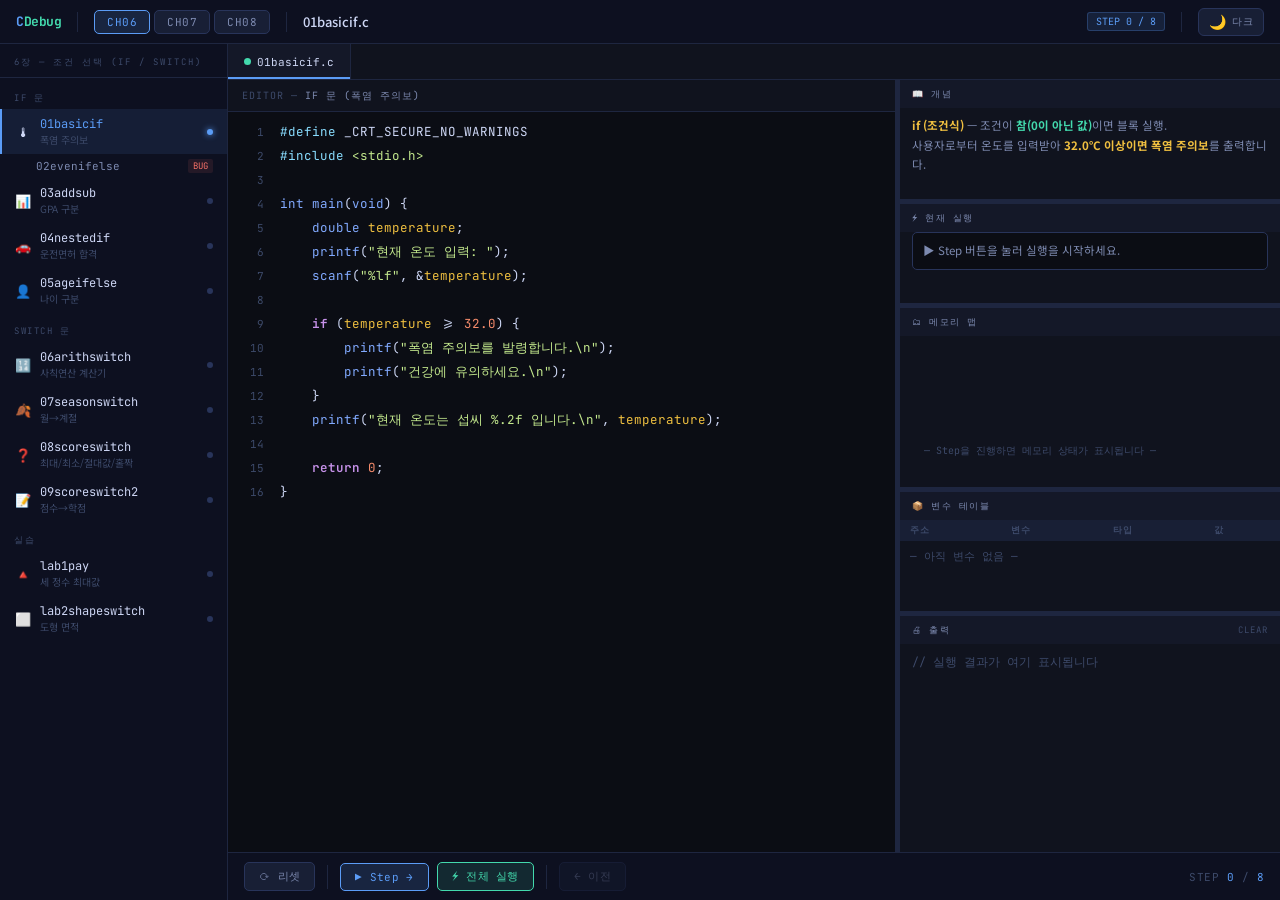
<file: index.html>
<!DOCTYPE html>
<html lang="ko" data-theme="dark">
<head>
<meta charset="UTF-8">
<meta name="viewport" content="width=device-width, initial-scale=1.0">
<title>C Debugger — 제어문 / 메모리 학습 도구</title>
<link href="https://fonts.googleapis.com/css2?family=JetBrains+Mono:ital,wght@0,300;0,400;0,600;0,700;1,400&family=Noto+Sans+KR:wght@300;400;500;700&display=swap" rel="stylesheet">
<link rel="stylesheet" href="shared/styles.css">
</head>
<body>

<!-- TOPBAR -->
<div class="topbar">
  <div class="topbar-logo">C<span>Debug</span></div>
  <div class="topbar-sep"></div>
  <div class="chapter-nav">
    <button class="chapter-tab active" data-chapter="ch06" onclick="selectChapter('ch06')">CH06</button>
    <button class="chapter-tab" data-chapter="ch07" onclick="selectChapter('ch07')">CH07</button>
    <button class="chapter-tab" data-chapter="ch08" onclick="selectChapter('ch08')">CH08</button>
  </div>
  <div class="topbar-sep"></div>
  <span class="topbar-title" id="topTitle">—</span>
  <span class="topbar-badge" id="topBadge">STEP 0 / 0</span>
  <div class="topbar-sep"></div>
  <button class="theme-toggle" id="themeToggle" onclick="toggleTheme()" title="다크/라이트 모드 전환">
    <span class="theme-toggle-icon" id="themeIcon">🌙</span>
    <span id="themeLabel">다크</span>
  </button>
</div>

<div class="layout">

  <!-- SIDEBAR -->
  <aside class="sidebar">
    <div class="sidebar-header" id="sidebarHeader">로드 중…</div>
    <div class="sidebar-scroll" id="sidebarScroll">
      <!-- 동적 생성: debugger.js renderSidebar() -->
    </div>
  </aside>

  <!-- MAIN -->
  <div class="main-area">

    <!-- TAB BAR -->
    <div class="tab-bar" id="tabBar">
      <div class="tab active" id="tabCode">
        <div class="tab-dot" style="background:var(--accent-g)"></div>
        <span id="tabCodeName">—</span>
      </div>
    </div>

    <!-- CONTENT SPLIT -->
    <div class="content-split" id="contentSplit">

      <!-- EDITOR -->
      <div class="editor-pane">
        <div class="pane-header">
          <span class="pane-title">EDITOR — <span class="pane-title-accent" id="editorTitle">—</span></span>
        </div>
        <div class="code-area" id="codeArea"></div>
      </div>

      <!-- VERTICAL RESIZER (에디터 ↔ 우측 패널) -->
      <div class="resizer resizer-v" id="resizerV" title="드래그하여 너비 조절"></div>

      <!-- RIGHT PANE -->
      <div class="right-pane" id="rightPane">

        <!-- CONCEPT -->
        <div class="info-panel resizable-panel" id="panelConcept" data-min="80" data-default="120">
          <div class="info-panel-header">
            <span class="info-panel-title">📖 개념</span>
          </div>
          <div class="info-panel-body">
            <div class="concept-body" id="conceptBody">로드 중…</div>
          </div>
        </div>
        <div class="resizer resizer-h" data-resize="panelConcept" title="드래그하여 높이 조절"></div>

        <!-- EXPLAIN -->
        <div class="info-panel resizable-panel" id="panelExplain" data-min="60" data-default="100">
          <div class="info-panel-header">
            <span class="info-panel-title">⚡ 현재 실행</span>
            <span id="condBadge"></span>
          </div>
          <div class="info-panel-body" style="padding:0">
            <div class="explain-box" id="explainBox">▶ Step 버튼을 눌러 실행을 시작하세요.</div>
          </div>
        </div>
        <div class="resizer resizer-h" data-resize="panelExplain" title="드래그하여 높이 조절"></div>

        <!-- MEMORY VISUALIZER -->
        <div class="info-panel resizable-panel" id="panelMemViz" data-min="80" data-default="180">
          <div class="info-panel-header">
            <span class="info-panel-title">🗂 메모리 맵</span>
            <span id="memVizByteLabel" style="font-family:'JetBrains Mono',monospace;font-size:9px;color:var(--accent-o);letter-spacing:0.5px"></span>
          </div>
          <div class="info-panel-body" style="padding:0">
            <div class="stack-viz-wrap" id="stackVizArea">
              <span style="font-family:'JetBrains Mono',monospace;font-size:10px;color:var(--text3);padding:8px">— Step 진행 시 표시 —</span>
            </div>
          </div>
        </div>
        <div class="resizer resizer-h" data-resize="panelMemViz" title="드래그하여 높이 조절"></div>

        <!-- VARIABLES -->
        <div class="info-panel resizable-panel" id="panelVars" data-min="60" data-default="120">
          <div class="info-panel-header">
            <span class="info-panel-title">📦 변수 테이블</span>
          </div>
          <div class="info-panel-body" style="padding:0">
            <div class="mem-scroll">
              <table class="mem-tbl">
                <thead>
                  <tr><th>주소</th><th>변수</th><th>타입</th><th>값</th></tr>
                </thead>
                <tbody id="memTable"></tbody>
              </table>
            </div>
          </div>
        </div>
        <div class="resizer resizer-h" data-resize="panelVars" title="드래그하여 높이 조절"></div>

        <!-- OUTPUT -->
        <div class="info-panel" style="flex:1;overflow:hidden;display:flex;flex-direction:column;border-bottom:none">
          <div class="info-panel-header" style="flex-shrink:0">
            <span class="info-panel-title">🖨 출력</span>
            <button onclick="clearOutput()" style="background:none;border:none;color:var(--text3);cursor:pointer;font-size:9px;letter-spacing:1px;text-transform:uppercase;font-family:'JetBrains Mono',monospace">CLEAR</button>
          </div>
          <div class="output-scroll" id="outputArea"><span class="output-dim">// 실행 결과가 여기 표시됩니다</span></div>
        </div>

      </div>
    </div>

    <!-- CONTROL BAR -->
    <div class="control-bar">
      <button class="ctrl-btn" onclick="resetDebug()" title="처음부터">⟳ 리셋</button>
      <div class="ctrl-sep"></div>
      <button class="ctrl-btn primary" id="btnStep" onclick="stepForward()">▶ Step →</button>
      <button class="ctrl-btn success" id="btnRun" onclick="runAll()">⚡ 전체 실행</button>
      <div class="ctrl-sep"></div>
      <button class="ctrl-btn" id="btnPrev" onclick="stepBack()" disabled>← 이전</button>
      <div class="step-counter">STEP <span id="stepNum">0</span> / <span id="stepTotal">0</span></div>
    </div>

  </div>
</div>

<script src="shared/debugger.js"></script>
</body>
</html>
</file>
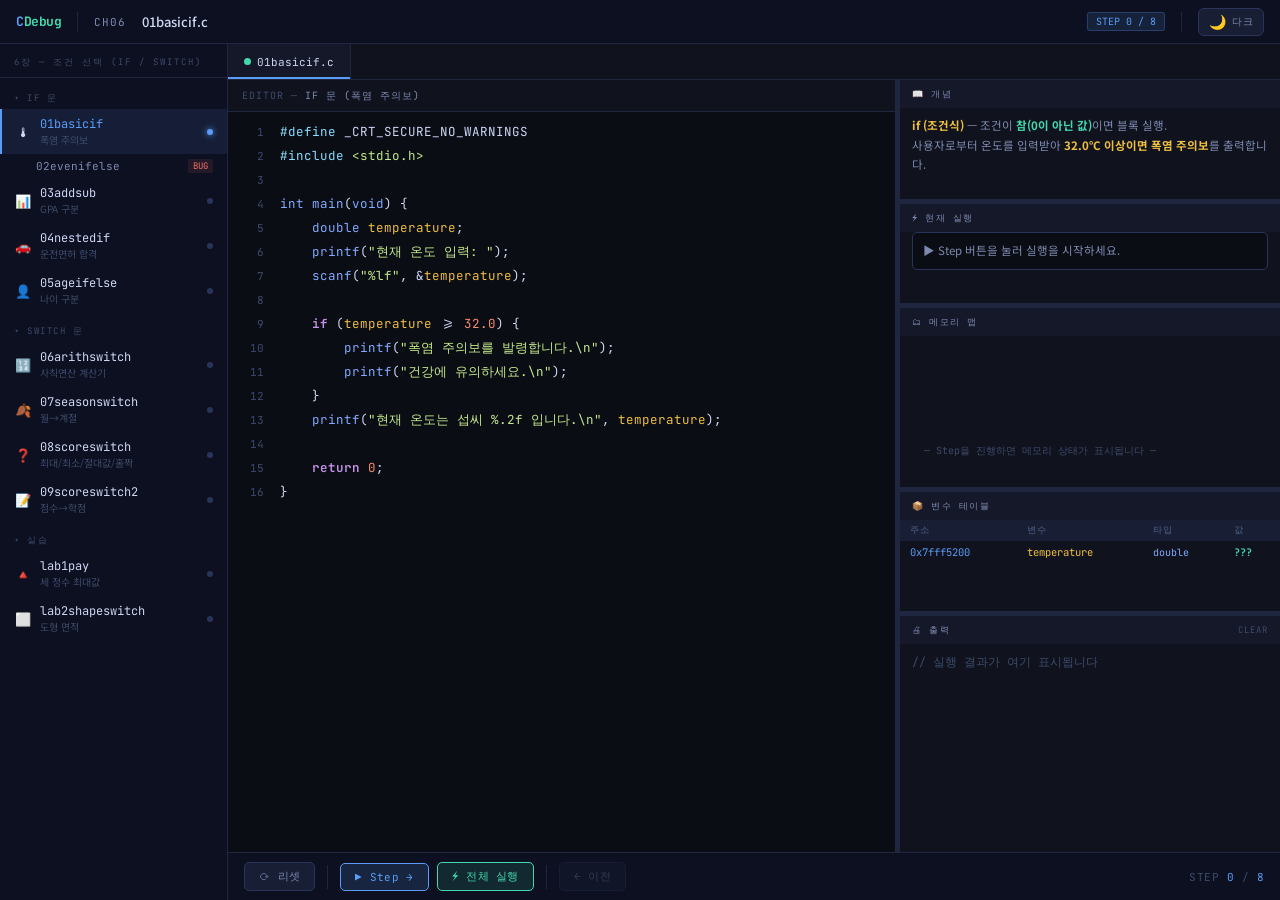
<file: src/chapter06/index.html>
<!DOCTYPE html>
<html lang="ko" data-theme="dark">
<head>
<meta charset="UTF-8">
<meta name="viewport" content="width=device-width, initial-scale=1.0">
<title>C 6장 - 제어문 (조건 선택)</title>
<link href="https://fonts.googleapis.com/css2?family=JetBrains+Mono:ital,wght@0,300;0,400;0,600;0,700;1,400&family=Noto+Sans+KR:wght@300;400;500;700&display=swap" rel="stylesheet">
<link rel="stylesheet" href="styles.css">
</head>
<body>

<!-- TOPBAR -->
<div class="topbar">
  <div class="topbar-logo">C<span>Debug</span></div>
  <div class="topbar-sep"></div>
  <span class="topbar-label">CH06</span>
  <span class="topbar-title" id="topTitle">01basicif.c</span>
  <span class="topbar-badge" id="topBadge">STEP 0 / 0</span>
  <div class="topbar-sep"></div>
  <button class="theme-toggle" id="themeToggle" onclick="toggleTheme()" title="다크/라이트 모드 전환">
    <span class="theme-toggle-icon" id="themeIcon">🌙</span>
    <span id="themeLabel">다크</span>
  </button>
</div>

<div class="layout">

  <!-- SIDEBAR -->
  <aside class="sidebar">
    <div class="sidebar-header">6장 — 조건 선택 (if / switch)</div>
    <div class="sidebar-scroll" id="sidebarScroll">
      <!-- 동적 생성: debugger.js renderSidebar() -->
    </div>
  </aside>

  <!-- MAIN -->
  <div class="main-area">

    <!-- TAB BAR -->
    <div class="tab-bar" id="tabBar">
      <div class="tab active" id="tabCode">
        <div class="tab-dot" style="background:var(--accent-g)"></div>
        <span id="tabCodeName">01basicif.c</span>
      </div>
    </div>

    <!-- CONTENT SPLIT -->
    <div class="content-split" id="contentSplit">

      <!-- EDITOR -->
      <div class="editor-pane">
        <div class="pane-header">
          <span class="pane-title">EDITOR — <span class="pane-title-accent" id="editorTitle">if 문 (폭염 주의보)</span></span>
        </div>
        <div class="code-area" id="codeArea"></div>
      </div>

      <!-- VERTICAL RESIZER (에디터 ↔ 우측 패널) -->
      <div class="resizer resizer-v" id="resizerV" title="드래그하여 너비 조절"></div>

      <!-- RIGHT PANE -->
      <div class="right-pane" id="rightPane">

        <!-- CONCEPT -->
        <div class="info-panel resizable-panel" id="panelConcept" data-min="80" data-default="120">
          <div class="info-panel-header">
            <span class="info-panel-title">📖 개념</span>
          </div>
          <div class="info-panel-body">
            <div class="concept-body" id="conceptBody">로드 중…</div>
          </div>
        </div>
        <div class="resizer resizer-h" data-resize="panelConcept" title="드래그하여 높이 조절"></div>

        <!-- EXPLAIN -->
        <div class="info-panel resizable-panel" id="panelExplain" data-min="60" data-default="100">
          <div class="info-panel-header">
            <span class="info-panel-title">⚡ 현재 실행</span>
            <span id="condBadge"></span>
          </div>
          <div class="info-panel-body" style="padding:0">
            <div class="explain-box" id="explainBox">▶ Step 버튼을 눌러 실행을 시작하세요.</div>
          </div>
        </div>
        <div class="resizer resizer-h" data-resize="panelExplain" title="드래그하여 높이 조절"></div>

        <!-- MEMORY VISUALIZER -->
        <div class="info-panel resizable-panel" id="panelMemViz" data-min="80" data-default="180">
          <div class="info-panel-header">
            <span class="info-panel-title">🗂 메모리 맵</span>
            <span id="memVizByteLabel" style="font-family:'JetBrains Mono',monospace;font-size:9px;color:var(--accent-o);letter-spacing:0.5px"></span>
          </div>
          <div class="info-panel-body" style="padding:0">
            <div class="stack-viz-wrap" id="stackVizArea">
              <span style="font-family:'JetBrains Mono',monospace;font-size:10px;color:var(--text3);padding:8px">— Step 진행 시 표시 —</span>
            </div>
          </div>
        </div>
        <div class="resizer resizer-h" data-resize="panelMemViz" title="드래그하여 높이 조절"></div>

        <!-- VARIABLES -->
        <div class="info-panel resizable-panel" id="panelVars" data-min="60" data-default="120">
          <div class="info-panel-header">
            <span class="info-panel-title">📦 변수 테이블</span>
          </div>
          <div class="info-panel-body" style="padding:0">
            <div class="mem-scroll">
              <table class="mem-tbl">
                <thead>
                  <tr><th>주소</th><th>변수</th><th>타입</th><th>값</th></tr>
                </thead>
                <tbody id="memTable"></tbody>
              </table>
            </div>
          </div>
        </div>
        <div class="resizer resizer-h" data-resize="panelVars" title="드래그하여 높이 조절"></div>

        <!-- OUTPUT -->
        <div class="info-panel" style="flex:1;overflow:hidden;display:flex;flex-direction:column;border-bottom:none">
          <div class="info-panel-header" style="flex-shrink:0">
            <span class="info-panel-title">🖨 출력</span>
            <button onclick="clearOutput()" style="background:none;border:none;color:var(--text3);cursor:pointer;font-size:9px;letter-spacing:1px;text-transform:uppercase;font-family:'JetBrains Mono',monospace">CLEAR</button>
          </div>
          <div class="output-scroll" id="outputArea"><span class="output-dim">// 실행 결과가 여기 표시됩니다</span></div>
        </div>

      </div>
    </div>

    <!-- CONTROL BAR -->
    <div class="control-bar">
      <button class="ctrl-btn" onclick="resetDebug()" title="처음부터">⟳ 리셋</button>
      <div class="ctrl-sep"></div>
      <button class="ctrl-btn primary" id="btnStep" onclick="stepForward()">▶ Step →</button>
      <button class="ctrl-btn success" id="btnRun" onclick="runAll()">⚡ 전체 실행</button>
      <div class="ctrl-sep"></div>
      <button class="ctrl-btn" id="btnPrev" onclick="stepBack()" disabled>← 이전</button>
      <div class="step-counter">STEP <span id="stepNum">0</span> / <span id="stepTotal">0</span></div>
    </div>

  </div>
</div>

<script src="topics.js"></script>
<script>
  window.CDEBUG_DEFAULT_TOPIC = 'basicif';
</script>
<script src="../shared/debugger.js"></script>
</body>
</html>
</file>
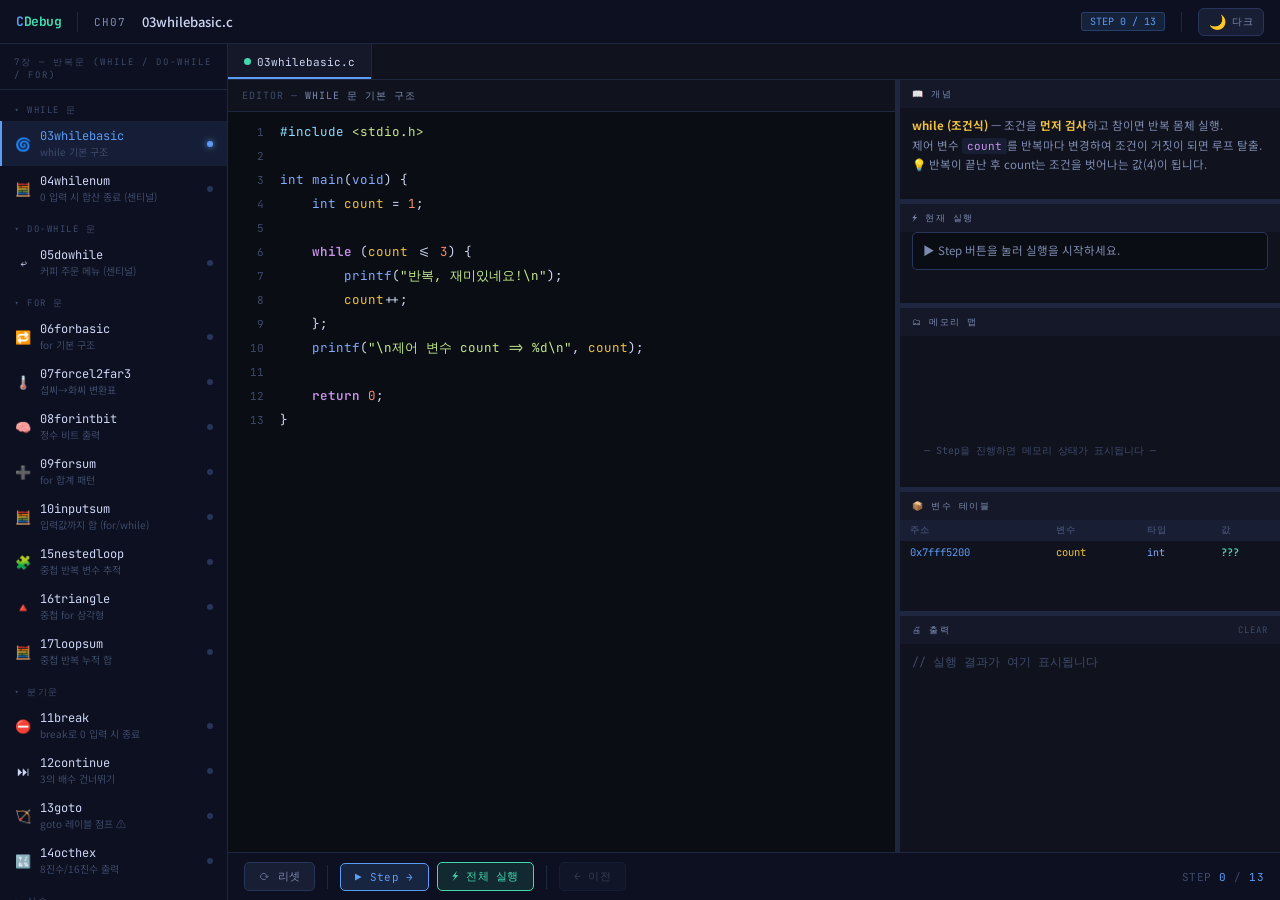
<file: src/chapter07/index.html>
<!DOCTYPE html>
<html lang="ko" data-theme="dark">
<head>
<meta charset="UTF-8">
<meta name="viewport" content="width=device-width, initial-scale=1.0">
<title>C 7장 - 반복문 (while / do-while / for / break / continue / goto)</title>
<link href="https://fonts.googleapis.com/css2?family=JetBrains+Mono:ital,wght@0,300;0,400;0,600;0,700;1,400&family=Noto+Sans+KR:wght@300;400;500;700&display=swap" rel="stylesheet">
<link rel="stylesheet" href="styles.css">
</head>
<body>

<!-- TOPBAR -->
<div class="topbar">
  <div class="topbar-logo">C<span>Debug</span></div>
  <div class="topbar-sep"></div>
  <span class="topbar-label">CH07</span>
  <span class="topbar-title" id="topTitle">03whilebasic.c</span>
  <span class="topbar-badge" id="topBadge">STEP 0 / 0</span>
  <div class="topbar-sep"></div>
  <button class="theme-toggle" id="themeToggle" onclick="toggleTheme()" title="다크/라이트 모드 전환">
    <span class="theme-toggle-icon" id="themeIcon">🌙</span>
    <span id="themeLabel">다크</span>
  </button>
</div>

<div class="layout">

  <!-- SIDEBAR -->
  <aside class="sidebar">
    <div class="sidebar-header">7장 — 반복문 (while / do-while / for)</div>
    <div class="sidebar-scroll" id="sidebarScroll">
      <!-- 동적 생성: debugger.js renderSidebar() -->
    </div>
  </aside>

  <!-- MAIN -->
  <div class="main-area">

    <!-- TAB BAR -->
    <div class="tab-bar" id="tabBar">
      <div class="tab active" id="tabCode">
        <div class="tab-dot" style="background:var(--accent-g)"></div>
        <span id="tabCodeName">03whilebasic.c</span>
      </div>
    </div>

    <!-- CONTENT SPLIT -->
    <div class="content-split" id="contentSplit">

      <!-- EDITOR -->
      <div class="editor-pane">
        <div class="pane-header">
          <span class="pane-title">EDITOR — <span class="pane-title-accent" id="editorTitle">while 문 기본 구조</span></span>
        </div>
        <div class="code-area" id="codeArea"></div>
      </div>

      <!-- VERTICAL RESIZER (에디터 ↔ 우측 패널) -->
      <div class="resizer resizer-v" id="resizerV" title="드래그하여 너비 조절"></div>

      <!-- RIGHT PANE -->
      <div class="right-pane" id="rightPane">

        <!-- CONCEPT -->
        <div class="info-panel resizable-panel" id="panelConcept" data-min="80" data-default="120">
          <div class="info-panel-header">
            <span class="info-panel-title">📖 개념</span>
          </div>
          <div class="info-panel-body">
            <div class="concept-body" id="conceptBody">로드 중…</div>
          </div>
        </div>
        <div class="resizer resizer-h" data-resize="panelConcept" title="드래그하여 높이 조절"></div>

        <!-- EXPLAIN -->
        <div class="info-panel resizable-panel" id="panelExplain" data-min="60" data-default="100">
          <div class="info-panel-header">
            <span class="info-panel-title">⚡ 현재 실행</span>
            <span id="condBadge"></span>
          </div>
          <div class="info-panel-body" style="padding:0">
            <div class="explain-box" id="explainBox">▶ Step 버튼을 눌러 실행을 시작하세요.</div>
          </div>
        </div>
        <div class="resizer resizer-h" data-resize="panelExplain" title="드래그하여 높이 조절"></div>

        <!-- MEMORY VISUALIZER -->
        <div class="info-panel resizable-panel" id="panelMemViz" data-min="80" data-default="180">
          <div class="info-panel-header">
            <span class="info-panel-title">🗂 메모리 맵</span>
            <span id="memVizByteLabel" style="font-family:'JetBrains Mono',monospace;font-size:9px;color:var(--accent-o);letter-spacing:0.5px"></span>
          </div>
          <div class="info-panel-body" style="padding:0">
            <div class="stack-viz-wrap" id="stackVizArea">
              <span style="font-family:'JetBrains Mono',monospace;font-size:10px;color:var(--text3);padding:8px">— Step 진행 시 표시 —</span>
            </div>
          </div>
        </div>
        <div class="resizer resizer-h" data-resize="panelMemViz" title="드래그하여 높이 조절"></div>

        <!-- VARIABLES -->
        <div class="info-panel resizable-panel" id="panelVars" data-min="60" data-default="120">
          <div class="info-panel-header">
            <span class="info-panel-title">📦 변수 테이블</span>
          </div>
          <div class="info-panel-body" style="padding:0">
            <div class="mem-scroll">
              <table class="mem-tbl">
                <thead>
                  <tr><th>주소</th><th>변수</th><th>타입</th><th>값</th></tr>
                </thead>
                <tbody id="memTable"></tbody>
              </table>
            </div>
          </div>
        </div>
        <div class="resizer resizer-h" data-resize="panelVars" title="드래그하여 높이 조절"></div>

        <!-- OUTPUT -->
        <div class="info-panel" style="flex:1;overflow:hidden;display:flex;flex-direction:column;border-bottom:none">
          <div class="info-panel-header" style="flex-shrink:0">
            <span class="info-panel-title">🖨 출력</span>
            <button onclick="clearOutput()" style="background:none;border:none;color:var(--text3);cursor:pointer;font-size:9px;letter-spacing:1px;text-transform:uppercase;font-family:'JetBrains Mono',monospace">CLEAR</button>
          </div>
          <div class="output-scroll" id="outputArea"><span class="output-dim">// 실행 결과가 여기 표시됩니다</span></div>
        </div>

      </div>
    </div>

    <!-- CONTROL BAR -->
    <div class="control-bar">
      <button class="ctrl-btn" onclick="resetDebug()" title="처음부터">⟳ 리셋</button>
      <div class="ctrl-sep"></div>
      <button class="ctrl-btn primary" id="btnStep" onclick="stepForward()">▶ Step →</button>
      <button class="ctrl-btn success" id="btnRun" onclick="runAll()">⚡ 전체 실행</button>
      <div class="ctrl-sep"></div>
      <button class="ctrl-btn" id="btnPrev" onclick="stepBack()" disabled>← 이전</button>
      <div class="step-counter">STEP <span id="stepNum">0</span> / <span id="stepTotal">0</span></div>
    </div>

  </div>
</div>

<script src="topics.js"></script>
<script>
  window.CDEBUG_DEFAULT_TOPIC = 'whilebasic';
</script>
<script src="../shared/debugger.js"></script>
</body>
</html>
</file>
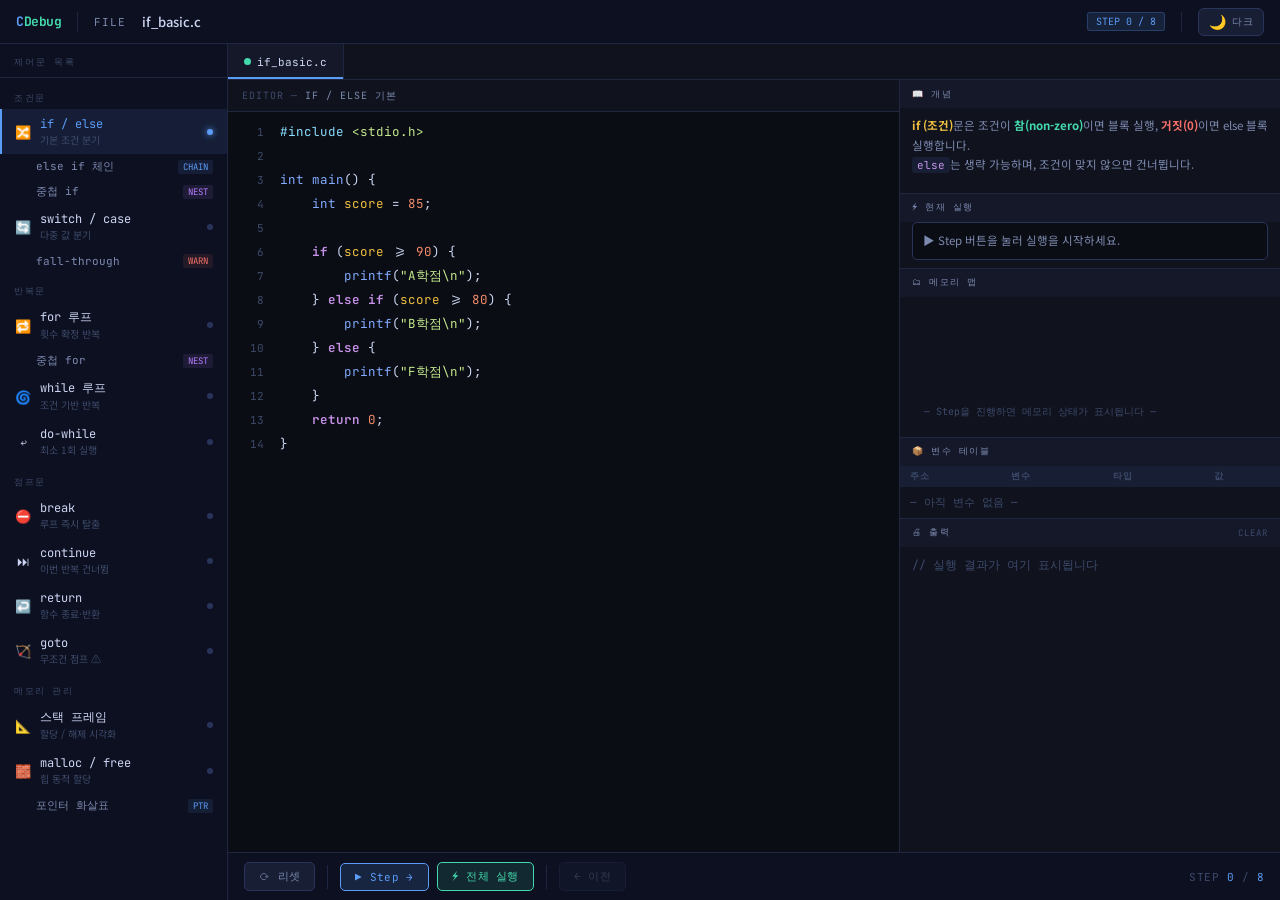
<file: src/sample/index.html>
<!DOCTYPE html>
<html lang="ko" data-theme="dark">
<head>
<meta charset="UTF-8">
<meta name="viewport" content="width=device-width, initial-scale=1.0">
<title>C 제어문 디버거</title>
<link href="https://fonts.googleapis.com/css2?family=JetBrains+Mono:ital,wght@0,300;0,400;0,600;0,700;1,400&family=Noto+Sans+KR:wght@300;400;500;700&display=swap" rel="stylesheet">
<link rel="stylesheet" href="styles.css">
</head>
<body>

<!-- TOPBAR -->
<div class="topbar">
  <div class="topbar-logo">C<span>Debug</span></div>
  <div class="topbar-sep"></div>
  <span class="topbar-label">FILE</span>
  <span class="topbar-title" id="topTitle">control_flow.c</span>
  <span class="topbar-badge" id="topBadge">STEP 0 / 0</span>
  <div class="topbar-sep"></div>
  <button class="theme-toggle" id="themeToggle" onclick="toggleTheme()" title="다크/라이트 모드 전환">
    <span class="theme-toggle-icon" id="themeIcon">🌙</span>
    <span id="themeLabel">다크</span>
  </button>
</div>

<div class="layout">

  <!-- SIDEBAR -->
  <aside class="sidebar">
    <div class="sidebar-header">제어문 목록</div>
    <div class="sidebar-scroll" id="sidebarScroll">
      <!-- 동적 생성: debugger.js renderSidebar() -->
    </div>
  </aside>

  <!-- MAIN -->
  <div class="main-area">

    <!-- TAB BAR -->
    <div class="tab-bar" id="tabBar">
      <div class="tab active" id="tabCode">
        <div class="tab-dot" style="background:var(--accent-g)"></div>
        <span id="tabCodeName">if_basic.c</span>
      </div>
    </div>

    <!-- CONTENT SPLIT -->
    <div class="content-split">

      <!-- EDITOR -->
      <div class="editor-pane">
        <div class="pane-header">
          <span class="pane-title">EDITOR — <span class="pane-title-accent" id="editorTitle">if / else 기본</span></span>
        </div>
        <div class="code-area" id="codeArea"></div>
      </div>

      <!-- RIGHT PANE -->
      <div class="right-pane">

        <!-- CONCEPT -->
        <div class="info-panel">
          <div class="info-panel-header">
            <span class="info-panel-title">📖 개념</span>
          </div>
          <div class="info-panel-body">
            <div class="concept-body" id="conceptBody">로드 중…</div>
          </div>
        </div>

        <!-- EXPLAIN -->
        <div class="info-panel">
          <div class="info-panel-header">
            <span class="info-panel-title">⚡ 현재 실행</span>
            <span id="condBadge"></span>
          </div>
          <div class="info-panel-body" style="padding:0">
            <div class="explain-box" id="explainBox">▶ Step 버튼을 눌러 실행을 시작하세요.</div>
          </div>
        </div>

        <!-- MEMORY VISUALIZER -->
        <div class="info-panel" id="memVizPanel">
          <div class="info-panel-header">
            <span class="info-panel-title">🗂 메모리 맵</span>
            <span id="memVizByteLabel" style="font-family:'JetBrains Mono',monospace;font-size:9px;color:var(--accent-o);letter-spacing:0.5px"></span>
          </div>
          <div class="info-panel-body" style="padding:0">
            <div class="stack-viz-wrap" id="stackVizArea">
              <span style="font-family:'JetBrains Mono',monospace;font-size:10px;color:var(--text3);padding:8px">— Step 진행 시 표시 —</span>
            </div>
          </div>
        </div>

        <!-- VARIABLES -->
        <div class="info-panel">
          <div class="info-panel-header">
            <span class="info-panel-title">📦 변수 테이블</span>
          </div>
          <div class="info-panel-body" style="padding:0">
            <div class="mem-scroll">
              <table class="mem-tbl">
                <thead>
                  <tr><th>주소</th><th>변수</th><th>타입</th><th>값</th></tr>
                </thead>
                <tbody id="memTable"></tbody>
              </table>
            </div>
          </div>
        </div>

        <!-- OUTPUT -->
        <div class="info-panel" style="flex:1;overflow:hidden;display:flex;flex-direction:column;border-bottom:none">
          <div class="info-panel-header" style="flex-shrink:0">
            <span class="info-panel-title">🖨 출력</span>
            <button onclick="clearOutput()" style="background:none;border:none;color:var(--text3);cursor:pointer;font-size:9px;letter-spacing:1px;text-transform:uppercase;font-family:'JetBrains Mono',monospace">CLEAR</button>
          </div>
          <div class="output-scroll" id="outputArea"><span class="output-dim">// 실행 결과가 여기 표시됩니다</span></div>
        </div>

      </div>
    </div>

    <!-- CONTROL BAR -->
    <div class="control-bar">
      <button class="ctrl-btn" onclick="resetDebug()" title="처음부터">⟳ 리셋</button>
      <div class="ctrl-sep"></div>
      <button class="ctrl-btn primary" id="btnStep" onclick="stepForward()">▶ Step →</button>
      <button class="ctrl-btn success" id="btnRun" onclick="runAll()">⚡ 전체 실행</button>
      <div class="ctrl-sep"></div>
      <button class="ctrl-btn" id="btnPrev" onclick="stepBack()" disabled>← 이전</button>
      <div class="step-counter">STEP <span id="stepNum">0</span> / <span id="stepTotal">0</span></div>
    </div>

  </div>
</div>

<script src="topics.js"></script>
<script src="debugger.js"></script>
</body>
</html>
</file>
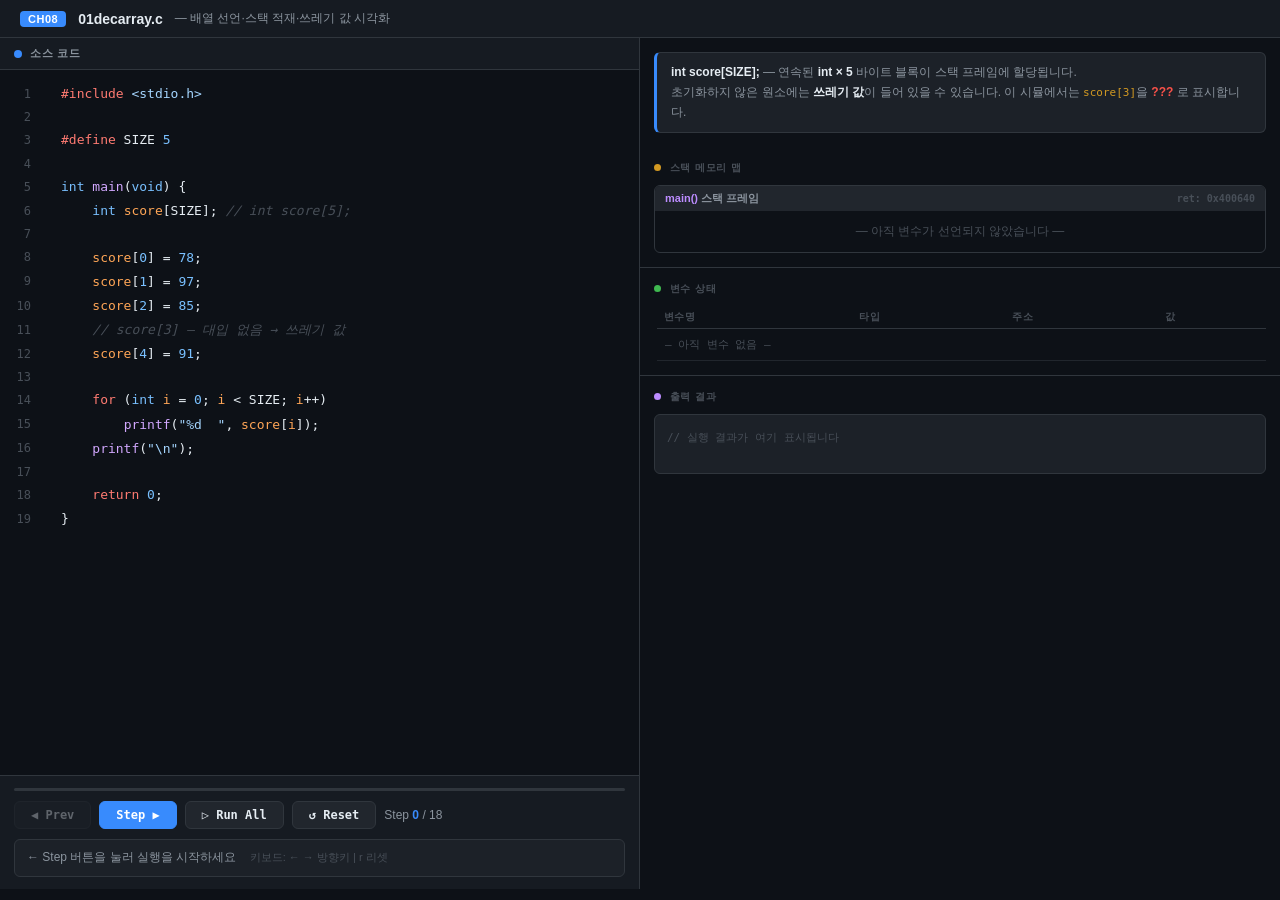
<file: src/chapter08/01decarray_viz.html>
<!DOCTYPE html>
<html lang="ko">
<head>
<meta charset="UTF-8">
<meta name="viewport" content="width=device-width, initial-scale=1.0">
<title>01decarray.c — 메모리 적재 시각화</title>
<style>
  :root {
    --bg0: #0d1117;
    --bg1: #161b22;
    --bg2: #1c2128;
    --bg3: #21262d;
    --bg4: #30363d;
    --text1: #e6edf3;
    --text2: #8b949e;
    --text3: #484f58;
    --accent-b: #388bfd;
    --accent-g: #3fb950;
    --accent-y: #d29922;
    --accent-r: #f85149;
    --accent-p: #bc8cff;
    --hl-exec: rgba(56, 139, 253, 0.15);
    --hl-exec-border: rgba(56, 139, 253, 0.5);
    --changed: rgba(61, 185, 80, 0.18);
    --changed-border: rgba(61, 185, 80, 0.6);
    --highlight-mem: rgba(210, 153, 34, 0.22);
    --highlight-mem-border: rgba(210, 153, 34, 0.8);
    --font-mono: 'JetBrains Mono', 'Fira Code', 'Consolas', monospace;
    --font-sans: -apple-system, BlinkMacSystemFont, 'Segoe UI', sans-serif;
  }
  * { box-sizing: border-box; margin: 0; padding: 0; }
  html, body { height: 100%; background: var(--bg0); color: var(--text1); font-family: var(--font-sans); }

  /* ── TOPBAR ── */
  .topbar {
    display: flex; align-items: center; gap: 12px;
    padding: 10px 20px; background: var(--bg1);
    border-bottom: 1px solid var(--bg4);
    position: sticky; top: 0; z-index: 10;
  }
  .topbar .badge { background: var(--accent-b); color: #fff; font-size: 11px; font-weight: 700; padding: 2px 8px; border-radius: 4px; letter-spacing: .5px; }
  .topbar .title { font-size: 14px; font-weight: 600; color: var(--text1); }
  .topbar .subtitle { font-size: 12px; color: var(--text2); }

  /* ── MAIN LAYOUT ── */
  .main {
    display: grid;
    grid-template-columns: 1fr 1fr;
    grid-template-rows: 1fr auto;
    height: calc(100vh - 49px);
    gap: 0;
  }

  /* ── LEFT PANEL ── */
  .left-panel {
    display: flex; flex-direction: column;
    border-right: 1px solid var(--bg4);
    overflow: hidden;
  }
  .panel-head {
    display: flex; align-items: center; gap: 8px;
    padding: 8px 14px; background: var(--bg1);
    border-bottom: 1px solid var(--bg4);
    font-size: 11px; font-weight: 600; color: var(--text2);
    text-transform: uppercase; letter-spacing: .8px;
    flex-shrink: 0;
  }
  .panel-head .dot { width: 8px; height: 8px; border-radius: 50%; }
  .dot-blue { background: var(--accent-b); }
  .dot-green { background: var(--accent-g); }
  .dot-yellow { background: var(--accent-y); }
  .dot-purple { background: var(--accent-p); }
  .dot-red { background: var(--accent-r); }

  .code-area {
    flex: 1; overflow-y: auto;
    padding: 12px 0; font-family: var(--font-mono); font-size: 13px;
    line-height: 1.7;
  }
  .code-line {
    display: flex; align-items: center;
    padding: 1px 0; border-left: 3px solid transparent;
    transition: background .15s, border-color .15s;
  }
  .code-line.hl-exec {
    background: var(--hl-exec);
    border-left-color: var(--accent-b);
  }
  .line-gutter {
    display: flex; align-items: center; justify-content: flex-end;
    width: 52px; padding-right: 8px; flex-shrink: 0;
    color: var(--text3); font-size: 12px; gap: 4px;
  }
  .line-num { min-width: 20px; text-align: right; }
  .exec-arrow { width: 12px; color: var(--accent-b); font-size: 10px; }
  .line-code { padding-left: 6px; white-space: pre; color: var(--text1); }

  /* syntax colors */
  .kw  { color: #ff7b72; }
  .ty  { color: #79c0ff; }
  .fn-c{ color: #d2a8ff; }
  .nm  { color: #79c0ff; }
  .st  { color: #a5d6ff; }
  .pp  { color: #ff7b72; }
  .vr  { color: #ffa657; }
  .cm  { color: var(--text3); font-style: italic; }

  /* ── CONTROLS ── */
  .controls {
    padding: 12px 14px; border-top: 1px solid var(--bg4);
    background: var(--bg1); flex-shrink: 0;
  }
  .ctrl-row {
    display: flex; align-items: center; gap: 8px; margin-bottom: 10px;
  }
  .btn {
    padding: 6px 16px; border-radius: 6px; border: 1px solid var(--bg4);
    font-size: 12px; font-weight: 600; cursor: pointer;
    background: var(--bg3); color: var(--text1);
    transition: background .15s, border-color .15s;
    font-family: var(--font-mono);
  }
  .btn:hover { background: var(--bg4); }
  .btn:disabled { opacity: .35; cursor: not-allowed; }
  .btn-primary { background: var(--accent-b); color: #fff; border-color: var(--accent-b); }
  .btn-primary:hover { background: #1a7fe0; }
  .step-info { font-size: 12px; color: var(--text2); }
  .step-num  { color: var(--accent-b); font-weight: 700; }
  .progress-bar {
    height: 3px; background: var(--bg4); border-radius: 2px; overflow: hidden; margin-bottom: 10px;
  }
  .progress-fill {
    height: 100%; background: var(--accent-b); border-radius: 2px;
    transition: width .3s ease;
  }
  .explain-box {
    background: var(--bg2); border: 1px solid var(--bg4);
    border-radius: 6px; padding: 8px 12px;
    font-size: 12px; line-height: 1.6; color: var(--text2); min-height: 38px;
  }
  .explain-box b { color: var(--text1); }
  .explain-box code { color: var(--accent-y); font-family: var(--font-mono); font-size: 11px; }

  /* ── RIGHT PANEL ── */
  .right-panel {
    display: flex; flex-direction: column; overflow: hidden;
  }
  .right-scroll { flex: 1; overflow-y: auto; }

  /* ── MEMORY MAP ── */
  .mem-section { padding: 14px; border-bottom: 1px solid var(--bg4); }
  .section-title {
    font-size: 10px; font-weight: 700; color: var(--text3);
    text-transform: uppercase; letter-spacing: .8px; margin-bottom: 10px;
  }

  .stack-frame {
    border: 1px solid var(--bg4); border-radius: 6px; overflow: hidden;
  }
  .frame-header {
    background: var(--bg3); padding: 5px 10px;
    font-size: 11px; font-weight: 600; color: var(--text2);
    display: flex; justify-content: space-between; align-items: center;
  }
  .frame-fn { color: var(--accent-p); }
  .frame-ret { font-size: 10px; color: var(--text3); font-family: var(--font-mono); }

  .mem-cells {
    display: flex; flex-direction: column; gap: 0;
  }
  .mem-cell {
    display: grid;
    grid-template-columns: 100px 1fr 1fr;
    align-items: center;
    padding: 5px 10px;
    border-top: 1px solid var(--bg4);
    font-family: var(--font-mono); font-size: 12px;
    transition: background .25s, border-left-color .25s;
    border-left: 3px solid transparent;
  }
  .mem-cell.allocated {
    animation: cellIn .3s ease forwards;
  }
  .mem-cell.changed {
    background: var(--highlight-mem);
    border-left-color: var(--accent-y);
  }
  .mem-cell.garbage .mem-val { color: var(--accent-r); opacity: .6; }
  .mem-cell .mem-addr { color: var(--text3); font-size: 11px; }
  .mem-cell .mem-name { color: var(--accent-y); font-size: 12px; }
  .mem-cell .mem-val  { color: var(--accent-g); font-size: 13px; font-weight: 600; text-align: right; }
  .mem-divider { height: 1px; background: var(--bg3); }

  @keyframes cellIn {
    from { opacity: 0; transform: translateX(-6px); }
    to   { opacity: 1; transform: translateX(0); }
  }

  /* ── VAR TABLE ── */
  .var-section { padding: 14px; border-bottom: 1px solid var(--bg4); }
  .var-table {
    width: 100%; border-collapse: collapse;
    font-family: var(--font-mono); font-size: 12px;
  }
  .var-table th {
    text-align: left; padding: 4px 8px;
    color: var(--text3); font-size: 10px; text-transform: uppercase;
    letter-spacing: .5px; border-bottom: 1px solid var(--bg4);
  }
  .var-table td { padding: 5px 8px; border-bottom: 1px solid var(--bg3); }
  .var-table tr.changed-row td { background: var(--changed); }
  .var-table tr.changed-row td:first-child { border-left: 3px solid var(--accent-g); }
  .var-table tr td:first-child { border-left: 3px solid transparent; }
  .td-name  { color: var(--accent-y); }
  .td-type  { color: var(--accent-b); }
  .td-addr  { color: var(--text3); font-size: 11px; }
  .td-val   { color: var(--accent-g); font-weight: 600; }
  .td-val.garbage { color: var(--accent-r); opacity: .7; }
  .empty-row td { color: var(--text3); font-size: 11px; padding: 8px; }

  /* ── OUTPUT ── */
  .out-section { padding: 14px; }
  .output-area {
    background: var(--bg2); border: 1px solid var(--bg4);
    border-radius: 6px; padding: 10px 12px;
    font-family: var(--font-mono); font-size: 13px; line-height: 1.8;
    min-height: 60px; max-height: 160px; overflow-y: auto;
    color: var(--accent-g);
    white-space: pre-wrap;
  }
  .output-dim { color: var(--text3); font-size: 11px; }
  .output-stream { white-space: pre-wrap; word-break: break-all; }
  .output-cur { color: var(--accent-y); }

  /* ── CONCEPT BANNER ── */
  .concept-banner {
    margin: 14px; padding: 10px 14px;
    background: var(--bg2); border: 1px solid var(--bg4);
    border-left: 3px solid var(--accent-b);
    border-radius: 6px; font-size: 12px; line-height: 1.65; color: var(--text2);
  }
  .concept-banner b { color: var(--text1); }
  .concept-banner code { color: var(--accent-y); font-family: var(--font-mono); font-size: 11px; }

  /* scrollbar */
  ::-webkit-scrollbar { width: 6px; height: 6px; }
  ::-webkit-scrollbar-track { background: transparent; }
  ::-webkit-scrollbar-thumb { background: var(--bg4); border-radius: 3px; }
</style>
</head>
<body>

<div class="topbar">
  <span class="badge">CH08</span>
  <span class="title">01decarray.c</span>
  <span class="subtitle">— 배열 선언·스택 적재·쓰레기 값 시각화</span>
</div>

<div class="main">
  <!-- LEFT: CODE + CONTROLS -->
  <div class="left-panel">
    <div class="panel-head">
      <span class="dot dot-blue"></span>
      소스 코드
    </div>
    <div class="code-area" id="codeArea"></div>
    <div class="controls">
      <div class="progress-bar">
        <div class="progress-fill" id="progressFill"></div>
      </div>
      <div class="ctrl-row">
        <button class="btn" id="btnPrev" onclick="stepBack()">◀ Prev</button>
        <button class="btn btn-primary" id="btnStep" onclick="stepForward()">Step ▶</button>
        <button class="btn" id="btnRun" onclick="runAll()">▷ Run All</button>
        <button class="btn" onclick="resetDebug()">↺ Reset</button>
        <span class="step-info">
          Step <span class="step-num" id="stepNum">0</span> / <span id="stepTotal">0</span>
        </span>
      </div>
      <div class="explain-box" id="explainBox">
        ← Step 버튼을 눌러 실행을 시작하세요 &nbsp;&nbsp; <span style="color:var(--text3);font-size:11px">키보드: ← → 방향키 | r 리셋</span>
      </div>
    </div>
  </div>

  <!-- RIGHT: MEMORY + VARS + OUTPUT -->
  <div class="right-panel">
    <div class="right-scroll">
      <div class="concept-banner" id="conceptBanner">
        <b>int score[SIZE];</b> — 연속된 <b>int × 5</b> 바이트 블록이 스택 프레임에 할당됩니다.<br>
        초기화하지 않은 원소에는 <b>쓰레기 값</b>이 들어 있을 수 있습니다.
        이 시뮬에서는 <code>score[3]</code>을 <b style="color:#f85149">???</b> 로 표시합니다.
      </div>

      <!-- MEMORY MAP -->
      <div class="mem-section">
        <div class="section-title">
          <span class="dot dot-yellow" style="display:inline-block;width:7px;height:7px;border-radius:50%;margin-right:5px;"></span>
          스택 메모리 맵
        </div>
        <div class="stack-frame" id="stackFrame">
          <div class="frame-header">
            <span><span class="frame-fn">main()</span> 스택 프레임</span>
            <span class="frame-ret">ret: 0x400640</span>
          </div>
          <div class="mem-cells" id="memCells">
            <div style="padding:12px;color:var(--text3);font-size:12px;text-align:center">
              — 아직 변수가 선언되지 않았습니다 —
            </div>
          </div>
        </div>
      </div>

      <!-- VAR TABLE -->
      <div class="var-section">
        <div class="section-title">
          <span class="dot dot-green" style="display:inline-block;width:7px;height:7px;border-radius:50%;margin-right:5px;"></span>
          변수 상태
        </div>
        <table class="var-table">
          <thead>
            <tr>
              <th>변수명</th>
              <th>타입</th>
              <th>주소</th>
              <th>값</th>
            </tr>
          </thead>
          <tbody id="varTableBody">
            <tr class="empty-row"><td colspan="4">— 아직 변수 없음 —</td></tr>
          </tbody>
        </table>
      </div>

      <!-- OUTPUT -->
      <div class="out-section">
        <div class="section-title">
          <span class="dot dot-purple" style="display:inline-block;width:7px;height:7px;border-radius:50%;margin-right:5px;"></span>
          출력 결과
        </div>
        <div class="output-area" id="outputArea">
          <span class="output-dim">// 실행 결과가 여기 표시됩니다</span>
        </div>
      </div>
    </div>
  </div>
</div>

<script>
// ══════════════════════════════════════════════════════
//  CODE LINES
// ══════════════════════════════════════════════════════
const CODE_LINES = [
  { text: `<span class="pp">#include</span> <span class="st">&lt;stdio.h&gt;</span>` },
  { text: `` },
  { text: `<span class="pp">#define</span> SIZE <span class="nm">5</span>` },
  { text: `` },
  { text: `<span class="ty">int</span> <span class="fn-c">main</span>(<span class="ty">void</span>) {` },
  { id: 'decl', text: `    <span class="ty">int</span> <span class="vr">score</span>[SIZE]; <span class="cm">// int score[5];</span>` },
  { text: `` },
  { id: 'a0',   text: `    <span class="vr">score</span>[<span class="nm">0</span>] = <span class="nm">78</span>;` },
  { id: 'a1',   text: `    <span class="vr">score</span>[<span class="nm">1</span>] = <span class="nm">97</span>;` },
  { id: 'a2',   text: `    <span class="vr">score</span>[<span class="nm">2</span>] = <span class="nm">85</span>;` },
  { text: `    <span class="cm">// score[3] — 대입 없음 → 쓰레기 값</span>` },
  { id: 'a4',   text: `    <span class="vr">score</span>[<span class="nm">4</span>] = <span class="nm">91</span>;` },
  { text: `` },
  { id: 'forh', text: `    <span class="kw">for</span> (<span class="ty">int</span> <span class="vr">i</span> = <span class="nm">0</span>; <span class="vr">i</span> &lt; SIZE; <span class="vr">i</span>++)` },
  { id: 'pr',   text: `        <span class="fn-c">printf</span>(<span class="st">"%d  "</span>, <span class="vr">score</span>[<span class="vr">i</span>]);` },
  { id: 'nl',   text: `    <span class="fn-c">printf</span>(<span class="st">"\\n"</span>);` },
  { text: `` },
  { id: 'ret',  text: `    <span class="kw">return</span> <span class="nm">0</span>;` },
  { text: `}` },
];

// ══════════════════════════════════════════════════════
//  STEP DATA
//  mem: array of { name, addr, val, highlight }
//  i variable included when relevant
// ══════════════════════════════════════════════════════
const BASE = 0x7fff5200;
function scoreAddr(k) { return '0x' + (BASE + k * 4).toString(16); }
const I_ADDR = '0x7fff5214';

function makeScore(vals, hi) {
  return vals.map((v, k) => ({
    name: `score[${k}]`,
    type: 'int',
    addr: scoreAddr(k),
    val: v,
    highlight: hi === k,
  }));
}

const STEPS = [
  {
    line: 'decl', type: 'exec',
    explain: '<b>int score[SIZE];</b> — 스택에 <b>int × 5 = 20 바이트</b> 연속 블록이 할당됩니다. 아직 값이 기록되지 않아 모든 원소는 <b style="color:#f85149">???</b>(쓰레기 값)입니다.',
    mem: makeScore(['???','???','???','???','???'], null),
    vars: { 'score[0]':'???','score[1]':'???','score[2]':'???','score[3]':'???','score[4]':'???' },
    output: null,
  },
  {
    line: 'a0', type: 'exec',
    explain: '<b>score[0] = 78</b> — 첫 번째 원소(<code>score[0]</code>, addr <code>0x7fff5200</code>)에 값 78이 기록됩니다.',
    mem: makeScore([78,'???','???','???','???'], 0),
    vars: { 'score[0]': 78 },
    output: null,
  },
  {
    line: 'a1', type: 'exec',
    explain: '<b>score[1] = 97</b> — <code>score[1]</code>(<code>0x7fff5204</code>)에 97 기록.',
    mem: makeScore([78, 97,'???','???','???'], 1),
    vars: { 'score[1]': 97 },
    output: null,
  },
  {
    line: 'a2', type: 'exec',
    explain: '<b>score[2] = 85</b> — <code>score[2]</code>(<code>0x7fff5208</code>)에 85 기록.',
    mem: makeScore([78, 97, 85,'???','???'], 2),
    vars: { 'score[2]': 85 },
    output: null,
  },
  {
    line: 'a4', type: 'exec',
    explain: '<b>score[4] = 91</b> — <code>score[4]</code>(<code>0x7fff520c</code>)에 91 기록. <code>score[3]</code>은 여전히 <b style="color:#f85149">쓰레기 값</b>.',
    mem: makeScore([78, 97, 85,'???', 91], 4),
    vars: { 'score[4]': 91 },
    output: null,
  },
  {
    line: 'forh', type: 'exec',
    explain: '<b>for</b> 초기화 — <code>i = 0</code> 선언, 조건 <code>i &lt; 5</code> → 참, 본문으로 진입.',
    mem: makeScore([78, 97, 85,'???', 91], null).concat([
      { name:'i', type:'int', addr: I_ADDR, val: 0, highlight: true }
    ]),
    vars: { i: 0 },
    output: null,
  },
  {
    line: 'pr', type: 'exec',
    explain: '<b>printf("%d  ", score[0])</b> — <code>i=0</code>, <code>score[0]=78</code> 출력.',
    mem: null,
    vars: {},
    output: '78  ',
  },
  {
    line: 'forh', type: 'exec',
    explain: '<b>i++</b> → <code>i=1</code>, 조건 참.',
    mem: makeScore([78, 97, 85,'???', 91], null).concat([
      { name:'i', type:'int', addr: I_ADDR, val: 1, highlight: true }
    ]),
    vars: { i: 1 },
    output: null,
  },
  {
    line: 'pr', type: 'exec',
    explain: '<b>printf</b> — <code>i=1</code>, <code>score[1]=97</code> 출력.',
    mem: null,
    vars: {},
    output: '97  ',
  },
  {
    line: 'forh', type: 'exec',
    explain: '<b>i++</b> → <code>i=2</code>, 조건 참.',
    mem: makeScore([78, 97, 85,'???', 91], null).concat([
      { name:'i', type:'int', addr: I_ADDR, val: 2, highlight: true }
    ]),
    vars: { i: 2 },
    output: null,
  },
  {
    line: 'pr', type: 'exec',
    explain: '<b>printf</b> — <code>i=2</code>, <code>score[2]=85</code> 출력.',
    mem: null,
    vars: {},
    output: '85  ',
  },
  {
    line: 'forh', type: 'exec',
    explain: '<b>i++</b> → <code>i=3</code>, 조건 참. 주의: <code>score[3]</code>은 <b style="color:#f85149">쓰레기 값</b>!',
    mem: makeScore([78, 97, 85,'???', 91], null).concat([
      { name:'i', type:'int', addr: I_ADDR, val: 3, highlight: true }
    ]),
    vars: { i: 3 },
    output: null,
  },
  {
    line: 'pr', type: 'exec',
    explain: '<b>printf</b> — <code>i=3</code>, <code>score[3]=???</code> → 시뮬: <b style="color:#f85149">32679</b> (미정의 동작).',
    mem: null,
    vars: {},
    output: '32679  ',
  },
  {
    line: 'forh', type: 'exec',
    explain: '<b>i++</b> → <code>i=4</code>, 조건 참.',
    mem: makeScore([78, 97, 85,'???', 91], null).concat([
      { name:'i', type:'int', addr: I_ADDR, val: 4, highlight: true }
    ]),
    vars: { i: 4 },
    output: null,
  },
  {
    line: 'pr', type: 'exec',
    explain: '<b>printf</b> — <code>i=4</code>, <code>score[4]=91</code> 출력.',
    mem: null,
    vars: {},
    output: '91  ',
  },
  {
    line: 'forh', type: 'exec',
    explain: '<b>i++</b> → <code>i=5</code>, 조건 <code>i &lt; 5</code> → <b>거짓</b>. 루프 종료.',
    mem: makeScore([78, 97, 85,'???', 91], null).concat([
      { name:'i', type:'int', addr: I_ADDR, val: 5, highlight: true }
    ]),
    vars: { i: 5 },
    output: null,
  },
  {
    line: 'nl', type: 'exec',
    explain: '<b>printf("\\n")</b> — 줄 바꿈 출력.',
    mem: null,
    vars: {},
    output: '\n',
  },
  {
    line: 'ret', type: 'exec',
    explain: '<b>return 0</b> — main() 함수 종료, 스택 프레임이 해제됩니다.',
    mem: 'released',
    vars: {},
    output: null,
  },
];

// ══════════════════════════════════════════════════════
//  STATE
// ══════════════════════════════════════════════════════
let stepIndex = 0;
let varState  = {};   // { name: { val, changed } }
let outputLines = [];
let currentMem = null;
let runTimer = null;

// ══════════════════════════════════════════════════════
//  RENDER CODE
// ══════════════════════════════════════════════════════
function renderCode(activeId) {
  const area = document.getElementById('codeArea');
  area.innerHTML = '';
  CODE_LINES.forEach((line, idx) => {
    const div = document.createElement('div');
    div.className = 'code-line';
    if (line.id && line.id === activeId) div.classList.add('hl-exec');
    div.innerHTML = `
      <div class="line-gutter">
        <span class="line-num">${idx + 1}</span>
        <div class="exec-arrow">${(line.id && line.id === activeId) ? '▶' : ' '}</div>
      </div>
      <div class="line-code">${line.text}</div>`;
    area.appendChild(div);
    if (line.id && line.id === activeId) {
      setTimeout(() => div.scrollIntoView({ block: 'center', behavior: 'smooth' }), 50);
    }
  });
}

// ══════════════════════════════════════════════════════
//  RENDER MEMORY MAP
// ══════════════════════════════════════════════════════
function renderMem(memData) {
  const container = document.getElementById('memCells');
  if (memData === 'released') {
    container.innerHTML = `<div style="padding:12px;color:var(--text3);font-size:12px;text-align:center">
      — main 프레임 해제됨 —</div>`;
    return;
  }
  if (!memData || memData.length === 0) return; // keep previous

  container.innerHTML = '';
  // separate score array and i
  const scoreItems = memData.filter(m => m.name.startsWith('score'));
  const iItem      = memData.find(m => m.name === 'i');

  // score cells
  scoreItems.forEach((item, idx) => {
    const cell = document.createElement('div');
    cell.className = 'mem-cell allocated';
    if (item.highlight) cell.classList.add('changed');
    if (item.val === '???') cell.classList.add('garbage');
    cell.style.animationDelay = (idx * 40) + 'ms';
    cell.innerHTML = `
      <span class="mem-addr">${item.addr}</span>
      <span class="mem-name">${item.name}</span>
      <span class="mem-val">${item.val}</span>`;
    container.appendChild(cell);
  });

  // divider + i variable
  if (iItem) {
    const div = document.createElement('div');
    div.className = 'mem-divider';
    container.appendChild(div);
    const cell = document.createElement('div');
    cell.className = 'mem-cell allocated' + (iItem.highlight ? ' changed' : '');
    cell.innerHTML = `
      <span class="mem-addr">${iItem.addr}</span>
      <span class="mem-name">${iItem.name}</span>
      <span class="mem-val">${iItem.val}</span>`;
    container.appendChild(cell);
  }
}

// ══════════════════════════════════════════════════════
//  RENDER VAR TABLE
// ══════════════════════════════════════════════════════
const VAR_ADDRS = {
  'score[0]': scoreAddr(0),
  'score[1]': scoreAddr(1),
  'score[2]': scoreAddr(2),
  'score[3]': scoreAddr(3),
  'score[4]': scoreAddr(4),
  'i': I_ADDR,
};
const VAR_TYPES = {
  'score[0]':'int','score[1]':'int','score[2]':'int',
  'score[3]':'int','score[4]':'int','i':'int',
};
const VAR_ORDER = ['score[0]','score[1]','score[2]','score[3]','score[4]','i'];

function renderVarTable(newVars) {
  // update changed flags
  if (newVars) {
    for (const k in newVars) {
      const old = varState[k];
      varState[k] = { val: newVars[k], changed: (old === undefined || old.val !== newVars[k]) };
    }
    // clear changed flag for others
    for (const k in varState) {
      if (!(k in newVars)) varState[k] = { ...varState[k], changed: false };
    }
  }

  const tbody = document.getElementById('varTableBody');
  const keys = VAR_ORDER.filter(k => k in varState);
  if (keys.length === 0) {
    tbody.innerHTML = '<tr class="empty-row"><td colspan="4">— 아직 변수 없음 —</td></tr>';
    return;
  }
  tbody.innerHTML = keys.map(k => {
    const v = varState[k];
    const isGarbage = v.val === '???';
    return `<tr class="${v.changed ? 'changed-row' : ''}">
      <td class="td-name">${k}</td>
      <td class="td-type">${VAR_TYPES[k]}</td>
      <td class="td-addr">${VAR_ADDRS[k]}</td>
      <td class="td-val${isGarbage ? ' garbage' : ''}">${v.val}</td>
    </tr>`;
  }).join('');
}

// ══════════════════════════════════════════════════════
//  RENDER OUTPUT
// ══════════════════════════════════════════════════════
function renderOutput() {
  const area = document.getElementById('outputArea');
  if (outputLines.length === 0) {
    area.innerHTML = '<span class="output-dim">// 실행 결과가 여기 표시됩니다</span>';
    return;
  }
  /* printf("%d  ",…)는 stdout에 이어 붙으므로 조각을 한 줄(마지막 \n 전까지)로 합쳐 표시 */
  const full = outputLines.join('');
  area.innerHTML = `<span class="output-cur">▶ </span><span class="output-stream">${escHtml(full)}</span>`;
  area.scrollTop = area.scrollHeight;
}

function escHtml(s) {
  return String(s).replace(/&/g,'&amp;').replace(/</g,'&lt;').replace(/>/g,'&gt;');
}

// ══════════════════════════════════════════════════════
//  RENDER STEP INFO
// ══════════════════════════════════════════════════════
function renderStepInfo() {
  document.getElementById('stepNum').textContent   = stepIndex;
  document.getElementById('stepTotal').textContent = STEPS.length;
  const pct = stepIndex === 0 ? 0 : Math.round((stepIndex / STEPS.length) * 100);
  document.getElementById('progressFill').style.width = pct + '%';
  document.getElementById('btnPrev').disabled = stepIndex === 0;
  document.getElementById('btnStep').disabled = stepIndex >= STEPS.length;
}

// ══════════════════════════════════════════════════════
//  APPLY STEP
// ══════════════════════════════════════════════════════
function syncMemCellsFromVarState() {
  if (!Array.isArray(currentMem)) return;
  for (let i = 0; i < currentMem.length; i++) {
    const c = currentMem[i];
    if (!c || c.ellipsis) continue;
    const k = c.name;
    if (varState[k] !== undefined) c.val = varState[k].val;
  }
}

function applyStep(idx) {
  const s = STEPS[idx];
  renderCode(s.line);
  document.getElementById('explainBox').innerHTML = s.explain;

  if (s.mem !== null) {
    currentMem = s.mem;
  }
  renderVarTable(s.vars || {});

  if (s.mem !== null) {
    renderMem(s.mem);
  } else {
    syncMemCellsFromVarState();
    if (currentMem) renderMem(currentMem);
  }

  if (s.output !== null) {
    outputLines.push(s.output);
    renderOutput();
  }
}

// ══════════════════════════════════════════════════════
//  NAVIGATION
// ══════════════════════════════════════════════════════
function stepForward() {
  if (stepIndex >= STEPS.length) return;
  applyStep(stepIndex);
  stepIndex++;
  renderStepInfo();
}

function stepBack() {
  if (stepIndex <= 0) return;
  // replay from scratch
  stepIndex--;
  rebuildState(stepIndex);
  renderStepInfo();
}

function rebuildState(targetIdx) {
  // reset
  varState     = {};
  outputLines  = [];
  currentMem   = null;
  renderVarTable({});
  renderOutput();
  renderCode(null);

  for (let i = 0; i < targetIdx; i++) {
    const s = STEPS[i];
    if (s.vars) {
      for (const k in s.vars) {
        varState[k] = { val: s.vars[k], changed: false };
      }
    }
    if (s.mem !== null) currentMem = s.mem;
    if (s.output !== null) outputLines.push(s.output);
  }

  if (targetIdx > 0) {
    const s = STEPS[targetIdx - 1];
    renderCode(s.line);
    document.getElementById('explainBox').innerHTML = s.explain;
    syncMemCellsFromVarState();
    if (currentMem) renderMem(currentMem);
    renderVarTable(null);
    renderOutput();
  } else {
    renderCode(null);
    document.getElementById('explainBox').innerHTML =
      '← Step 버튼을 눌러 실행을 시작하세요 &nbsp;&nbsp; <span style="color:var(--text3);font-size:11px">키보드: ← → 방향키 | r 리셋</span>';
    const container = document.getElementById('memCells');
    container.innerHTML = '<div style="padding:12px;color:var(--text3);font-size:12px;text-align:center">— 아직 변수가 선언되지 않았습니다 —</div>';
  }
}

function resetDebug() {
  if (runTimer) { clearInterval(runTimer); runTimer = null; document.getElementById('btnRun').textContent = '▷ Run All'; }
  stepIndex = 0;
  rebuildState(0);
  renderStepInfo();
}

function runAll() {
  if (runTimer) {
    clearInterval(runTimer);
    runTimer = null;
    document.getElementById('btnRun').textContent = '▷ Run All';
    return;
  }
  document.getElementById('btnRun').textContent = '⏸ Pause';
  runTimer = setInterval(() => {
    if (stepIndex >= STEPS.length) {
      clearInterval(runTimer);
      runTimer = null;
      document.getElementById('btnRun').textContent = '▷ Run All';
      return;
    }
    stepForward();
  }, 700);
}

// ══════════════════════════════════════════════════════
//  KEYBOARD
// ══════════════════════════════════════════════════════
document.addEventListener('keydown', e => {
  if (e.key === 'ArrowRight' || e.key === 'n') stepForward();
  else if (e.key === 'ArrowLeft' || e.key === 'p') stepBack();
  else if (e.key === 'r' || e.key === 'R') resetDebug();
});

// ══════════════════════════════════════════════════════
//  INIT
// ══════════════════════════════════════════════════════
renderCode(null);
renderVarTable({});
renderOutput();
renderStepInfo();
</script>
</body>
</html>
</file>
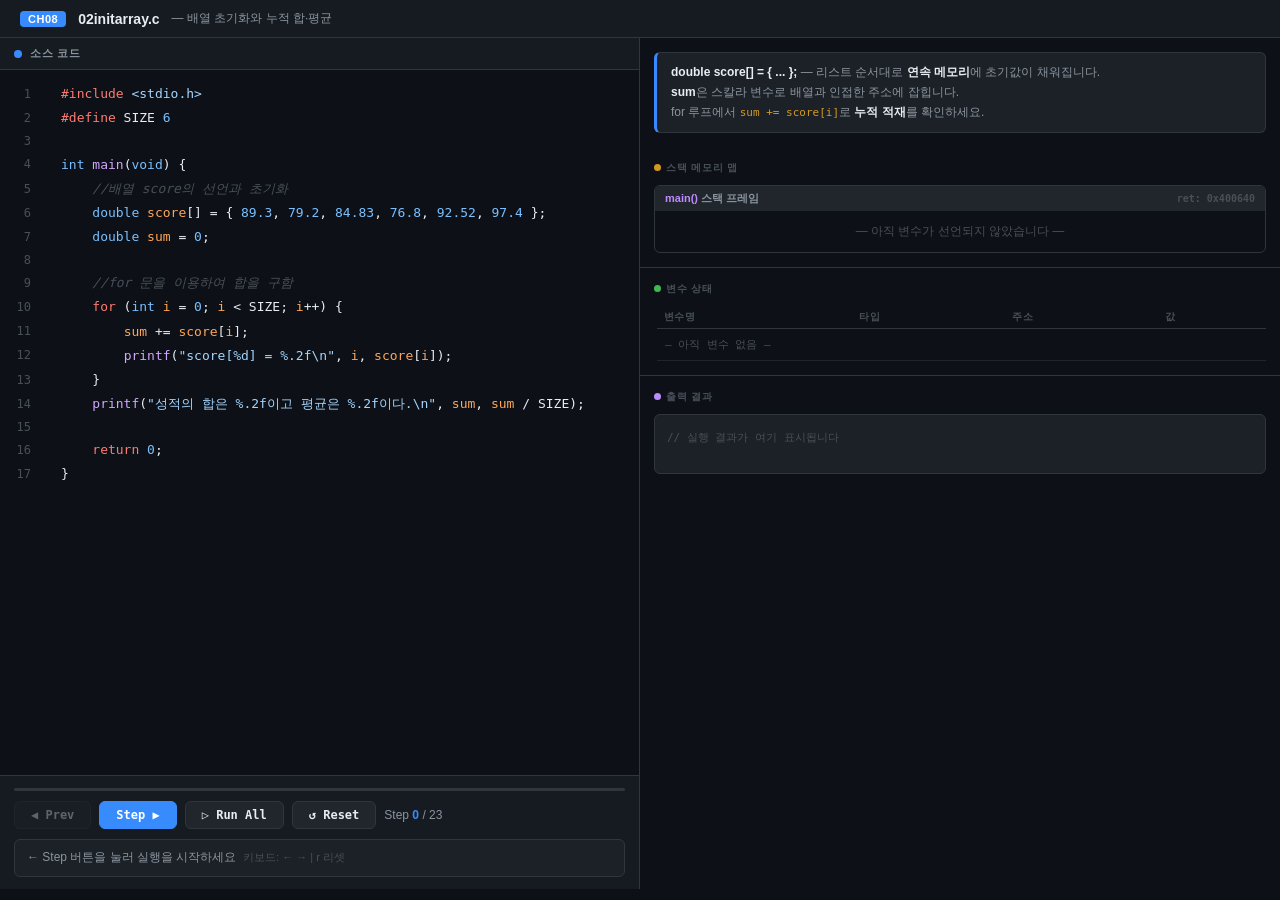
<file: src/chapter08/02initarray_viz.html>
<!DOCTYPE html>
<html lang="ko">
<head>
<meta charset="UTF-8">
<meta name="viewport" content="width=device-width, initial-scale=1.0">
<title>02initarray.c — 배열 초기화와 누적 합</title>
<style>
  :root{--bg0:#0d1117;--bg1:#161b22;--bg2:#1c2128;--bg3:#21262d;--bg4:#30363d;--text1:#e6edf3;--text2:#8b949e;--text3:#484f58;--accent-b:#388bfd;--accent-g:#3fb950;--accent-y:#d29922;--accent-r:#f85149;--accent-p:#bc8cff;--hl-exec:rgba(56,139,253,.15);--changed:rgba(61,185,80,.18);--highlight-mem:rgba(210,153,34,.22);--font-mono:'JetBrains Mono','Fira Code',Consolas,monospace;--font-sans:-apple-system,BlinkMacSystemFont,'Segoe UI',sans-serif;}
  *{box-sizing:border-box;margin:0;padding:0;}html,body{height:100%;background:var(--bg0);color:var(--text1);font-family:var(--font-sans);}
  .topbar{display:flex;align-items:center;gap:12px;padding:10px 20px;background:var(--bg1);border-bottom:1px solid var(--bg4);position:sticky;top:0;z-index:10;}
  .topbar .badge{background:var(--accent-b);color:#fff;font-size:11px;font-weight:700;padding:2px 8px;border-radius:4px;letter-spacing:.5px;}
  .topbar .title{font-size:14px;font-weight:600;}.topbar .subtitle{font-size:12px;color:var(--text2);}
  .main{display:grid;grid-template-columns:1fr 1fr;height:calc(100vh - 49px);gap:0;}
  .left-panel{display:flex;flex-direction:column;border-right:1px solid var(--bg4);overflow:hidden;}
  .panel-head{display:flex;align-items:center;gap:8px;padding:8px 14px;background:var(--bg1);border-bottom:1px solid var(--bg4);font-size:11px;font-weight:600;color:var(--text2);text-transform:uppercase;letter-spacing:.8px;flex-shrink:0;}
  .dot{width:8px;height:8px;border-radius:50%;display:inline-block;}
  .dot-blue{background:var(--accent-b);}.dot-green{background:var(--accent-g);}.dot-yellow{background:var(--accent-y);}.dot-purple{background:var(--accent-p);}
  .code-area{flex:1;overflow-y:auto;padding:12px 0;font-family:var(--font-mono);font-size:13px;line-height:1.7;}
  .code-line{display:flex;align-items:center;padding:1px 0;border-left:3px solid transparent;transition:background .15s,border-color .15s;}
  .code-line.hl-exec{background:var(--hl-exec);border-left-color:var(--accent-b);}
  .line-gutter{display:flex;align-items:center;justify-content:flex-end;width:52px;padding-right:8px;flex-shrink:0;color:var(--text3);font-size:12px;gap:4px;}
  .line-num{min-width:20px;text-align:right;}.exec-arrow{width:12px;color:var(--accent-b);font-size:10px;}
  .line-code{padding-left:6px;white-space:pre;color:var(--text1);}
  .kw{color:#ff7b72;}.ty{color:#79c0ff;}.fn-c{color:#d2a8ff;}.nm{color:#79c0ff;}.st{color:#a5d6ff;}.pp{color:#ff7b72;}.vr{color:#ffa657;}.cm{color:var(--text3);font-style:italic;}
  .controls{padding:12px 14px;border-top:1px solid var(--bg4);background:var(--bg1);flex-shrink:0;}
  .ctrl-row{display:flex;align-items:center;gap:8px;margin-bottom:10px;}
  .btn{padding:6px 16px;border-radius:6px;border:1px solid var(--bg4);font-size:12px;font-weight:600;cursor:pointer;background:var(--bg3);color:var(--text1);transition:background .15s;font-family:var(--font-mono);}
  .btn:hover{background:var(--bg4);}.btn:disabled{opacity:.35;cursor:not-allowed;}
  .btn-primary{background:var(--accent-b);color:#fff;border-color:var(--accent-b);}.btn-primary:hover{background:#1a7fe0;}
  .step-info{font-size:12px;color:var(--text2);}.step-num{color:var(--accent-b);font-weight:700;}
  .progress-bar{height:3px;background:var(--bg4);border-radius:2px;overflow:hidden;margin-bottom:10px;}
  .progress-fill{height:100%;background:var(--accent-b);border-radius:2px;transition:width .3s ease;}
  .explain-box{background:var(--bg2);border:1px solid var(--bg4);border-radius:6px;padding:8px 12px;font-size:12px;line-height:1.6;color:var(--text2);min-height:38px;}
  .explain-box b{color:var(--text1);}.explain-box code{color:var(--accent-y);font-family:var(--font-mono);font-size:11px;}
  .right-panel{display:flex;flex-direction:column;overflow:hidden;}.right-scroll{flex:1;overflow-y:auto;}
  .mem-section{padding:14px;border-bottom:1px solid var(--bg4);}.section-title{font-size:10px;font-weight:700;color:var(--text3);text-transform:uppercase;letter-spacing:.8px;margin-bottom:10px;}
  .stack-frame{border:1px solid var(--bg4);border-radius:6px;overflow:hidden;}
  .frame-header{background:var(--bg3);padding:5px 10px;font-size:11px;font-weight:600;color:var(--text2);display:flex;justify-content:space-between;align-items:center;}
  .frame-fn{color:var(--accent-p);}.frame-ret{font-size:10px;color:var(--text3);font-family:var(--font-mono);}
  .mem-cells{display:flex;flex-direction:column;}
  .mem-cell{display:grid;grid-template-columns:110px 1fr 1fr;align-items:center;padding:5px 10px;border-top:1px solid var(--bg4);font-family:var(--font-mono);font-size:12px;transition:background .25s;border-left:3px solid transparent;}
  .mem-cell.allocated{animation:cellIn .3s ease forwards;}
  .mem-cell.changed{background:var(--highlight-mem);border-left-color:var(--accent-y);}
  .mem-cell .mem-addr{color:var(--text3);font-size:11px;}.mem-cell .mem-name{color:var(--accent-y);}.mem-cell .mem-val{color:var(--accent-g);font-weight:600;text-align:right;}
  .mem-divider{height:1px;background:var(--bg3);}
  @keyframes cellIn{from{opacity:0;transform:translateX(-6px)}to{opacity:1;transform:translateX(0)}}
  .var-section{padding:14px;border-bottom:1px solid var(--bg4);}
  .var-table{width:100%;border-collapse:collapse;font-family:var(--font-mono);font-size:12px;}
  .var-table th{text-align:left;padding:4px 8px;color:var(--text3);font-size:10px;text-transform:uppercase;letter-spacing:.5px;border-bottom:1px solid var(--bg4);}
  .var-table td{padding:5px 8px;border-bottom:1px solid var(--bg3);}
  .var-table tr.changed-row td{background:var(--changed);}
  .var-table tr.changed-row td:first-child{border-left:3px solid var(--accent-g);}
  .var-table tr td:first-child{border-left:3px solid transparent;}
  .td-name{color:var(--accent-y);}.td-type{color:var(--accent-b);}.td-addr{color:var(--text3);font-size:11px;}.td-val{color:var(--accent-g);font-weight:600;}
  .empty-row td{color:var(--text3);font-size:11px;padding:8px;}
  .out-section{padding:14px;}
  .output-area{background:var(--bg2);border:1px solid var(--bg4);border-radius:6px;padding:10px 12px;font-family:var(--font-mono);font-size:13px;line-height:1.8;min-height:60px;max-height:200px;overflow-y:auto;color:var(--accent-g);white-space:pre-wrap;}
  .output-dim{color:var(--text3);font-size:11px;}
  .concept-banner{margin:14px;padding:10px 14px;background:var(--bg2);border:1px solid var(--bg4);border-left:3px solid var(--accent-b);border-radius:6px;font-size:12px;line-height:1.65;color:var(--text2);}
  .concept-banner b{color:var(--text1);}.concept-banner code{color:var(--accent-y);font-family:var(--font-mono);font-size:11px;}
  ::-webkit-scrollbar{width:6px;height:6px;}::-webkit-scrollbar-track{background:transparent;}::-webkit-scrollbar-thumb{background:var(--bg4);border-radius:3px;}
</style>
</head>
<body>
<div class="topbar">
  <span class="badge">CH08</span>
  <span class="title">02initarray.c</span>
  <span class="subtitle">— 배열 초기화와 누적 합·평균</span>
</div>
<div class="main">
  <div class="left-panel">
    <div class="panel-head"><span class="dot dot-blue"></span> 소스 코드</div>
    <div class="code-area" id="codeArea"></div>
    <div class="controls">
      <div class="progress-bar"><div class="progress-fill" id="progressFill"></div></div>
      <div class="ctrl-row">
        <button class="btn" id="btnPrev" onclick="stepBack()">◀ Prev</button>
        <button class="btn btn-primary" id="btnStep" onclick="stepForward()">Step ▶</button>
        <button class="btn" id="btnRun" onclick="runAll()">▷ Run All</button>
        <button class="btn" onclick="resetDebug()">↺ Reset</button>
        <span class="step-info">Step <span class="step-num" id="stepNum">0</span> / <span id="stepTotal">0</span></span>
      </div>
      <div class="explain-box" id="explainBox">← Step 버튼을 눌러 실행을 시작하세요 &nbsp;<span style="color:var(--text3);font-size:11px">키보드: ← → | r 리셋</span></div>
    </div>
  </div>
  <div class="right-panel">
    <div class="right-scroll">
      <div class="concept-banner">
        <b>double score[] = { ... };</b> — 리스트 순서대로 <b>연속 메모리</b>에 초기값이 채워집니다.<br>
        <b>sum</b>은 스칼라 변수로 배열과 인접한 주소에 잡힙니다.<br>
        for 루프에서 <code>sum += score[i]</code>로 <b>누적 적재</b>를 확인하세요.
      </div>
      <div class="mem-section">
        <div class="section-title"><span class="dot dot-yellow" style="width:7px;height:7px;margin-right:5px;"></span>스택 메모리 맵</div>
        <div class="stack-frame" id="stackFrame">
          <div class="frame-header"><span><span class="frame-fn">main()</span> 스택 프레임</span><span class="frame-ret">ret: 0x400640</span></div>
          <div class="mem-cells" id="memCells"><div style="padding:12px;color:var(--text3);font-size:12px;text-align:center">— 아직 변수가 선언되지 않았습니다 —</div></div>
        </div>
      </div>
      <div class="var-section">
        <div class="section-title"><span class="dot dot-green" style="width:7px;height:7px;margin-right:5px;"></span>변수 상태</div>
        <table class="var-table"><thead><tr><th>변수명</th><th>타입</th><th>주소</th><th>값</th></tr></thead><tbody id="varTableBody"><tr class="empty-row"><td colspan="4">— 아직 변수 없음 —</td></tr></tbody></table>
      </div>
      <div class="out-section">
        <div class="section-title"><span class="dot dot-purple" style="width:7px;height:7px;margin-right:5px;"></span>출력 결과</div>
        <div class="output-area" id="outputArea"><span class="output-dim">// 실행 결과가 여기 표시됩니다</span></div>
      </div>
    </div>
  </div>
</div>
<script>
const CODE_LINES = [
  {text:`<span class="pp">#include</span> <span class="st">&lt;stdio.h&gt;</span>`},
  {text:`<span class="pp">#define</span> SIZE <span class="nm">6</span>`},
  {text:``},
  {text:`<span class="ty">int</span> <span class="fn-c">main</span>(<span class="ty">void</span>) {`},
  {text:`    <span class="cm">//배열 score의 선언과 초기화</span>`},
  {id:'decl',text:`    <span class="ty">double</span> <span class="vr">score</span>[] = { <span class="nm">89.3</span>, <span class="nm">79.2</span>, <span class="nm">84.83</span>, <span class="nm">76.8</span>, <span class="nm">92.52</span>, <span class="nm">97.4</span> };`},
  {id:'sum0',text:`    <span class="ty">double</span> <span class="vr">sum</span> = <span class="nm">0</span>;`},
  {text:``},
  {text:`    <span class="cm">//for 문을 이용하여 합을 구함</span>`},
  {id:'forh',text:`    <span class="kw">for</span> (<span class="ty">int</span> <span class="vr">i</span> = <span class="nm">0</span>; <span class="vr">i</span> &lt; SIZE; <span class="vr">i</span>++) {`},
  {id:'add', text:`        <span class="vr">sum</span> += <span class="vr">score</span>[<span class="vr">i</span>];`},
  {id:'pr',  text:`        <span class="fn-c">printf</span>(<span class="st">"score[%d] = %.2f\\n"</span>, <span class="vr">i</span>, <span class="vr">score</span>[<span class="vr">i</span>]);`},
  {text:`    }`},
  {id:'pr2', text:`    <span class="fn-c">printf</span>(<span class="st">"성적의 합은 %.2f이고 평균은 %.2f이다.\\n"</span>, <span class="vr">sum</span>, <span class="vr">sum</span> / SIZE);`},
  {text:``},
  {id:'ret', text:`    <span class="kw">return</span> <span class="nm">0</span>;`},
  {text:`}`},
];

const BASE=0x7fff5200;
function sa(k){return '0x'+(BASE+k*8).toString(16);}
const SUM_ADDR='0x7fff5230', I_ADDR='0x7fff5238';

function scoreVars(vals){
  return vals.map((v,k)=>({name:`score[${k}]`,type:'double',addr:sa(k),val:v,highlight:false}));
}
function fullMem(sumVal,iVal,hiScore){
  const cells=scoreVars([89.3,79.2,84.83,76.8,92.52,97.4]);
  if(hiScore!=null)cells[hiScore].highlight=true;
  if(sumVal!=null)cells.push({name:'sum',type:'double',addr:SUM_ADDR,val:sumVal,highlight:true});
  if(iVal!=null)cells.push({name:'i',type:'int',addr:I_ADDR,val:iVal,highlight:true});
  return cells;
}

const STEPS=[
  {line:'decl',explain:`<b>double score[] = { ... }</b> — <b>6×double = 48 바이트</b>가 연속 블록으로 스택에 적재됩니다.`,
   mem:scoreVars([89.3,79.2,84.83,76.8,92.52,97.4]),
   vars:{'score[0]':89.3,'score[1]':79.2,'score[2]':84.83,'score[3]':76.8,'score[4]':92.52,'score[5]':97.4},output:null},
  {line:'sum0',explain:`<b>sum = 0</b> — 누적 변수 초기화. 배열 바로 뒤 주소에 잡힙니다.`,
   mem:fullMem(0,null,null),vars:{sum:0},output:null},
  {line:'forh',explain:`<b>i = 0</b>, 조건 <code>i &lt; 6</code> → 참.`,mem:fullMem(0,0,0),vars:{i:0},output:null},
  {line:'add', explain:`<b>sum += score[0]</b> → sum = 89.3`,mem:null,vars:{sum:89.3},output:null},
  {line:'pr',  explain:`printf score[0]`,mem:null,vars:{},output:'score[0] = 89.30'},
  {line:'forh',explain:`i++ → 1`,mem:fullMem(89.3,1,1),vars:{i:1},output:null},
  {line:'add', explain:`sum += score[1] → 168.50`,mem:null,vars:{sum:168.5},output:null},
  {line:'pr',  explain:`printf score[1]`,mem:null,vars:{},output:'score[1] = 79.20'},
  {line:'forh',explain:`i++ → 2`,mem:fullMem(168.5,2,2),vars:{i:2},output:null},
  {line:'add', explain:`sum += score[2] → 253.33`,mem:null,vars:{sum:253.33},output:null},
  {line:'pr',  explain:`printf score[2]`,mem:null,vars:{},output:'score[2] = 84.83'},
  {line:'forh',explain:`i++ → 3`,mem:fullMem(253.33,3,3),vars:{i:3},output:null},
  {line:'add', explain:`sum += score[3] → 330.13`,mem:null,vars:{sum:330.13},output:null},
  {line:'pr',  explain:`printf score[3]`,mem:null,vars:{},output:'score[3] = 76.80'},
  {line:'forh',explain:`i++ → 4`,mem:fullMem(330.13,4,4),vars:{i:4},output:null},
  {line:'add', explain:`sum += score[4] → 422.65`,mem:null,vars:{sum:422.65},output:null},
  {line:'pr',  explain:`printf score[4]`,mem:null,vars:{},output:'score[4] = 92.52'},
  {line:'forh',explain:`i++ → 5`,mem:fullMem(422.65,5,5),vars:{i:5},output:null},
  {line:'add', explain:`sum += score[5] → 520.05`,mem:null,vars:{sum:520.05},output:null},
  {line:'pr',  explain:`printf score[5]`,mem:null,vars:{},output:'score[5] = 97.40'},
  {line:'forh',explain:`i++ → 6, 조건 <code>i &lt; 6</code> → <b>거짓</b>. 루프 종료.`,mem:fullMem(520.05,6,null),vars:{i:6},output:null},
  {line:'pr2', explain:`<b>합·평균 출력</b>`,mem:null,vars:{},output:'성적의 합은 520.05이고 평균은 86.67이다.'},
  {line:'ret', explain:`<b>return 0</b> — 프레임 해제.`,mem:'released',vars:{},output:null},
];

const VAR_ORDER=['score[0]','score[1]','score[2]','score[3]','score[4]','score[5]','sum','i'];
const VAR_TYPES={'score[0]':'double','score[1]':'double','score[2]':'double','score[3]':'double','score[4]':'double','score[5]':'double','sum':'double','i':'int'};
const VAR_ADDRS={'score[0]':sa(0),'score[1]':sa(1),'score[2]':sa(2),'score[3]':sa(3),'score[4]':sa(4),'score[5]':sa(5),'sum':SUM_ADDR,'i':I_ADDR};

let stepIndex=0,varState={},outputLines=[],currentMem=null,runTimer=null;

function renderCode(activeId){
  const area=document.getElementById('codeArea');area.innerHTML='';
  CODE_LINES.forEach((line,idx)=>{
    const div=document.createElement('div');div.className='code-line';
    if(line.id&&line.id===activeId){div.classList.add('hl-exec');setTimeout(()=>div.scrollIntoView({block:'center',behavior:'smooth'}),50);}
    div.innerHTML=`<div class="line-gutter"><span class="line-num">${idx+1}</span><div class="exec-arrow">${line.id&&line.id===activeId?'▶':' '}</div></div><div class="line-code">${line.text}</div>`;
    area.appendChild(div);
  });
}
function renderMem(memData){
  const c=document.getElementById('memCells');
  if(memData==='released'){c.innerHTML=`<div style="padding:12px;color:var(--text3);font-size:12px;text-align:center">— main 프레임 해제됨 —</div>`;return;}
  if(!memData||!memData.length)return;
  c.innerHTML='';
  memData.forEach((item,idx)=>{
    const cell=document.createElement('div');cell.className='mem-cell allocated';
    if(item.highlight)cell.classList.add('changed');
    cell.style.animationDelay=(idx*40)+'ms';
    cell.innerHTML=`<span class="mem-addr">${item.addr}</span><span class="mem-name">${item.name}</span><span class="mem-val">${item.val}</span>`;
    c.appendChild(cell);
  });
}
function renderVarTable(newVars){
  if(newVars){for(const k in newVars){const old=varState[k];varState[k]={val:newVars[k],changed:(old===undefined||old.val!==newVars[k])};}for(const k in varState){if(!(k in newVars))varState[k]={...varState[k],changed:false};}}
  const tbody=document.getElementById('varTableBody');
  const keys=VAR_ORDER.filter(k=>k in varState);
  if(!keys.length){tbody.innerHTML='<tr class="empty-row"><td colspan="4">— 아직 변수 없음 —</td></tr>';return;}
  tbody.innerHTML=keys.map(k=>`<tr class="${varState[k].changed?'changed-row':''}"><td class="td-name">${k}</td><td class="td-type">${VAR_TYPES[k]}</td><td class="td-addr">${VAR_ADDRS[k]}</td><td class="td-val">${varState[k].val}</td></tr>`).join('');
}
function renderOutput(){
  const area=document.getElementById('outputArea');
  if(!outputLines.length){area.innerHTML='<span class="output-dim">// 실행 결과가 여기 표시됩니다</span>';return;}
  area.innerHTML=outputLines.map((l,i)=>`<span style="display:block">${i===outputLines.length-1?`<span style="color:var(--accent-y)">▶ </span>`:' '}${escHtml(l)}</span>`).join('\n');
  area.scrollTop=area.scrollHeight;
}
function escHtml(s){return String(s).replace(/&/g,'&amp;').replace(/</g,'&lt;').replace(/>/g,'&gt;');}
function renderStepInfo(){
  document.getElementById('stepNum').textContent=stepIndex;
  document.getElementById('stepTotal').textContent=STEPS.length;
  document.getElementById('progressFill').style.width=(stepIndex===0?0:Math.round(stepIndex/STEPS.length*100))+'%';
  document.getElementById('btnPrev').disabled=stepIndex===0;
  document.getElementById('btnStep').disabled=stepIndex>=STEPS.length;
}
function syncMemCellsFromVarState(){
  if(!Array.isArray(currentMem))return;
  for(let i=0;i<currentMem.length;i++){
    const c=currentMem[i];
    if(!c||c.ellipsis)continue;
    const k=c.name;
    if(varState[k]!==undefined)c.val=varState[k].val;
  }
}
function applyStep(idx){
  const s=STEPS[idx];renderCode(s.line);document.getElementById('explainBox').innerHTML=s.explain||'';
  if(s.mem!==null){currentMem=s.mem;}
  renderVarTable(s.vars||{});
  if(s.mem!==null){renderMem(s.mem);}
  else{syncMemCellsFromVarState();if(currentMem)renderMem(currentMem);}
  if(s.output!==null){outputLines.push(s.output);renderOutput();}
}
function stepForward(){if(stepIndex>=STEPS.length)return;applyStep(stepIndex);stepIndex++;renderStepInfo();}
function stepBack(){if(stepIndex<=0)return;stepIndex--;rebuildState(stepIndex);renderStepInfo();}
function rebuildState(t){
  varState={};outputLines=[];currentMem=null;
  renderVarTable({});renderOutput();renderCode(null);
  for(let i=0;i<t;i++){const s=STEPS[i];if(s.vars)for(const k in s.vars)varState[k]={val:s.vars[k],changed:false};if(s.mem!==null)currentMem=s.mem;if(s.output!==null)outputLines.push(s.output);}
  if(t>0){const s=STEPS[t-1];renderCode(s.line);document.getElementById('explainBox').innerHTML=s.explain||'';syncMemCellsFromVarState();if(currentMem)renderMem(currentMem);renderVarTable(null);renderOutput();}
  else{renderCode(null);document.getElementById('explainBox').innerHTML='← Step 버튼을 눌러 실행을 시작하세요 &nbsp;<span style="color:var(--text3);font-size:11px">키보드: ← → | r 리셋</span>';document.getElementById('memCells').innerHTML='<div style="padding:12px;color:var(--text3);font-size:12px;text-align:center">— 아직 변수가 선언되지 않았습니다 —</div>';}
}
function resetDebug(){if(runTimer){clearInterval(runTimer);runTimer=null;document.getElementById('btnRun').textContent='▷ Run All';}stepIndex=0;rebuildState(0);renderStepInfo();}
function runAll(){
  if(runTimer){clearInterval(runTimer);runTimer=null;document.getElementById('btnRun').textContent='▷ Run All';return;}
  document.getElementById('btnRun').textContent='⏸ Pause';
  runTimer=setInterval(()=>{if(stepIndex>=STEPS.length){clearInterval(runTimer);runTimer=null;document.getElementById('btnRun').textContent='▷ Run All';return;}stepForward();},700);
}
document.addEventListener('keydown',e=>{if(e.key==='ArrowRight'||e.key==='n')stepForward();else if(e.key==='ArrowLeft'||e.key==='p')stepBack();else if(e.key==='r'||e.key==='R')resetDebug();});
renderCode(null);renderVarTable({});renderOutput();renderStepInfo();
</script>
</body>
</html>
</file>
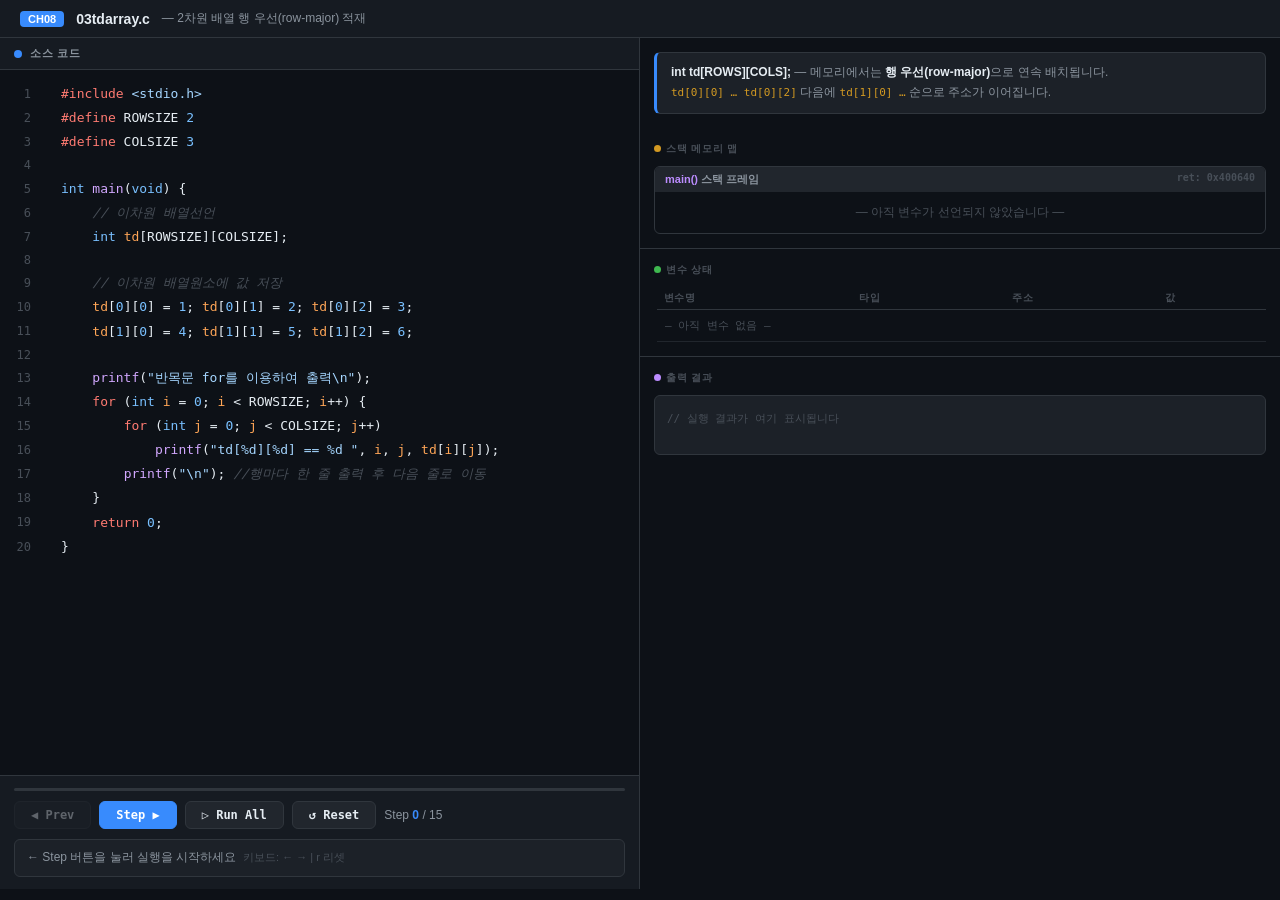
<file: src/chapter08/03tdarray_viz.html>
<!DOCTYPE html>
<html lang="ko">
<head>
<meta charset="UTF-8">
<meta name="viewport" content="width=device-width, initial-scale=1.0">
<title>03tdarray.c — 2차원 배열 행 우선 적재</title>
<style>
  :root{--bg0:#0d1117;--bg1:#161b22;--bg2:#1c2128;--bg3:#21262d;--bg4:#30363d;--text1:#e6edf3;--text2:#8b949e;--text3:#484f58;--accent-b:#388bfd;--accent-g:#3fb950;--accent-y:#d29922;--accent-r:#f85149;--accent-p:#bc8cff;--hl-exec:rgba(56,139,253,.15);--changed:rgba(61,185,80,.18);--highlight-mem:rgba(210,153,34,.22);--font-mono:'JetBrains Mono','Fira Code',Consolas,monospace;--font-sans:-apple-system,BlinkMacSystemFont,'Segoe UI',sans-serif;}
  *{box-sizing:border-box;margin:0;padding:0;}html,body{height:100%;background:var(--bg0);color:var(--text1);font-family:var(--font-sans);}
  .topbar{display:flex;align-items:center;gap:12px;padding:10px 20px;background:var(--bg1);border-bottom:1px solid var(--bg4);position:sticky;top:0;z-index:10;}
  .topbar .badge{background:var(--accent-b);color:#fff;font-size:11px;font-weight:700;padding:2px 8px;border-radius:4px;}
  .topbar .title{font-size:14px;font-weight:600;}.topbar .subtitle{font-size:12px;color:var(--text2);}
  .main{display:grid;grid-template-columns:1fr 1fr;height:calc(100vh - 49px);}
  .left-panel{display:flex;flex-direction:column;border-right:1px solid var(--bg4);overflow:hidden;}
  .panel-head{display:flex;align-items:center;gap:8px;padding:8px 14px;background:var(--bg1);border-bottom:1px solid var(--bg4);font-size:11px;font-weight:600;color:var(--text2);text-transform:uppercase;letter-spacing:.8px;flex-shrink:0;}
  .dot{width:8px;height:8px;border-radius:50%;display:inline-block;}.dot-blue{background:var(--accent-b);}.dot-green{background:var(--accent-g);}.dot-yellow{background:var(--accent-y);}.dot-purple{background:var(--accent-p);}
  .code-area{flex:1;overflow-y:auto;padding:12px 0;font-family:var(--font-mono);font-size:13px;line-height:1.7;}
  .code-line{display:flex;align-items:center;padding:1px 0;border-left:3px solid transparent;transition:background .15s,border-color .15s;}
  .code-line.hl-exec{background:var(--hl-exec);border-left-color:var(--accent-b);}
  .line-gutter{display:flex;align-items:center;justify-content:flex-end;width:52px;padding-right:8px;flex-shrink:0;color:var(--text3);font-size:12px;gap:4px;}
  .line-num{min-width:20px;text-align:right;}.exec-arrow{width:12px;color:var(--accent-b);font-size:10px;}
  .line-code{padding-left:6px;white-space:pre;color:var(--text1);}
  .kw{color:#ff7b72;}.ty{color:#79c0ff;}.fn-c{color:#d2a8ff;}.nm{color:#79c0ff;}.st{color:#a5d6ff;}.pp{color:#ff7b72;}.vr{color:#ffa657;}.cm{color:var(--text3);font-style:italic;}.co{color:var(--text3);font-style:italic;}
  .controls{padding:12px 14px;border-top:1px solid var(--bg4);background:var(--bg1);flex-shrink:0;}
  .ctrl-row{display:flex;align-items:center;gap:8px;margin-bottom:10px;}
  .btn{padding:6px 16px;border-radius:6px;border:1px solid var(--bg4);font-size:12px;font-weight:600;cursor:pointer;background:var(--bg3);color:var(--text1);font-family:var(--font-mono);}
  .btn:hover{background:var(--bg4);}.btn:disabled{opacity:.35;cursor:not-allowed;}
  .btn-primary{background:var(--accent-b);color:#fff;border-color:var(--accent-b);}.btn-primary:hover{background:#1a7fe0;}
  .step-info{font-size:12px;color:var(--text2);}.step-num{color:var(--accent-b);font-weight:700;}
  .progress-bar{height:3px;background:var(--bg4);border-radius:2px;overflow:hidden;margin-bottom:10px;}
  .progress-fill{height:100%;background:var(--accent-b);border-radius:2px;transition:width .3s ease;}
  .explain-box{background:var(--bg2);border:1px solid var(--bg4);border-radius:6px;padding:8px 12px;font-size:12px;line-height:1.6;color:var(--text2);min-height:38px;}
  .explain-box b{color:var(--text1);}.explain-box code{color:var(--accent-y);font-family:var(--font-mono);font-size:11px;}
  .right-panel{display:flex;flex-direction:column;overflow:hidden;}.right-scroll{flex:1;overflow-y:auto;}
  .mem-section{padding:14px;border-bottom:1px solid var(--bg4);}
  .section-title{font-size:10px;font-weight:700;color:var(--text3);text-transform:uppercase;letter-spacing:.8px;margin-bottom:10px;}
  .stack-frame{border:1px solid var(--bg4);border-radius:6px;overflow:hidden;}
  .frame-header{background:var(--bg3);padding:5px 10px;font-size:11px;font-weight:600;color:var(--text2);display:flex;justify-content:space-between;}
  .frame-fn{color:var(--accent-p);}.frame-ret{font-size:10px;color:var(--text3);font-family:var(--font-mono);}
  .mem-cells{display:flex;flex-direction:column;}
  .mem-cell{display:grid;grid-template-columns:110px 1fr 1fr;align-items:center;padding:5px 10px;border-top:1px solid var(--bg4);font-family:var(--font-mono);font-size:12px;border-left:3px solid transparent;}
  .mem-cell.allocated{animation:cellIn .3s ease forwards;}
  .mem-cell.changed{background:var(--highlight-mem);border-left-color:var(--accent-y);}
  .mem-cell .mem-addr{color:var(--text3);font-size:11px;}.mem-cell .mem-name{color:var(--accent-y);}.mem-cell .mem-val{color:var(--accent-g);font-weight:600;text-align:right;}
  .mem-row-label{padding:4px 10px;background:var(--bg3);font-size:10px;color:var(--text3);font-family:var(--font-mono);letter-spacing:.5px;}
  .mem-divider{height:1px;background:var(--bg3);}
  @keyframes cellIn{from{opacity:0;transform:translateX(-6px)}to{opacity:1;transform:translateX(0)}}
  .var-section{padding:14px;border-bottom:1px solid var(--bg4);}
  .var-table{width:100%;border-collapse:collapse;font-family:var(--font-mono);font-size:12px;}
  .var-table th{text-align:left;padding:4px 8px;color:var(--text3);font-size:10px;text-transform:uppercase;letter-spacing:.5px;border-bottom:1px solid var(--bg4);}
  .var-table td{padding:5px 8px;border-bottom:1px solid var(--bg3);}
  .var-table tr.changed-row td{background:var(--changed);}
  .var-table tr.changed-row td:first-child{border-left:3px solid var(--accent-g);}
  .var-table tr td:first-child{border-left:3px solid transparent;}
  .td-name{color:var(--accent-y);}.td-type{color:var(--accent-b);}.td-addr{color:var(--text3);font-size:11px;}.td-val{color:var(--accent-g);font-weight:600;}
  .td-val.garbage{color:var(--accent-r);opacity:.7;}
  .empty-row td{color:var(--text3);font-size:11px;padding:8px;}
  .out-section{padding:14px;}
  .output-area{background:var(--bg2);border:1px solid var(--bg4);border-radius:6px;padding:10px 12px;font-family:var(--font-mono);font-size:13px;line-height:1.8;min-height:60px;max-height:200px;overflow-y:auto;color:var(--accent-g);white-space:pre-wrap;}
  .output-dim{color:var(--text3);font-size:11px;}
  .concept-banner{margin:14px;padding:10px 14px;background:var(--bg2);border:1px solid var(--bg4);border-left:3px solid var(--accent-b);border-radius:6px;font-size:12px;line-height:1.65;color:var(--text2);}
  .concept-banner b{color:var(--text1);}.concept-banner code{color:var(--accent-y);font-family:var(--font-mono);font-size:11px;}
  ::-webkit-scrollbar{width:6px;}::-webkit-scrollbar-track{background:transparent;}::-webkit-scrollbar-thumb{background:var(--bg4);border-radius:3px;}
</style>
</head>
<body>
<div class="topbar">
  <span class="badge">CH08</span>
  <span class="title">03tdarray.c</span>
  <span class="subtitle">— 2차원 배열 행 우선(row-major) 적재</span>
</div>
<div class="main">
  <div class="left-panel">
    <div class="panel-head"><span class="dot dot-blue"></span> 소스 코드</div>
    <div class="code-area" id="codeArea"></div>
    <div class="controls">
      <div class="progress-bar"><div class="progress-fill" id="progressFill"></div></div>
      <div class="ctrl-row">
        <button class="btn" id="btnPrev" onclick="stepBack()">◀ Prev</button>
        <button class="btn btn-primary" id="btnStep" onclick="stepForward()">Step ▶</button>
        <button class="btn" id="btnRun" onclick="runAll()">▷ Run All</button>
        <button class="btn" onclick="resetDebug()">↺ Reset</button>
        <span class="step-info">Step <span class="step-num" id="stepNum">0</span> / <span id="stepTotal">0</span></span>
      </div>
      <div class="explain-box" id="explainBox">← Step 버튼을 눌러 실행을 시작하세요 &nbsp;<span style="color:var(--text3);font-size:11px">키보드: ← → | r 리셋</span></div>
    </div>
  </div>
  <div class="right-panel">
    <div class="right-scroll">
      <div class="concept-banner">
        <b>int td[ROWS][COLS];</b> — 메모리에서는 <b>행 우선(row-major)</b>으로 연속 배치됩니다.<br>
        <code>td[0][0] … td[0][2]</code> 다음에 <code>td[1][0] …</code> 순으로 주소가 이어집니다.
      </div>
      <div class="mem-section">
        <div class="section-title"><span class="dot dot-yellow" style="width:7px;height:7px;margin-right:5px;"></span>스택 메모리 맵</div>
        <div class="stack-frame">
          <div class="frame-header"><span><span class="frame-fn">main()</span> 스택 프레임</span><span class="frame-ret">ret: 0x400640</span></div>
          <div class="mem-cells" id="memCells"><div style="padding:12px;color:var(--text3);font-size:12px;text-align:center">— 아직 변수가 선언되지 않았습니다 —</div></div>
        </div>
      </div>
      <div class="var-section">
        <div class="section-title"><span class="dot dot-green" style="width:7px;height:7px;margin-right:5px;"></span>변수 상태</div>
        <table class="var-table"><thead><tr><th>변수명</th><th>타입</th><th>주소</th><th>값</th></tr></thead><tbody id="varTableBody"><tr class="empty-row"><td colspan="4">— 아직 변수 없음 —</td></tr></tbody></table>
      </div>
      <div class="out-section">
        <div class="section-title"><span class="dot dot-purple" style="width:7px;height:7px;margin-right:5px;"></span>출력 결과</div>
        <div class="output-area" id="outputArea"><span class="output-dim">// 실행 결과가 여기 표시됩니다</span></div>
      </div>
    </div>
  </div>
</div>
<script>
const CODE_LINES=[
  {text:`<span class="pp">#include</span> <span class="st">&lt;stdio.h&gt;</span>`},
  {text:`<span class="pp">#define</span> ROWSIZE <span class="nm">2</span>`},
  {text:`<span class="pp">#define</span> COLSIZE <span class="nm">3</span>`},
  {text:``},
  {text:`<span class="ty">int</span> <span class="fn-c">main</span>(<span class="ty">void</span>) {`},
  {text:`    <span class="cm">// 이차원 배열선언</span>`},
  {id:'decl',text:`    <span class="ty">int</span> <span class="vr">td</span>[ROWSIZE][COLSIZE];`},
  {text:``},
  {text:`    <span class="cm">// 이차원 배열원소에 값 저장</span>`},
  {id:'fill', text:`    <span class="vr">td</span>[<span class="nm">0</span>][<span class="nm">0</span>] = <span class="nm">1</span>; <span class="vr">td</span>[<span class="nm">0</span>][<span class="nm">1</span>] = <span class="nm">2</span>; <span class="vr">td</span>[<span class="nm">0</span>][<span class="nm">2</span>] = <span class="nm">3</span>;`},
  {id:'fill2',text:`    <span class="vr">td</span>[<span class="nm">1</span>][<span class="nm">0</span>] = <span class="nm">4</span>; <span class="vr">td</span>[<span class="nm">1</span>][<span class="nm">1</span>] = <span class="nm">5</span>; <span class="vr">td</span>[<span class="nm">1</span>][<span class="nm">2</span>] = <span class="nm">6</span>;`},
  {text:``},
  {id:'hdr',  text:`    <span class="fn-c">printf</span>(<span class="st">"반목문 for를 이용하여 출력\\n"</span>);`},
  {id:'fori', text:`    <span class="kw">for</span> (<span class="ty">int</span> <span class="vr">i</span> = <span class="nm">0</span>; <span class="vr">i</span> &lt; ROWSIZE; <span class="vr">i</span>++) {`},
  {id:'forj', text:`        <span class="kw">for</span> (<span class="ty">int</span> <span class="vr">j</span> = <span class="nm">0</span>; <span class="vr">j</span> &lt; COLSIZE; <span class="vr">j</span>++)`},
  {id:'pr',   text:`            <span class="fn-c">printf</span>(<span class="st">"td[%d][%d] == %d "</span>, <span class="vr">i</span>, <span class="vr">j</span>, <span class="vr">td</span>[<span class="vr">i</span>][<span class="vr">j</span>]);`},
  {id:'nl',   text:`        <span class="fn-c">printf</span>(<span class="st">"\\n"</span>); <span class="cm">//행마다 한 줄 출력 후 다음 줄로 이동</span>`},
  {text:`    }`},
  {id:'ret',  text:`    <span class="kw">return</span> <span class="nm">0</span>;`},
  {text:`}`},
];

const B=0x7fff5200;
function ta(i,j){return '0x'+(B+(i*3+j)*4).toString(16);}

// mem builders
function td2(vals,hi){
  const out=[];
  for(let i=0;i<2;i++)for(let j=0;j<3;j++){
    const flat=i*3+j;
    out.push({name:`td[${i}][${j}]`,type:'int',addr:ta(i,j),val:vals[flat],highlight:hi===flat,row:i});
  }
  return out;
}

const I_ADDR='0x7fff5218', J_ADDR='0x7fff521c';

const STEPS=[
  {line:'decl',explain:`<b>int td[2][3]</b> — <b>2×3×4 = 24 바이트</b>가 행 우선으로 스택에 할당됩니다. 모든 원소는 미초기화.`,
   mem:td2(['???','???','???','???','???','???'],null),
   vars:{'td[0][0]':'???','td[0][1]':'???','td[0][2]':'???','td[1][0]':'???','td[1][1]':'???','td[1][2]':'???'},output:null},
  {line:'fill',explain:`<b>td[0][0..2] = 1,2,3</b> — 첫 번째 행이 연속 주소에 기록됩니다.`,
   mem:td2([1,2,3,'???','???','???'],0),vars:{'td[0][0]':1,'td[0][1]':2,'td[0][2]':3},output:null},
  {line:'fill2',explain:`<b>td[1][0..2] = 4,5,6</b> — 두 번째 행이 첫 행 바로 뒤에 이어서 기록됩니다.`,
   mem:td2([1,2,3,4,5,6],5),vars:{'td[1][0]':4,'td[1][1]':5,'td[1][2]':6},output:null},
  {line:'hdr',explain:`헤더 출력`,mem:null,vars:{},output:'반목문 for를 이용하여 출력'},
  {line:'fori',explain:`<b>i=0</b>, 내부 j 루프 진입.`,mem:td2([1,2,3,4,5,6],null).concat([{name:'i',type:'int',addr:I_ADDR,val:0,highlight:true},{name:'j',type:'int',addr:J_ADDR,val:0,highlight:false}]),vars:{i:0,j:0},output:null},
  {line:'pr',explain:`td[0][0] = 1`,mem:null,vars:{},output:'td[0][0] == 1 '},
  {line:'pr',explain:`td[0][1] = 2`,mem:null,vars:{j:1},output:'td[0][1] == 2 '},
  {line:'pr',explain:`td[0][2] = 3`,mem:null,vars:{j:2},output:'td[0][2] == 3 '},
  {line:'nl', explain:`줄 바꿈`,mem:null,vars:{},output:''},
  {line:'fori',explain:`<b>i++ → 1</b>, j=0 재시작.`,mem:td2([1,2,3,4,5,6],null).concat([{name:'i',type:'int',addr:I_ADDR,val:1,highlight:true},{name:'j',type:'int',addr:J_ADDR,val:0,highlight:false}]),vars:{i:1,j:0},output:null},
  {line:'pr',explain:`td[1][0] = 4`,mem:null,vars:{},output:'td[1][0] == 4 '},
  {line:'pr',explain:`td[1][1] = 5`,mem:null,vars:{j:1},output:'td[1][1] == 5 '},
  {line:'pr',explain:`td[1][2] = 6`,mem:null,vars:{j:2},output:'td[1][2] == 6 '},
  {line:'nl', explain:`줄 바꿈`,mem:null,vars:{},output:''},
  {line:'ret',explain:`<b>return 0</b> — 프레임 해제.`,mem:'released',vars:{},output:null},
];

const VAR_ORDER=['td[0][0]','td[0][1]','td[0][2]','td[1][0]','td[1][1]','td[1][2]','i','j'];
const VAR_TYPES={'td[0][0]':'int','td[0][1]':'int','td[0][2]':'int','td[1][0]':'int','td[1][1]':'int','td[1][2]':'int','i':'int','j':'int'};
const VAR_ADDRS={'td[0][0]':ta(0,0),'td[0][1]':ta(0,1),'td[0][2]':ta(0,2),'td[1][0]':ta(1,0),'td[1][1]':ta(1,1),'td[1][2]':ta(1,2),'i':I_ADDR,'j':J_ADDR};

let stepIndex=0,varState={},outputLines=[],currentMem=null,runTimer=null;

function renderCode(activeId){
  const area=document.getElementById('codeArea');area.innerHTML='';
  CODE_LINES.forEach((line,idx)=>{
    const div=document.createElement('div');div.className='code-line';
    if(line.id&&line.id===activeId){div.classList.add('hl-exec');setTimeout(()=>div.scrollIntoView({block:'center',behavior:'smooth'}),50);}
    div.innerHTML=`<div class="line-gutter"><span class="line-num">${idx+1}</span><div class="exec-arrow">${line.id&&line.id===activeId?'▶':' '}</div></div><div class="line-code">${line.text}</div>`;
    area.appendChild(div);
  });
}

function renderMem(memData){
  const c=document.getElementById('memCells');
  if(memData==='released'){c.innerHTML=`<div style="padding:12px;color:var(--text3);font-size:12px;text-align:center">— main 프레임 해제됨 —</div>`;return;}
  if(!memData||!memData.length)return;
  c.innerHTML='';
  // group by row for 2D cells, then extras
  const tdCells=memData.filter(m=>m.name.startsWith('td'));
  const extras=memData.filter(m=>!m.name.startsWith('td'));
  const rows={};
  tdCells.forEach(m=>{const r=m.row!=null?m.row:0;if(!rows[r])rows[r]=[];rows[r].push(m);});
  Object.entries(rows).forEach(([r,items])=>{
    const lbl=document.createElement('div');lbl.className='mem-row-label';lbl.textContent=`행 ${r} (td[${r}][0..2])`;c.appendChild(lbl);
    items.forEach((item,idx)=>{
      const cell=document.createElement('div');cell.className='mem-cell allocated';
      if(item.highlight)cell.classList.add('changed');
      cell.style.animationDelay=(idx*40)+'ms';
      const isGarbage=item.val==='???';
      cell.innerHTML=`<span class="mem-addr">${item.addr}</span><span class="mem-name">${item.name}</span><span class="mem-val${isGarbage?' garbage':''}">${item.val}</span>`;
      c.appendChild(cell);
    });
  });
  if(extras.length){const div=document.createElement('div');div.className='mem-divider';c.appendChild(div);}
  extras.forEach((item,idx)=>{
    const cell=document.createElement('div');cell.className='mem-cell allocated';
    if(item.highlight)cell.classList.add('changed');
    cell.innerHTML=`<span class="mem-addr">${item.addr}</span><span class="mem-name">${item.name}</span><span class="mem-val">${item.val}</span>`;
    c.appendChild(cell);
  });
}

function renderVarTable(newVars){
  if(newVars){for(const k in newVars){const old=varState[k];varState[k]={val:newVars[k],changed:(old===undefined||old.val!==newVars[k])};}for(const k in varState){if(!(k in newVars))varState[k]={...varState[k],changed:false};}}
  const tbody=document.getElementById('varTableBody');
  const keys=VAR_ORDER.filter(k=>k in varState);
  if(!keys.length){tbody.innerHTML='<tr class="empty-row"><td colspan="4">— 아직 변수 없음 —</td></tr>';return;}
  tbody.innerHTML=keys.map(k=>{const isG=varState[k].val==='???';return`<tr class="${varState[k].changed?'changed-row':''}"><td class="td-name">${k}</td><td class="td-type">${VAR_TYPES[k]}</td><td class="td-addr">${VAR_ADDRS[k]}</td><td class="td-val${isG?' garbage':''}">${varState[k].val}</td></tr>`;}).join('');
}
function renderOutput(){
  const area=document.getElementById('outputArea');
  if(!outputLines.length){area.innerHTML='<span class="output-dim">// 실행 결과가 여기 표시됩니다</span>';return;}
  area.innerHTML=outputLines.map((l,i)=>`<span style="display:block">${i===outputLines.length-1?`<span style="color:var(--accent-y)">▶ </span>`:' '}${escHtml(l)}</span>`).join('\n');
  area.scrollTop=area.scrollHeight;
}
function escHtml(s){return String(s).replace(/&/g,'&amp;').replace(/</g,'&lt;').replace(/>/g,'&gt;');}
function renderStepInfo(){
  document.getElementById('stepNum').textContent=stepIndex;document.getElementById('stepTotal').textContent=STEPS.length;
  document.getElementById('progressFill').style.width=(stepIndex===0?0:Math.round(stepIndex/STEPS.length*100))+'%';
  document.getElementById('btnPrev').disabled=stepIndex===0;document.getElementById('btnStep').disabled=stepIndex>=STEPS.length;
}
function syncMemCellsFromVarState(){
  if(!Array.isArray(currentMem))return;
  for(let i=0;i<currentMem.length;i++){
    const c=currentMem[i];
    if(!c||c.ellipsis)continue;
    const k=c.name;
    if(varState[k]!==undefined)c.val=varState[k].val;
  }
}
function applyStep(idx){
  const s=STEPS[idx];renderCode(s.line);document.getElementById('explainBox').innerHTML=s.explain||'';
  if(s.mem!==null){currentMem=s.mem;}
  renderVarTable(s.vars||{});
  if(s.mem!==null){renderMem(s.mem);}
  else{syncMemCellsFromVarState();if(currentMem)renderMem(currentMem);}
  if(s.output!==null){outputLines.push(s.output);renderOutput();}
}
function stepForward(){if(stepIndex>=STEPS.length)return;applyStep(stepIndex);stepIndex++;renderStepInfo();}
function stepBack(){if(stepIndex<=0)return;stepIndex--;rebuildState(stepIndex);renderStepInfo();}
function rebuildState(t){
  varState={};outputLines=[];currentMem=null;renderVarTable({});renderOutput();renderCode(null);
  for(let i=0;i<t;i++){const s=STEPS[i];if(s.vars)for(const k in s.vars)varState[k]={val:s.vars[k],changed:false};if(s.mem!==null)currentMem=s.mem;if(s.output!==null)outputLines.push(s.output);}
  if(t>0){const s=STEPS[t-1];renderCode(s.line);document.getElementById('explainBox').innerHTML=s.explain||'';syncMemCellsFromVarState();if(currentMem)renderMem(currentMem);renderVarTable(null);renderOutput();}
  else{renderCode(null);document.getElementById('explainBox').innerHTML='← Step 버튼을 눌러 실행을 시작하세요';document.getElementById('memCells').innerHTML='<div style="padding:12px;color:var(--text3);font-size:12px;text-align:center">— 아직 변수가 선언되지 않았습니다 —</div>';}
}
function resetDebug(){if(runTimer){clearInterval(runTimer);runTimer=null;document.getElementById('btnRun').textContent='▷ Run All';}stepIndex=0;rebuildState(0);renderStepInfo();}
function runAll(){
  if(runTimer){clearInterval(runTimer);runTimer=null;document.getElementById('btnRun').textContent='▷ Run All';return;}
  document.getElementById('btnRun').textContent='⏸ Pause';
  runTimer=setInterval(()=>{if(stepIndex>=STEPS.length){clearInterval(runTimer);runTimer=null;document.getElementById('btnRun').textContent='▷ Run All';return;}stepForward();},700);
}
document.addEventListener('keydown',e=>{if(e.key==='ArrowRight'||e.key==='n')stepForward();else if(e.key==='ArrowLeft'||e.key==='p')stepBack();else if(e.key==='r'||e.key==='R')resetDebug();});
renderCode(null);renderVarTable({});renderOutput();renderStepInfo();
</script>
</body>
</html>
</file>
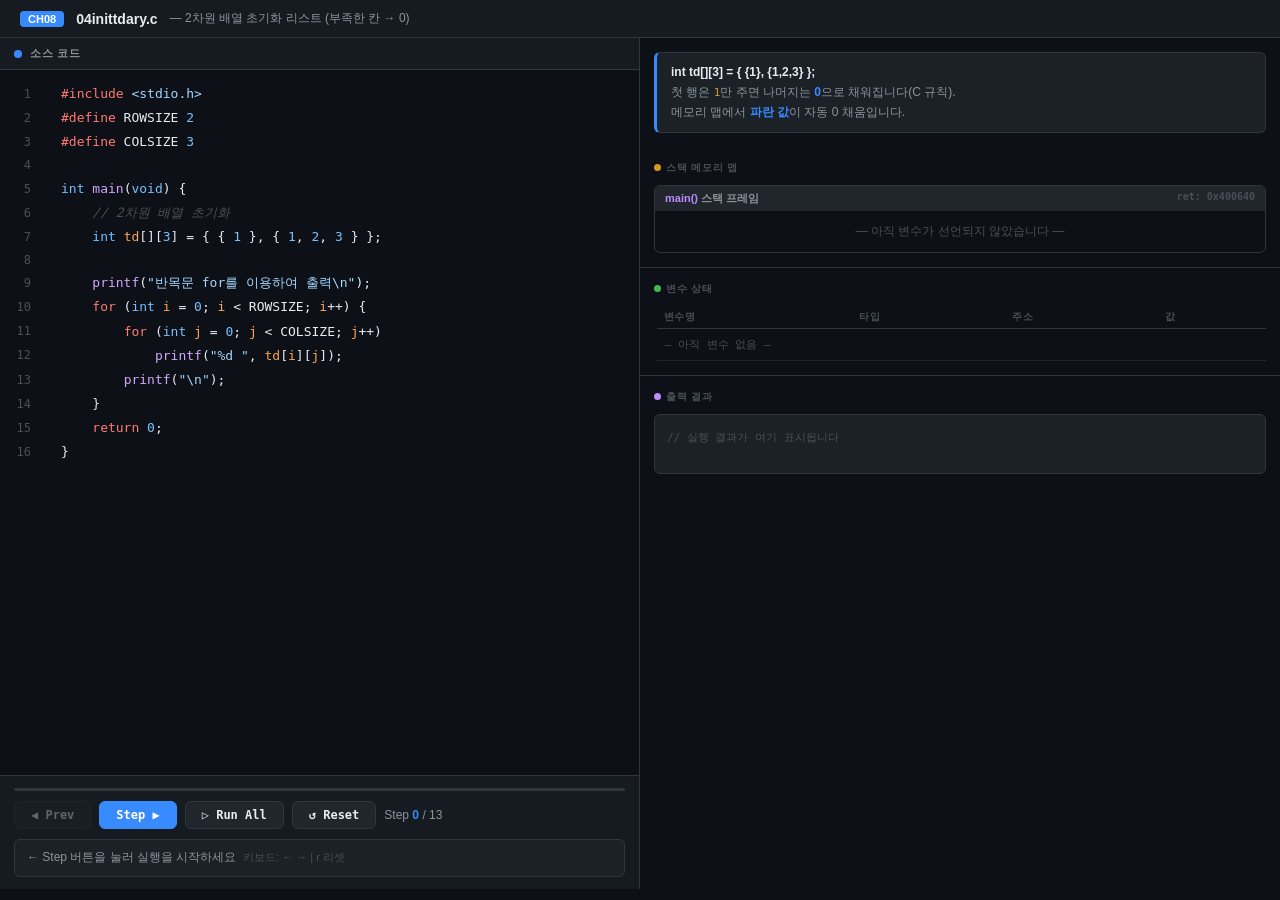
<file: src/chapter08/04inittdary_viz.html>
<!DOCTYPE html>
<html lang="ko">
<head>
<meta charset="UTF-8">
<meta name="viewport" content="width=device-width, initial-scale=1.0">
<title>04inittdary.c — 2차원 배열 초기화 리스트</title>
<style>
  :root{--bg0:#0d1117;--bg1:#161b22;--bg2:#1c2128;--bg3:#21262d;--bg4:#30363d;--text1:#e6edf3;--text2:#8b949e;--text3:#484f58;--accent-b:#388bfd;--accent-g:#3fb950;--accent-y:#d29922;--accent-r:#f85149;--accent-p:#bc8cff;--hl-exec:rgba(56,139,253,.15);--changed:rgba(61,185,80,.18);--highlight-mem:rgba(210,153,34,.22);--font-mono:'JetBrains Mono','Fira Code',Consolas,monospace;--font-sans:-apple-system,BlinkMacSystemFont,'Segoe UI',sans-serif;}
  *{box-sizing:border-box;margin:0;padding:0;}html,body{height:100%;background:var(--bg0);color:var(--text1);font-family:var(--font-sans);}
  .topbar{display:flex;align-items:center;gap:12px;padding:10px 20px;background:var(--bg1);border-bottom:1px solid var(--bg4);position:sticky;top:0;z-index:10;}
  .topbar .badge{background:var(--accent-b);color:#fff;font-size:11px;font-weight:700;padding:2px 8px;border-radius:4px;}
  .topbar .title{font-size:14px;font-weight:600;}.topbar .subtitle{font-size:12px;color:var(--text2);}
  .main{display:grid;grid-template-columns:1fr 1fr;height:calc(100vh - 49px);}
  .left-panel{display:flex;flex-direction:column;border-right:1px solid var(--bg4);overflow:hidden;}
  .panel-head{display:flex;align-items:center;gap:8px;padding:8px 14px;background:var(--bg1);border-bottom:1px solid var(--bg4);font-size:11px;font-weight:600;color:var(--text2);text-transform:uppercase;letter-spacing:.8px;flex-shrink:0;}
  .dot{width:8px;height:8px;border-radius:50%;display:inline-block;}.dot-blue{background:var(--accent-b);}.dot-green{background:var(--accent-g);}.dot-yellow{background:var(--accent-y);}.dot-purple{background:var(--accent-p);}
  .code-area{flex:1;overflow-y:auto;padding:12px 0;font-family:var(--font-mono);font-size:13px;line-height:1.7;}
  .code-line{display:flex;align-items:center;padding:1px 0;border-left:3px solid transparent;transition:background .15s,border-color .15s;}
  .code-line.hl-exec{background:var(--hl-exec);border-left-color:var(--accent-b);}
  .line-gutter{display:flex;align-items:center;justify-content:flex-end;width:52px;padding-right:8px;flex-shrink:0;color:var(--text3);font-size:12px;gap:4px;}
  .line-num{min-width:20px;text-align:right;}.exec-arrow{width:12px;color:var(--accent-b);font-size:10px;}
  .line-code{padding-left:6px;white-space:pre;color:var(--text1);}
  .kw{color:#ff7b72;}.ty{color:#79c0ff;}.fn-c{color:#d2a8ff;}.nm{color:#79c0ff;}.st{color:#a5d6ff;}.pp{color:#ff7b72;}.vr{color:#ffa657;}.cm{color:var(--text3);font-style:italic;}
  .controls{padding:12px 14px;border-top:1px solid var(--bg4);background:var(--bg1);flex-shrink:0;}
  .ctrl-row{display:flex;align-items:center;gap:8px;margin-bottom:10px;}
  .btn{padding:6px 16px;border-radius:6px;border:1px solid var(--bg4);font-size:12px;font-weight:600;cursor:pointer;background:var(--bg3);color:var(--text1);font-family:var(--font-mono);}
  .btn:hover{background:var(--bg4);}.btn:disabled{opacity:.35;cursor:not-allowed;}
  .btn-primary{background:var(--accent-b);color:#fff;border-color:var(--accent-b);}.btn-primary:hover{background:#1a7fe0;}
  .step-info{font-size:12px;color:var(--text2);}.step-num{color:var(--accent-b);font-weight:700;}
  .progress-bar{height:3px;background:var(--bg4);border-radius:2px;overflow:hidden;margin-bottom:10px;}
  .progress-fill{height:100%;background:var(--accent-b);border-radius:2px;transition:width .3s ease;}
  .explain-box{background:var(--bg2);border:1px solid var(--bg4);border-radius:6px;padding:8px 12px;font-size:12px;line-height:1.6;color:var(--text2);min-height:38px;}
  .explain-box b{color:var(--text1);}.explain-box code{color:var(--accent-y);font-family:var(--font-mono);font-size:11px;}
  .right-panel{display:flex;flex-direction:column;overflow:hidden;}.right-scroll{flex:1;overflow-y:auto;}
  .mem-section{padding:14px;border-bottom:1px solid var(--bg4);}
  .section-title{font-size:10px;font-weight:700;color:var(--text3);text-transform:uppercase;letter-spacing:.8px;margin-bottom:10px;}
  .stack-frame{border:1px solid var(--bg4);border-radius:6px;overflow:hidden;}
  .frame-header{background:var(--bg3);padding:5px 10px;font-size:11px;font-weight:600;color:var(--text2);display:flex;justify-content:space-between;}
  .frame-fn{color:var(--accent-p);}.frame-ret{font-size:10px;color:var(--text3);font-family:var(--font-mono);}
  .mem-cells{display:flex;flex-direction:column;}
  .mem-cell{display:grid;grid-template-columns:110px 1fr 1fr;align-items:center;padding:5px 10px;border-top:1px solid var(--bg4);font-family:var(--font-mono);font-size:12px;border-left:3px solid transparent;}
  .mem-cell.allocated{animation:cellIn .3s ease forwards;}
  .mem-cell.changed{background:var(--highlight-mem);border-left-color:var(--accent-y);}
  .mem-cell.zero-fill .mem-val{color:var(--accent-b);opacity:.7;}
  .mem-cell .mem-addr{color:var(--text3);font-size:11px;}.mem-cell .mem-name{color:var(--accent-y);}.mem-cell .mem-val{color:var(--accent-g);font-weight:600;text-align:right;}
  .mem-row-label{padding:4px 10px;background:var(--bg3);font-size:10px;color:var(--text3);font-family:var(--font-mono);}
  @keyframes cellIn{from{opacity:0;transform:translateX(-6px)}to{opacity:1;transform:translateX(0)}}
  .var-section{padding:14px;border-bottom:1px solid var(--bg4);}
  .var-table{width:100%;border-collapse:collapse;font-family:var(--font-mono);font-size:12px;}
  .var-table th{text-align:left;padding:4px 8px;color:var(--text3);font-size:10px;text-transform:uppercase;letter-spacing:.5px;border-bottom:1px solid var(--bg4);}
  .var-table td{padding:5px 8px;border-bottom:1px solid var(--bg3);}
  .var-table tr.changed-row td{background:var(--changed);}
  .var-table tr.changed-row td:first-child{border-left:3px solid var(--accent-g);}
  .var-table tr td:first-child{border-left:3px solid transparent;}
  .td-name{color:var(--accent-y);}.td-type{color:var(--accent-b);}.td-addr{color:var(--text3);font-size:11px;}.td-val{color:var(--accent-g);font-weight:600;}
  .td-val.zero{color:var(--accent-b);opacity:.7;}
  .empty-row td{color:var(--text3);font-size:11px;padding:8px;}
  .out-section{padding:14px;}
  .output-area{background:var(--bg2);border:1px solid var(--bg4);border-radius:6px;padding:10px 12px;font-family:var(--font-mono);font-size:13px;line-height:1.8;min-height:60px;max-height:200px;overflow-y:auto;color:var(--accent-g);white-space:pre-wrap;}
  .output-dim{color:var(--text3);font-size:11px;}
  .concept-banner{margin:14px;padding:10px 14px;background:var(--bg2);border:1px solid var(--bg4);border-left:3px solid var(--accent-b);border-radius:6px;font-size:12px;line-height:1.65;color:var(--text2);}
  .concept-banner b{color:var(--text1);}.concept-banner code{color:var(--accent-y);font-family:var(--font-mono);font-size:11px;}
  ::-webkit-scrollbar{width:6px;}::-webkit-scrollbar-track{background:transparent;}::-webkit-scrollbar-thumb{background:var(--bg4);border-radius:3px;}
</style>
</head>
<body>
<div class="topbar">
  <span class="badge">CH08</span>
  <span class="title">04inittdary.c</span>
  <span class="subtitle">— 2차원 배열 초기화 리스트 (부족한 칸 → 0)</span>
</div>
<div class="main">
  <div class="left-panel">
    <div class="panel-head"><span class="dot dot-blue"></span> 소스 코드</div>
    <div class="code-area" id="codeArea"></div>
    <div class="controls">
      <div class="progress-bar"><div class="progress-fill" id="progressFill"></div></div>
      <div class="ctrl-row">
        <button class="btn" id="btnPrev" onclick="stepBack()">◀ Prev</button>
        <button class="btn btn-primary" id="btnStep" onclick="stepForward()">Step ▶</button>
        <button class="btn" id="btnRun" onclick="runAll()">▷ Run All</button>
        <button class="btn" onclick="resetDebug()">↺ Reset</button>
        <span class="step-info">Step <span class="step-num" id="stepNum">0</span> / <span id="stepTotal">0</span></span>
      </div>
      <div class="explain-box" id="explainBox">← Step 버튼을 눌러 실행을 시작하세요 &nbsp;<span style="color:var(--text3);font-size:11px">키보드: ← → | r 리셋</span></div>
    </div>
  </div>
  <div class="right-panel">
    <div class="right-scroll">
      <div class="concept-banner">
        <b>int td[][3] = { {1}, {1,2,3} };</b><br>
        첫 행은 <code>1</code>만 주면 나머지는 <b style="color:var(--accent-b)">0</b>으로 채워집니다(C 규칙).<br>
        메모리 맵에서 <b style="color:var(--accent-b)">파란 값</b>이 자동 0 채움입니다.
      </div>
      <div class="mem-section">
        <div class="section-title"><span class="dot dot-yellow" style="width:7px;height:7px;margin-right:5px;"></span>스택 메모리 맵</div>
        <div class="stack-frame">
          <div class="frame-header"><span><span class="frame-fn">main()</span> 스택 프레임</span><span class="frame-ret">ret: 0x400640</span></div>
          <div class="mem-cells" id="memCells"><div style="padding:12px;color:var(--text3);font-size:12px;text-align:center">— 아직 변수가 선언되지 않았습니다 —</div></div>
        </div>
      </div>
      <div class="var-section">
        <div class="section-title"><span class="dot dot-green" style="width:7px;height:7px;margin-right:5px;"></span>변수 상태</div>
        <table class="var-table"><thead><tr><th>변수명</th><th>타입</th><th>주소</th><th>값</th></tr></thead><tbody id="varTableBody"><tr class="empty-row"><td colspan="4">— 아직 변수 없음 —</td></tr></tbody></table>
      </div>
      <div class="out-section">
        <div class="section-title"><span class="dot dot-purple" style="width:7px;height:7px;margin-right:5px;"></span>출력 결과</div>
        <div class="output-area" id="outputArea"><span class="output-dim">// 실행 결과가 여기 표시됩니다</span></div>
      </div>
    </div>
  </div>
</div>
<script>
const CODE_LINES=[
  {text:`<span class="pp">#include</span> <span class="st">&lt;stdio.h&gt;</span>`},
  {text:`<span class="pp">#define</span> ROWSIZE <span class="nm">2</span>`},
  {text:`<span class="pp">#define</span> COLSIZE <span class="nm">3</span>`},
  {text:``},
  {text:`<span class="ty">int</span> <span class="fn-c">main</span>(<span class="ty">void</span>) {`},
  {text:`    <span class="cm">// 2차원 배열 초기화</span>`},
  {id:'decl',text:`    <span class="ty">int</span> <span class="vr">td</span>[][<span class="nm">3</span>] = { { <span class="nm">1</span> }, { <span class="nm">1</span>, <span class="nm">2</span>, <span class="nm">3</span> } };`},
  {text:``},
  {id:'hdr', text:`    <span class="fn-c">printf</span>(<span class="st">"반목문 for를 이용하여 출력\\n"</span>);`},
  {id:'fori',text:`    <span class="kw">for</span> (<span class="ty">int</span> <span class="vr">i</span> = <span class="nm">0</span>; <span class="vr">i</span> &lt; ROWSIZE; <span class="vr">i</span>++) {`},
  {id:'forj',text:`        <span class="kw">for</span> (<span class="ty">int</span> <span class="vr">j</span> = <span class="nm">0</span>; <span class="vr">j</span> &lt; COLSIZE; <span class="vr">j</span>++)`},
  {id:'pr',  text:`            <span class="fn-c">printf</span>(<span class="st">"%d "</span>, <span class="vr">td</span>[<span class="vr">i</span>][<span class="vr">j</span>]);`},
  {id:'nl',  text:`        <span class="fn-c">printf</span>(<span class="st">"\\n"</span>);`},
  {text:`    }`},
  {id:'ret', text:`    <span class="kw">return</span> <span class="nm">0</span>;`},
  {text:`}`},
];

const B=0x7fff5200;
function ta(i,j){return '0x'+(B+(i*3+j)*4).toString(16);}
// vals: [row0col0, row0col1, row0col2, row1col0, row1col1, row1col2]
const INIT_VALS=[1,0,0,1,2,3];
function tdMem(){
  const out=[];
  for(let i=0;i<2;i++)for(let j=0;j<3;j++){
    const flat=i*3+j;
    out.push({name:`td[${i}][${j}]`,type:'int',addr:ta(i,j),val:INIT_VALS[flat],highlight:false,row:i,autoZero:(i===0&&j>0)});
  }
  return out;
}

const STEPS=[
  {line:'decl',explain:`<b>초기화 리스트 { {1}, {1,2,3} }</b> — 행 우선으로 채움. <b style="color:var(--accent-b)">td[0][1], td[0][2]</b>는 명시 값 없어 <b style="color:var(--accent-b)">0</b>으로 자동 초기화됩니다.`,
   mem:tdMem(),
   vars:{'td[0][0]':1,'td[0][1]':0,'td[0][2]':0,'td[1][0]':1,'td[1][1]':2,'td[1][2]':3},output:null},
  {line:'hdr', explain:`헤더 출력`,mem:null,vars:{},output:'반목문 for를 이용하여 출력'},
  {line:'fori',explain:`<b>i=0</b> 행 출력 시작`,mem:null,vars:{i:0,j:0},output:null},
  {line:'pr',  explain:`td[0][0] = 1`,mem:null,vars:{},output:'1 '},
  {line:'pr',  explain:`td[0][1] = 0 (자동 0)`,mem:null,vars:{j:1},output:'0 '},
  {line:'pr',  explain:`td[0][2] = 0 (자동 0)`,mem:null,vars:{j:2},output:'0 '},
  {line:'nl',  explain:`줄 바꿈`,mem:null,vars:{},output:''},
  {line:'fori',explain:`<b>i=1</b>`,mem:null,vars:{i:1,j:0},output:null},
  {line:'pr',  explain:`td[1][0] = 1`,mem:null,vars:{},output:'1 '},
  {line:'pr',  explain:`td[1][1] = 2`,mem:null,vars:{j:1},output:'2 '},
  {line:'pr',  explain:`td[1][2] = 3`,mem:null,vars:{j:2},output:'3 '},
  {line:'nl',  explain:`줄 바꿈`,mem:null,vars:{},output:''},
  {line:'ret', explain:`<b>return 0</b> — 프레임 해제.`,mem:'released',vars:{},output:null},
];

const VAR_ORDER=['td[0][0]','td[0][1]','td[0][2]','td[1][0]','td[1][1]','td[1][2]','i','j'];
const VAR_TYPES=Object.fromEntries(VAR_ORDER.map(k=>[k,'int']));
const VAR_ADDRS={'td[0][0]':ta(0,0),'td[0][1]':ta(0,1),'td[0][2]':ta(0,2),'td[1][0]':ta(1,0),'td[1][1]':ta(1,1),'td[1][2]':ta(1,2),'i':'0x7fff5218','j':'0x7fff521c'};
const AUTO_ZERO=new Set(['td[0][1]','td[0][2]']);

let stepIndex=0,varState={},outputLines=[],currentMem=null,runTimer=null;

function renderCode(activeId){
  const area=document.getElementById('codeArea');area.innerHTML='';
  CODE_LINES.forEach((line,idx)=>{
    const div=document.createElement('div');div.className='code-line';
    if(line.id&&line.id===activeId){div.classList.add('hl-exec');setTimeout(()=>div.scrollIntoView({block:'center',behavior:'smooth'}),50);}
    div.innerHTML=`<div class="line-gutter"><span class="line-num">${idx+1}</span><div class="exec-arrow">${line.id&&line.id===activeId?'▶':' '}</div></div><div class="line-code">${line.text}</div>`;
    area.appendChild(div);
  });
}
function renderMem(memData){
  const c=document.getElementById('memCells');
  if(memData==='released'){c.innerHTML=`<div style="padding:12px;color:var(--text3);font-size:12px;text-align:center">— main 프레임 해제됨 —</div>`;return;}
  if(!memData||!memData.length)return;
  c.innerHTML='';
  const rows={};
  memData.forEach(m=>{const r=m.row!=null?m.row:0;if(!rows[r])rows[r]=[];rows[r].push(m);});
  Object.entries(rows).forEach(([r,items])=>{
    const lbl=document.createElement('div');lbl.className='mem-row-label';lbl.textContent=`행 ${r} (td[${r}][0..2])`;c.appendChild(lbl);
    items.forEach((item,idx)=>{
      const cell=document.createElement('div');cell.className='mem-cell allocated';
      if(item.autoZero)cell.classList.add('zero-fill');
      if(item.highlight)cell.classList.add('changed');
      cell.style.animationDelay=(idx*40)+'ms';
      cell.innerHTML=`<span class="mem-addr">${item.addr}</span><span class="mem-name">${item.name}</span><span class="mem-val">${item.val}</span>`;
      c.appendChild(cell);
    });
  });
}
function renderVarTable(newVars){
  if(newVars){for(const k in newVars){const old=varState[k];varState[k]={val:newVars[k],changed:(old===undefined||old.val!==newVars[k])};}for(const k in varState){if(!(k in newVars))varState[k]={...varState[k],changed:false};}}
  const tbody=document.getElementById('varTableBody');
  const keys=VAR_ORDER.filter(k=>k in varState);
  if(!keys.length){tbody.innerHTML='<tr class="empty-row"><td colspan="4">— 아직 변수 없음 —</td></tr>';return;}
  tbody.innerHTML=keys.map(k=>{const isZ=AUTO_ZERO.has(k)&&varState[k].val===0;return`<tr class="${varState[k].changed?'changed-row':''}"><td class="td-name">${k}</td><td class="td-type">${VAR_TYPES[k]}</td><td class="td-addr">${VAR_ADDRS[k]}</td><td class="td-val${isZ?' zero':''}">${varState[k].val}</td></tr>`;}).join('');
}
function renderOutput(){
  const area=document.getElementById('outputArea');
  if(!outputLines.length){area.innerHTML='<span class="output-dim">// 실행 결과가 여기 표시됩니다</span>';return;}
  area.innerHTML=outputLines.map((l,i)=>`<span style="display:block">${i===outputLines.length-1?`<span style="color:var(--accent-y)">▶ </span>`:' '}${escHtml(l)}</span>`).join('\n');
  area.scrollTop=area.scrollHeight;
}
function escHtml(s){return String(s).replace(/&/g,'&amp;').replace(/</g,'&lt;').replace(/>/g,'&gt;');}
function renderStepInfo(){
  document.getElementById('stepNum').textContent=stepIndex;document.getElementById('stepTotal').textContent=STEPS.length;
  document.getElementById('progressFill').style.width=(stepIndex===0?0:Math.round(stepIndex/STEPS.length*100))+'%';
  document.getElementById('btnPrev').disabled=stepIndex===0;document.getElementById('btnStep').disabled=stepIndex>=STEPS.length;
}
function syncMemCellsFromVarState(){
  if(!Array.isArray(currentMem))return;
  for(let i=0;i<currentMem.length;i++){
    const c=currentMem[i];
    if(!c||c.ellipsis)continue;
    const k=c.name;
    if(varState[k]!==undefined)c.val=varState[k].val;
  }
}
function applyStep(idx){
  const s=STEPS[idx];renderCode(s.line);document.getElementById('explainBox').innerHTML=s.explain||'';
  if(s.mem!==null){currentMem=s.mem;}
  renderVarTable(s.vars||{});
  if(s.mem!==null){renderMem(s.mem);}
  else{syncMemCellsFromVarState();if(currentMem)renderMem(currentMem);}
  if(s.output!==null){outputLines.push(s.output);renderOutput();}
}
function stepForward(){if(stepIndex>=STEPS.length)return;applyStep(stepIndex);stepIndex++;renderStepInfo();}
function stepBack(){if(stepIndex<=0)return;stepIndex--;rebuildState(stepIndex);renderStepInfo();}
function rebuildState(t){
  varState={};outputLines=[];currentMem=null;renderVarTable({});renderOutput();renderCode(null);
  for(let i=0;i<t;i++){const s=STEPS[i];if(s.vars)for(const k in s.vars)varState[k]={val:s.vars[k],changed:false};if(s.mem!==null)currentMem=s.mem;if(s.output!==null)outputLines.push(s.output);}
  if(t>0){const s=STEPS[t-1];renderCode(s.line);document.getElementById('explainBox').innerHTML=s.explain||'';syncMemCellsFromVarState();if(currentMem)renderMem(currentMem);renderVarTable(null);renderOutput();}
  else{renderCode(null);document.getElementById('explainBox').innerHTML='← Step 버튼을 눌러 실행을 시작하세요';document.getElementById('memCells').innerHTML='<div style="padding:12px;color:var(--text3);font-size:12px;text-align:center">— 아직 변수가 선언되지 않았습니다 —</div>';}
}
function resetDebug(){if(runTimer){clearInterval(runTimer);runTimer=null;document.getElementById('btnRun').textContent='▷ Run All';}stepIndex=0;rebuildState(0);renderStepInfo();}
function runAll(){
  if(runTimer){clearInterval(runTimer);runTimer=null;document.getElementById('btnRun').textContent='▷ Run All';return;}
  document.getElementById('btnRun').textContent='⏸ Pause';
  runTimer=setInterval(()=>{if(stepIndex>=STEPS.length){clearInterval(runTimer);runTimer=null;document.getElementById('btnRun').textContent='▷ Run All';return;}stepForward();},700);
}
document.addEventListener('keydown',e=>{if(e.key==='ArrowRight'||e.key==='n')stepForward();else if(e.key==='ArrowLeft'||e.key==='p')stepBack();else if(e.key==='r'||e.key==='R')resetDebug();});
renderCode(null);renderVarTable({});renderOutput();renderStepInfo();
</script>
</body>
</html>
</file>
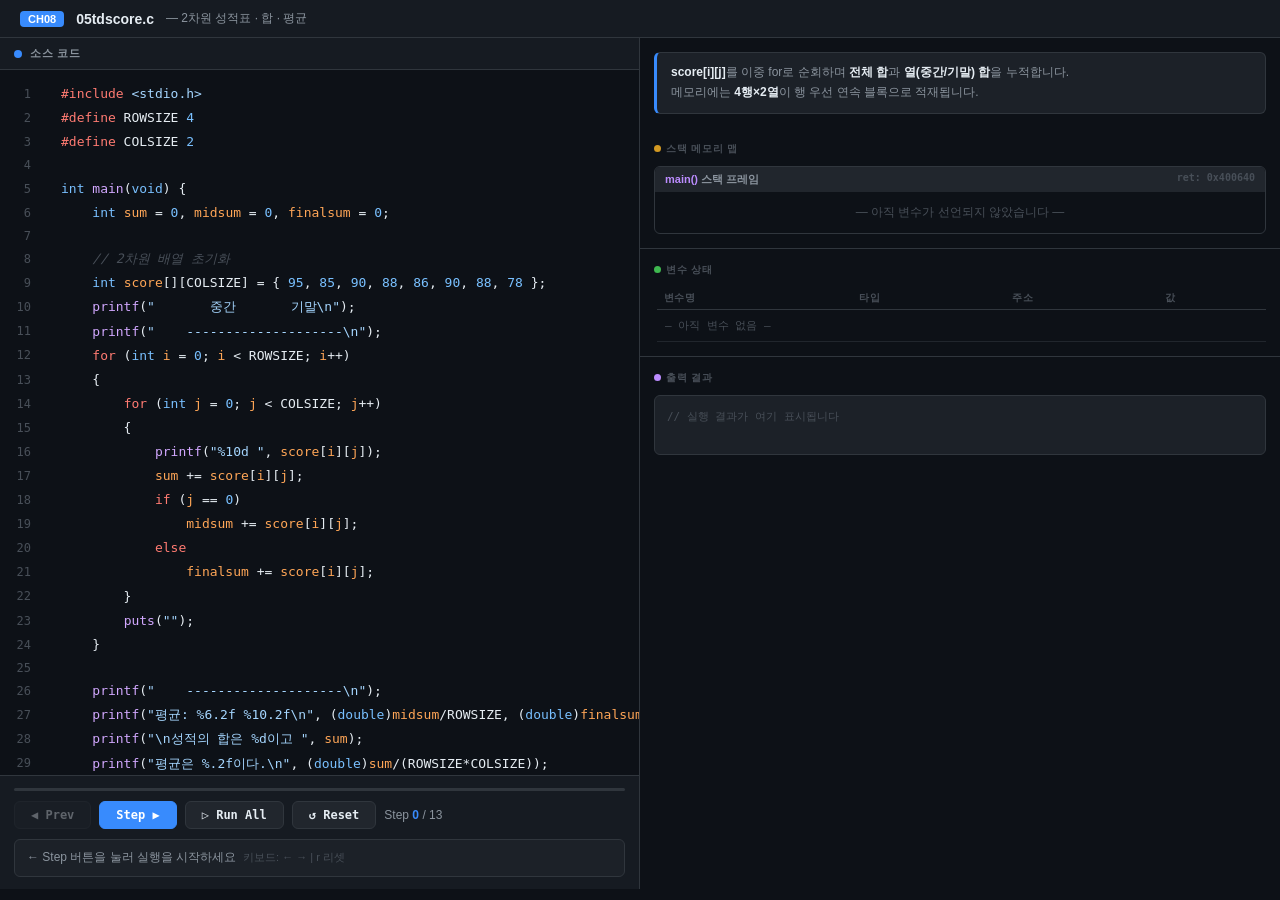
<file: src/chapter08/05tdscore_viz.html>
<!DOCTYPE html>
<html lang="ko">
<head>
<meta charset="UTF-8">
<meta name="viewport" content="width=device-width, initial-scale=1.0">
<title>05tdscore.c — 2차원 성적표 합·평균</title>
<style>
  :root{--bg0:#0d1117;--bg1:#161b22;--bg2:#1c2128;--bg3:#21262d;--bg4:#30363d;--text1:#e6edf3;--text2:#8b949e;--text3:#484f58;--accent-b:#388bfd;--accent-g:#3fb950;--accent-y:#d29922;--accent-r:#f85149;--accent-p:#bc8cff;--hl-exec:rgba(56,139,253,.15);--changed:rgba(61,185,80,.18);--highlight-mem:rgba(210,153,34,.22);--font-mono:'JetBrains Mono','Fira Code',Consolas,monospace;--font-sans:-apple-system,BlinkMacSystemFont,'Segoe UI',sans-serif;}
  *{box-sizing:border-box;margin:0;padding:0;}html,body{height:100%;background:var(--bg0);color:var(--text1);font-family:var(--font-sans);}
  .topbar{display:flex;align-items:center;gap:12px;padding:10px 20px;background:var(--bg1);border-bottom:1px solid var(--bg4);position:sticky;top:0;z-index:10;}
  .topbar .badge{background:var(--accent-b);color:#fff;font-size:11px;font-weight:700;padding:2px 8px;border-radius:4px;}
  .topbar .title{font-size:14px;font-weight:600;}.topbar .subtitle{font-size:12px;color:var(--text2);}
  .main{display:grid;grid-template-columns:1fr 1fr;height:calc(100vh - 49px);}
  .left-panel{display:flex;flex-direction:column;border-right:1px solid var(--bg4);overflow:hidden;}
  .panel-head{display:flex;align-items:center;gap:8px;padding:8px 14px;background:var(--bg1);border-bottom:1px solid var(--bg4);font-size:11px;font-weight:600;color:var(--text2);text-transform:uppercase;letter-spacing:.8px;flex-shrink:0;}
  .dot{width:8px;height:8px;border-radius:50%;display:inline-block;}.dot-blue{background:var(--accent-b);}.dot-green{background:var(--accent-g);}.dot-yellow{background:var(--accent-y);}.dot-purple{background:var(--accent-p);}
  .code-area{flex:1;overflow-y:auto;padding:12px 0;font-family:var(--font-mono);font-size:13px;line-height:1.7;}
  .code-line{display:flex;align-items:center;padding:1px 0;border-left:3px solid transparent;transition:background .15s,border-color .15s;}
  .code-line.hl-exec{background:var(--hl-exec);border-left-color:var(--accent-b);}
  .line-gutter{display:flex;align-items:center;justify-content:flex-end;width:52px;padding-right:8px;flex-shrink:0;color:var(--text3);font-size:12px;gap:4px;}
  .line-num{min-width:20px;text-align:right;}.exec-arrow{width:12px;color:var(--accent-b);font-size:10px;}
  .line-code{padding-left:6px;white-space:pre;color:var(--text1);}
  .kw{color:#ff7b72;}.ty{color:#79c0ff;}.fn-c{color:#d2a8ff;}.nm{color:#79c0ff;}.st{color:#a5d6ff;}.pp{color:#ff7b72;}.vr{color:#ffa657;}.cm{color:var(--text3);font-style:italic;}.co{color:var(--text3);font-style:italic;}
  .controls{padding:12px 14px;border-top:1px solid var(--bg4);background:var(--bg1);flex-shrink:0;}
  .ctrl-row{display:flex;align-items:center;gap:8px;margin-bottom:10px;}
  .btn{padding:6px 16px;border-radius:6px;border:1px solid var(--bg4);font-size:12px;font-weight:600;cursor:pointer;background:var(--bg3);color:var(--text1);font-family:var(--font-mono);}
  .btn:hover{background:var(--bg4);}.btn:disabled{opacity:.35;cursor:not-allowed;}
  .btn-primary{background:var(--accent-b);color:#fff;border-color:var(--accent-b);}.btn-primary:hover{background:#1a7fe0;}
  .step-info{font-size:12px;color:var(--text2);}.step-num{color:var(--accent-b);font-weight:700;}
  .progress-bar{height:3px;background:var(--bg4);border-radius:2px;overflow:hidden;margin-bottom:10px;}
  .progress-fill{height:100%;background:var(--accent-b);border-radius:2px;transition:width .3s ease;}
  .explain-box{background:var(--bg2);border:1px solid var(--bg4);border-radius:6px;padding:8px 12px;font-size:12px;line-height:1.6;color:var(--text2);min-height:38px;}
  .explain-box b{color:var(--text1);}.explain-box code{color:var(--accent-y);font-family:var(--font-mono);font-size:11px;}
  .right-panel{display:flex;flex-direction:column;overflow:hidden;}.right-scroll{flex:1;overflow-y:auto;}
  .mem-section{padding:14px;border-bottom:1px solid var(--bg4);}
  .section-title{font-size:10px;font-weight:700;color:var(--text3);text-transform:uppercase;letter-spacing:.8px;margin-bottom:10px;}
  .stack-frame{border:1px solid var(--bg4);border-radius:6px;overflow:hidden;}
  .frame-header{background:var(--bg3);padding:5px 10px;font-size:11px;font-weight:600;color:var(--text2);display:flex;justify-content:space-between;}
  .frame-fn{color:var(--accent-p);}.frame-ret{font-size:10px;color:var(--text3);font-family:var(--font-mono);}
  .mem-cells{display:flex;flex-direction:column;}
  .mem-cell{display:grid;grid-template-columns:110px 1fr 1fr;align-items:center;padding:5px 10px;border-top:1px solid var(--bg4);font-family:var(--font-mono);font-size:12px;border-left:3px solid transparent;}
  .mem-cell.allocated{animation:cellIn .25s ease forwards;}
  .mem-cell.changed{background:var(--highlight-mem);border-left-color:var(--accent-y);}
  .mem-cell .mem-addr{color:var(--text3);font-size:11px;}.mem-cell .mem-name{color:var(--accent-y);}.mem-cell .mem-val{color:var(--accent-g);font-weight:600;text-align:right;}
  .mem-row-label{padding:4px 10px;background:var(--bg3);font-size:10px;color:var(--text3);font-family:var(--font-mono);}
  .mem-divider{height:1px;background:var(--bg3);}
  @keyframes cellIn{from{opacity:0;transform:translateX(-6px)}to{opacity:1;transform:translateX(0)}}
  .var-section{padding:14px;border-bottom:1px solid var(--bg4);}
  .var-table{width:100%;border-collapse:collapse;font-family:var(--font-mono);font-size:12px;}
  .var-table th{text-align:left;padding:4px 8px;color:var(--text3);font-size:10px;text-transform:uppercase;letter-spacing:.5px;border-bottom:1px solid var(--bg4);}
  .var-table td{padding:5px 8px;border-bottom:1px solid var(--bg3);}
  .var-table tr.changed-row td{background:var(--changed);}
  .var-table tr.changed-row td:first-child{border-left:3px solid var(--accent-g);}
  .var-table tr td:first-child{border-left:3px solid transparent;}
  .td-name{color:var(--accent-y);}.td-type{color:var(--accent-b);}.td-addr{color:var(--text3);font-size:11px;}.td-val{color:var(--accent-g);font-weight:600;}
  .empty-row td{color:var(--text3);font-size:11px;padding:8px;}
  .out-section{padding:14px;}
  .output-area{background:var(--bg2);border:1px solid var(--bg4);border-radius:6px;padding:10px 12px;font-family:var(--font-mono);font-size:12px;line-height:1.8;min-height:60px;max-height:220px;overflow-y:auto;color:var(--accent-g);white-space:pre-wrap;}
  .output-dim{color:var(--text3);font-size:11px;}
  .concept-banner{margin:14px;padding:10px 14px;background:var(--bg2);border:1px solid var(--bg4);border-left:3px solid var(--accent-b);border-radius:6px;font-size:12px;line-height:1.65;color:var(--text2);}
  .concept-banner b{color:var(--text1);}.concept-banner code{color:var(--accent-y);font-family:var(--font-mono);font-size:11px;}
  ::-webkit-scrollbar{width:6px;}::-webkit-scrollbar-track{background:transparent;}::-webkit-scrollbar-thumb{background:var(--bg4);border-radius:3px;}
</style>
</head>
<body>
<div class="topbar">
  <span class="badge">CH08</span>
  <span class="title">05tdscore.c</span>
  <span class="subtitle">— 2차원 성적표 · 합 · 평균</span>
</div>
<div class="main">
  <div class="left-panel">
    <div class="panel-head"><span class="dot dot-blue"></span> 소스 코드</div>
    <div class="code-area" id="codeArea"></div>
    <div class="controls">
      <div class="progress-bar"><div class="progress-fill" id="progressFill"></div></div>
      <div class="ctrl-row">
        <button class="btn" id="btnPrev" onclick="stepBack()">◀ Prev</button>
        <button class="btn btn-primary" id="btnStep" onclick="stepForward()">Step ▶</button>
        <button class="btn" id="btnRun" onclick="runAll()">▷ Run All</button>
        <button class="btn" onclick="resetDebug()">↺ Reset</button>
        <span class="step-info">Step <span class="step-num" id="stepNum">0</span> / <span id="stepTotal">0</span></span>
      </div>
      <div class="explain-box" id="explainBox">← Step 버튼을 눌러 실행을 시작하세요 &nbsp;<span style="color:var(--text3);font-size:11px">키보드: ← → | r 리셋</span></div>
    </div>
  </div>
  <div class="right-panel">
    <div class="right-scroll">
      <div class="concept-banner">
        <b>score[i][j]</b>를 이중 for로 순회하며 <b>전체 합</b>과 <b>열(중간/기말) 합</b>을 누적합니다.<br>
        메모리에는 <b>4행×2열</b>이 행 우선 연속 블록으로 적재됩니다.
      </div>
      <div class="mem-section">
        <div class="section-title"><span class="dot dot-yellow" style="width:7px;height:7px;margin-right:5px;"></span>스택 메모리 맵</div>
        <div class="stack-frame">
          <div class="frame-header"><span><span class="frame-fn">main()</span> 스택 프레임</span><span class="frame-ret">ret: 0x400640</span></div>
          <div class="mem-cells" id="memCells"><div style="padding:12px;color:var(--text3);font-size:12px;text-align:center">— 아직 변수가 선언되지 않았습니다 —</div></div>
        </div>
      </div>
      <div class="var-section">
        <div class="section-title"><span class="dot dot-green" style="width:7px;height:7px;margin-right:5px;"></span>변수 상태</div>
        <table class="var-table"><thead><tr><th>변수명</th><th>타입</th><th>주소</th><th>값</th></tr></thead><tbody id="varTableBody"><tr class="empty-row"><td colspan="4">— 아직 변수 없음 —</td></tr></tbody></table>
      </div>
      <div class="out-section">
        <div class="section-title"><span class="dot dot-purple" style="width:7px;height:7px;margin-right:5px;"></span>출력 결과</div>
        <div class="output-area" id="outputArea"><span class="output-dim">// 실행 결과가 여기 표시됩니다</span></div>
      </div>
    </div>
  </div>
</div>
<script>
const CODE_LINES=[
  {text:`<span class="pp">#include</span> <span class="st">&lt;stdio.h&gt;</span>`},
  {text:`<span class="pp">#define</span> ROWSIZE <span class="nm">4</span>`},
  {text:`<span class="pp">#define</span> COLSIZE <span class="nm">2</span>`},
  {text:``},
  {text:`<span class="ty">int</span> <span class="fn-c">main</span>(<span class="ty">void</span>) {`},
  {id:'decl',text:`    <span class="ty">int</span> <span class="vr">sum</span> = <span class="nm">0</span>, <span class="vr">midsum</span> = <span class="nm">0</span>, <span class="vr">finalsum</span> = <span class="nm">0</span>;`},
  {text:``},
  {text:`    <span class="cm">// 2차원 배열 초기화</span>`},
  {id:'init',text:`    <span class="ty">int</span> <span class="vr">score</span>[][COLSIZE] = { <span class="nm">95</span>, <span class="nm">85</span>, <span class="nm">90</span>, <span class="nm">88</span>, <span class="nm">86</span>, <span class="nm">90</span>, <span class="nm">88</span>, <span class="nm">78</span> };`},
  {id:'h1',  text:`    <span class="fn-c">printf</span>(<span class="st">"       중간       기말\\n"</span>);`},
  {id:'h2',  text:`    <span class="fn-c">printf</span>(<span class="st">"    --------------------\\n"</span>);`},
  {id:'fori',text:`    <span class="kw">for</span> (<span class="ty">int</span> <span class="vr">i</span> = <span class="nm">0</span>; <span class="vr">i</span> &lt; ROWSIZE; <span class="vr">i</span>++)`},
  {text:`    {`},
  {text:`        <span class="kw">for</span> (<span class="ty">int</span> <span class="vr">j</span> = <span class="nm">0</span>; <span class="vr">j</span> &lt; COLSIZE; <span class="vr">j</span>++)`},
  {text:`        {`},
  {text:`            <span class="fn-c">printf</span>(<span class="st">"%10d "</span>, <span class="vr">score</span>[<span class="vr">i</span>][<span class="vr">j</span>]);`},
  {text:`            <span class="vr">sum</span> += <span class="vr">score</span>[<span class="vr">i</span>][<span class="vr">j</span>];`},
  {text:`            <span class="kw">if</span> (<span class="vr">j</span> == <span class="nm">0</span>)`},
  {text:`                <span class="vr">midsum</span> += <span class="vr">score</span>[<span class="vr">i</span>][<span class="vr">j</span>];`},
  {text:`            <span class="kw">else</span>`},
  {text:`                <span class="vr">finalsum</span> += <span class="vr">score</span>[<span class="vr">i</span>][<span class="vr">j</span>];`},
  {text:`        }`},
  {text:`        <span class="fn-c">puts</span>(<span class="st">""</span>);`},
  {text:`    }`},
  {text:``},
  {id:'f1',  text:`    <span class="fn-c">printf</span>(<span class="st">"    --------------------\\n"</span>);`},
  {id:'f2',  text:`    <span class="fn-c">printf</span>(<span class="st">"평균: %6.2f %10.2f\\n"</span>, (<span class="ty">double</span>)<span class="vr">midsum</span>/ROWSIZE, (<span class="ty">double</span>)<span class="vr">finalsum</span>/ROWSIZE);`},
  {id:'f3',  text:`    <span class="fn-c">printf</span>(<span class="st">"\\n성적의 합은 %d이고 "</span>, <span class="vr">sum</span>);`},
  {id:'f4',  text:`    <span class="fn-c">printf</span>(<span class="st">"평균은 %.2f이다.\\n"</span>, (<span class="ty">double</span>)<span class="vr">sum</span>/(ROWSIZE*COLSIZE));`},
  {id:'ret', text:`    <span class="kw">return</span> <span class="nm">0</span>;`},
  {text:`}`},
];

const B=0x7fff5200;
function sa(i,j){return '0x'+(B+(i*2+j)*4).toString(16);}
const SCORE_DATA=[[95,85],[90,88],[86,90],[88,78]];
function scoreMem(){
  const out=[];
  for(let i=0;i<4;i++)for(let j=0;j<2;j++)
    out.push({name:`score[${i}][${j}]`,type:'int',addr:sa(i,j),val:SCORE_DATA[i][j],highlight:false,row:i});
  return out;
}
const SUM_ADDR='0x7fff5220',MID_ADDR='0x7fff5224',FIN_ADDR='0x7fff5228';

const STEPS=[
  {line:'decl',explain:`<b>sum=0, midsum=0, finalsum=0</b> — 누적 변수 초기화.`,
   mem:[{name:'sum',type:'int',addr:SUM_ADDR,val:0,highlight:true},{name:'midsum',type:'int',addr:MID_ADDR,val:0,highlight:false},{name:'finalsum',type:'int',addr:FIN_ADDR,val:0,highlight:false}],
   vars:{sum:0,midsum:0,finalsum:0},output:null},
  {line:'init',explain:`<b>score[4][2]</b> — 4×2×4 = 32 바이트가 행 우선으로 연속 적재됩니다.`,
   mem:scoreMem().concat([{name:'sum',type:'int',addr:SUM_ADDR,val:0,highlight:false},{name:'midsum',type:'int',addr:MID_ADDR,val:0,highlight:false},{name:'finalsum',type:'int',addr:FIN_ADDR,val:0,highlight:false}]),
   vars:{'score[0][0]':95,'score[0][1]':85,'score[1][0]':90,'score[1][1]':88,'score[2][0]':86,'score[2][1]':90,'score[3][0]':88,'score[3][1]':78},output:null},
  {line:'h1',explain:`헤더 출력`,mem:null,vars:{},output:'       중간       기말'},
  {line:'h2',explain:`구분선`,mem:null,vars:{},output:'    --------------------'},
  {line:'fori',explain:`이중 for 루프 — 4행×2열을 순회하며 출력 및 합산 (시뮬레이션 압축).`,
   mem:null,vars:{sum:700,midsum:359,finalsum:341},output:'        95         85 '},
  {line:'fori',explain:`행 1 출력`,mem:null,vars:{},output:'        90         88 '},
  {line:'fori',explain:`행 2 출력`,mem:null,vars:{},output:'        86         90 '},
  {line:'fori',explain:`행 3 출력`,mem:null,vars:{},output:'        88         78 '},
  {line:'f1',explain:`구분선`,mem:null,vars:{},output:'    --------------------'},
  {line:'f2',explain:`열 평균 출력 — midsum/4 = 89.75, finalsum/4 = 85.25`,mem:null,vars:{},output:'평균:  89.75      85.25\n'},
  {line:'f3',explain:`전체 합 출력`,mem:null,vars:{},output:'\n성적의 합은 700이고 '},
  {line:'f4',explain:`전체 평균 — 700 / 8 = 87.50`,mem:null,vars:{},output:'평균은 87.50이다.'},
  {line:'ret',explain:`<b>return 0</b> — 프레임 해제.`,mem:'released',vars:{},output:null},
];

const VAR_ORDER=['score[0][0]','score[0][1]','score[1][0]','score[1][1]','score[2][0]','score[2][1]','score[3][0]','score[3][1]','sum','midsum','finalsum'];
const VAR_TYPES=Object.fromEntries(VAR_ORDER.map(k=>[k,'int']));
const VAR_ADDRS={...Object.fromEntries([[0,0],[0,1],[1,0],[1,1],[2,0],[2,1],[3,0],[3,1]].map(([i,j])=>[`score[${i}][${j}]`,sa(i,j)])),'sum':SUM_ADDR,'midsum':MID_ADDR,'finalsum':FIN_ADDR};

let stepIndex=0,varState={},outputLines=[],currentMem=null,runTimer=null;

function renderCode(activeId){
  const area=document.getElementById('codeArea');area.innerHTML='';
  CODE_LINES.forEach((line,idx)=>{
    const div=document.createElement('div');div.className='code-line';
    if(line.id&&line.id===activeId){div.classList.add('hl-exec');setTimeout(()=>div.scrollIntoView({block:'center',behavior:'smooth'}),50);}
    div.innerHTML=`<div class="line-gutter"><span class="line-num">${idx+1}</span><div class="exec-arrow">${line.id&&line.id===activeId?'▶':' '}</div></div><div class="line-code">${line.text}</div>`;
    area.appendChild(div);
  });
}
function renderMem(memData){
  const c=document.getElementById('memCells');
  if(memData==='released'){c.innerHTML=`<div style="padding:12px;color:var(--text3);font-size:12px;text-align:center">— main 프레임 해제됨 —</div>`;return;}
  if(!memData||!memData.length)return;
  c.innerHTML='';
  const scoreCells=memData.filter(m=>m.name.startsWith('score'));
  const scalars=memData.filter(m=>!m.name.startsWith('score'));
  // group score by row
  const rows={};
  scoreCells.forEach(m=>{const r=m.row!=null?m.row:0;if(!rows[r])rows[r]=[];rows[r].push(m);});
  Object.entries(rows).forEach(([r,items])=>{
    const lbl=document.createElement('div');lbl.className='mem-row-label';lbl.textContent=`행 ${r} — 중간: ${items[0]?.val}  기말: ${items[1]?.val}`;c.appendChild(lbl);
    items.forEach((item,idx)=>{
      const cell=document.createElement('div');cell.className='mem-cell allocated';
      if(item.highlight)cell.classList.add('changed');
      cell.style.animationDelay=(idx*30)+'ms';
      cell.innerHTML=`<span class="mem-addr">${item.addr}</span><span class="mem-name">${item.name}</span><span class="mem-val">${item.val}</span>`;
      c.appendChild(cell);
    });
  });
  if(scalars.length){
    const div=document.createElement('div');div.className='mem-divider';c.appendChild(div);
    scalars.forEach((item,idx)=>{
      const cell=document.createElement('div');cell.className='mem-cell allocated';
      if(item.highlight)cell.classList.add('changed');
      cell.style.animationDelay=(idx*30)+'ms';
      cell.innerHTML=`<span class="mem-addr">${item.addr}</span><span class="mem-name">${item.name}</span><span class="mem-val">${item.val}</span>`;
      c.appendChild(cell);
    });
  }
}
function renderVarTable(newVars){
  if(newVars){for(const k in newVars){const old=varState[k];varState[k]={val:newVars[k],changed:(old===undefined||old.val!==newVars[k])};}for(const k in varState){if(!(k in newVars))varState[k]={...varState[k],changed:false};}}
  const tbody=document.getElementById('varTableBody');
  const keys=VAR_ORDER.filter(k=>k in varState);
  if(!keys.length){tbody.innerHTML='<tr class="empty-row"><td colspan="4">— 아직 변수 없음 —</td></tr>';return;}
  tbody.innerHTML=keys.map(k=>`<tr class="${varState[k].changed?'changed-row':''}"><td class="td-name">${k}</td><td class="td-type">${VAR_TYPES[k]}</td><td class="td-addr">${VAR_ADDRS[k]}</td><td class="td-val">${varState[k].val}</td></tr>`).join('');
}
function renderOutput(){
  const area=document.getElementById('outputArea');
  if(!outputLines.length){area.innerHTML='<span class="output-dim">// 실행 결과가 여기 표시됩니다</span>';return;}
  area.innerHTML=outputLines.map((l,i)=>`<span style="display:block">${i===outputLines.length-1?`<span style="color:var(--accent-y)">▶ </span>`:' '}${escHtml(l)}</span>`).join('\n');
  area.scrollTop=area.scrollHeight;
}
function escHtml(s){return String(s).replace(/&/g,'&amp;').replace(/</g,'&lt;').replace(/>/g,'&gt;');}
function renderStepInfo(){
  document.getElementById('stepNum').textContent=stepIndex;document.getElementById('stepTotal').textContent=STEPS.length;
  document.getElementById('progressFill').style.width=(stepIndex===0?0:Math.round(stepIndex/STEPS.length*100))+'%';
  document.getElementById('btnPrev').disabled=stepIndex===0;document.getElementById('btnStep').disabled=stepIndex>=STEPS.length;
}
function syncMemCellsFromVarState(){
  if(!Array.isArray(currentMem))return;
  for(let i=0;i<currentMem.length;i++){
    const c=currentMem[i];
    if(!c||c.ellipsis)continue;
    const k=c.name;
    if(varState[k]!==undefined)c.val=varState[k].val;
  }
}
function applyStep(idx){
  const s=STEPS[idx];renderCode(s.line);document.getElementById('explainBox').innerHTML=s.explain||'';
  if(s.mem!==null){currentMem=s.mem;}
  renderVarTable(s.vars||{});
  if(s.mem!==null){renderMem(s.mem);}
  else{syncMemCellsFromVarState();if(currentMem)renderMem(currentMem);}
  if(s.output!==null){outputLines.push(s.output);renderOutput();}
}
function stepForward(){if(stepIndex>=STEPS.length)return;applyStep(stepIndex);stepIndex++;renderStepInfo();}
function stepBack(){if(stepIndex<=0)return;stepIndex--;rebuildState(stepIndex);renderStepInfo();}
function rebuildState(t){
  varState={};outputLines=[];currentMem=null;renderVarTable({});renderOutput();renderCode(null);
  for(let i=0;i<t;i++){const s=STEPS[i];if(s.vars)for(const k in s.vars)varState[k]={val:s.vars[k],changed:false};if(s.mem!==null)currentMem=s.mem;if(s.output!==null)outputLines.push(s.output);}
  if(t>0){const s=STEPS[t-1];renderCode(s.line);document.getElementById('explainBox').innerHTML=s.explain||'';syncMemCellsFromVarState();if(currentMem)renderMem(currentMem);renderVarTable(null);renderOutput();}
  else{renderCode(null);document.getElementById('explainBox').innerHTML='← Step 버튼을 눌러 실행을 시작하세요';document.getElementById('memCells').innerHTML='<div style="padding:12px;color:var(--text3);font-size:12px;text-align:center">— 아직 변수가 선언되지 않았습니다 —</div>';}
}
function resetDebug(){if(runTimer){clearInterval(runTimer);runTimer=null;document.getElementById('btnRun').textContent='▷ Run All';}stepIndex=0;rebuildState(0);renderStepInfo();}
function runAll(){
  if(runTimer){clearInterval(runTimer);runTimer=null;document.getElementById('btnRun').textContent='▷ Run All';return;}
  document.getElementById('btnRun').textContent='⏸ Pause';
  runTimer=setInterval(()=>{if(stepIndex>=STEPS.length){clearInterval(runTimer);runTimer=null;document.getElementById('btnRun').textContent='▷ Run All';return;}stepForward();},700);
}
document.addEventListener('keydown',e=>{if(e.key==='ArrowRight'||e.key==='n')stepForward();else if(e.key==='ArrowLeft'||e.key==='p')stepBack();else if(e.key==='r'||e.key==='R')resetDebug();});
renderCode(null);renderVarTable({});renderOutput();renderStepInfo();
</script>
</body>
</html>
</file>
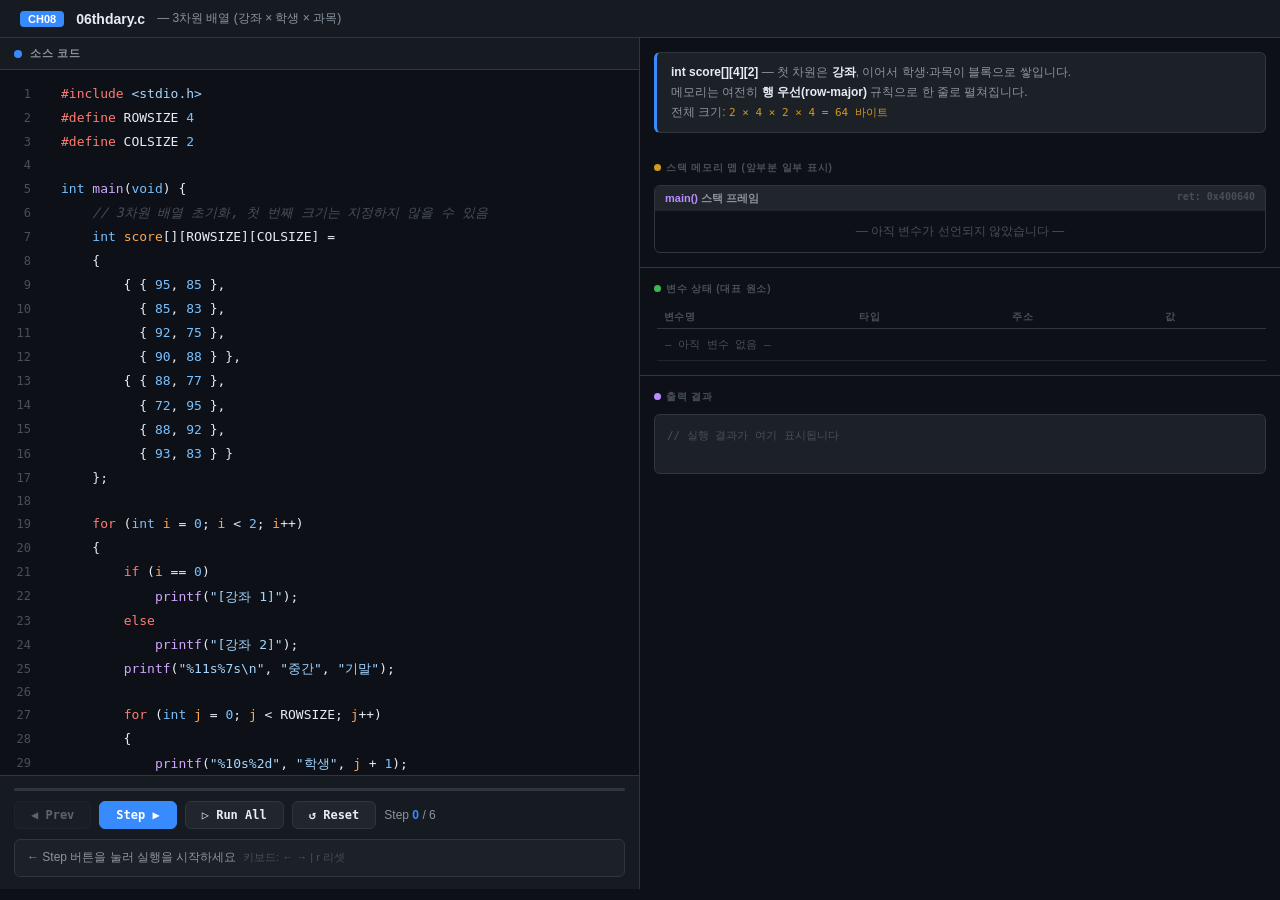
<file: src/chapter08/06thdary_viz.html>
<!DOCTYPE html>
<html lang="ko">
<head>
<meta charset="UTF-8">
<meta name="viewport" content="width=device-width, initial-scale=1.0">
<title>06thdary.c — 3차원 배열 강좌 블록</title>
<style>
  :root{--bg0:#0d1117;--bg1:#161b22;--bg2:#1c2128;--bg3:#21262d;--bg4:#30363d;--text1:#e6edf3;--text2:#8b949e;--text3:#484f58;--accent-b:#388bfd;--accent-g:#3fb950;--accent-y:#d29922;--accent-r:#f85149;--accent-p:#bc8cff;--hl-exec:rgba(56,139,253,.15);--changed:rgba(61,185,80,.18);--highlight-mem:rgba(210,153,34,.22);--font-mono:'JetBrains Mono','Fira Code',Consolas,monospace;--font-sans:-apple-system,BlinkMacSystemFont,'Segoe UI',sans-serif;}
  *{box-sizing:border-box;margin:0;padding:0;}html,body{height:100%;background:var(--bg0);color:var(--text1);font-family:var(--font-sans);}
  .topbar{display:flex;align-items:center;gap:12px;padding:10px 20px;background:var(--bg1);border-bottom:1px solid var(--bg4);position:sticky;top:0;z-index:10;}
  .topbar .badge{background:var(--accent-b);color:#fff;font-size:11px;font-weight:700;padding:2px 8px;border-radius:4px;}
  .topbar .title{font-size:14px;font-weight:600;}.topbar .subtitle{font-size:12px;color:var(--text2);}
  .main{display:grid;grid-template-columns:1fr 1fr;height:calc(100vh - 49px);}
  .left-panel{display:flex;flex-direction:column;border-right:1px solid var(--bg4);overflow:hidden;}
  .panel-head{display:flex;align-items:center;gap:8px;padding:8px 14px;background:var(--bg1);border-bottom:1px solid var(--bg4);font-size:11px;font-weight:600;color:var(--text2);text-transform:uppercase;letter-spacing:.8px;flex-shrink:0;}
  .dot{width:8px;height:8px;border-radius:50%;display:inline-block;}.dot-blue{background:var(--accent-b);}.dot-green{background:var(--accent-g);}.dot-yellow{background:var(--accent-y);}.dot-purple{background:var(--accent-p);}
  .code-area{flex:1;overflow-y:auto;padding:12px 0;font-family:var(--font-mono);font-size:13px;line-height:1.7;}
  .code-line{display:flex;align-items:center;padding:1px 0;border-left:3px solid transparent;transition:background .15s,border-color .15s;}
  .code-line.hl-exec{background:var(--hl-exec);border-left-color:var(--accent-b);}
  .line-gutter{display:flex;align-items:center;justify-content:flex-end;width:52px;padding-right:8px;flex-shrink:0;color:var(--text3);font-size:12px;gap:4px;}
  .line-num{min-width:20px;text-align:right;}.exec-arrow{width:12px;color:var(--accent-b);font-size:10px;}
  .line-code{padding-left:6px;white-space:pre;color:var(--text1);}
  .kw{color:#ff7b72;}.ty{color:#79c0ff;}.fn-c{color:#d2a8ff;}.nm{color:#79c0ff;}.st{color:#a5d6ff;}.pp{color:#ff7b72;}.vr{color:#ffa657;}.cm{color:var(--text3);font-style:italic;}.co{color:var(--text3);font-style:italic;}
  .controls{padding:12px 14px;border-top:1px solid var(--bg4);background:var(--bg1);flex-shrink:0;}
  .ctrl-row{display:flex;align-items:center;gap:8px;margin-bottom:10px;}
  .btn{padding:6px 16px;border-radius:6px;border:1px solid var(--bg4);font-size:12px;font-weight:600;cursor:pointer;background:var(--bg3);color:var(--text1);font-family:var(--font-mono);}
  .btn:hover{background:var(--bg4);}.btn:disabled{opacity:.35;cursor:not-allowed;}
  .btn-primary{background:var(--accent-b);color:#fff;border-color:var(--accent-b);}.btn-primary:hover{background:#1a7fe0;}
  .step-info{font-size:12px;color:var(--text2);}.step-num{color:var(--accent-b);font-weight:700;}
  .progress-bar{height:3px;background:var(--bg4);border-radius:2px;overflow:hidden;margin-bottom:10px;}
  .progress-fill{height:100%;background:var(--accent-b);border-radius:2px;transition:width .3s ease;}
  .explain-box{background:var(--bg2);border:1px solid var(--bg4);border-radius:6px;padding:8px 12px;font-size:12px;line-height:1.6;color:var(--text2);min-height:38px;}
  .explain-box b{color:var(--text1);}.explain-box code{color:var(--accent-y);font-family:var(--font-mono);font-size:11px;}
  .right-panel{display:flex;flex-direction:column;overflow:hidden;}.right-scroll{flex:1;overflow-y:auto;}
  .mem-section{padding:14px;border-bottom:1px solid var(--bg4);}
  .section-title{font-size:10px;font-weight:700;color:var(--text3);text-transform:uppercase;letter-spacing:.8px;margin-bottom:10px;}
  .stack-frame{border:1px solid var(--bg4);border-radius:6px;overflow:hidden;}
  .frame-header{background:var(--bg3);padding:5px 10px;font-size:11px;font-weight:600;color:var(--text2);display:flex;justify-content:space-between;}
  .frame-fn{color:var(--accent-p);}.frame-ret{font-size:10px;color:var(--text3);font-family:var(--font-mono);}
  .mem-cells{display:flex;flex-direction:column;}
  .mem-cell{display:grid;grid-template-columns:110px 1fr 1fr;align-items:center;padding:5px 10px;border-top:1px solid var(--bg4);font-family:var(--font-mono);font-size:12px;border-left:3px solid transparent;}
  .mem-cell.allocated{animation:cellIn .3s ease forwards;}
  .mem-cell.changed{background:var(--highlight-mem);border-left-color:var(--accent-y);}
  .mem-cell .mem-addr{color:var(--text3);font-size:11px;}.mem-cell .mem-name{color:var(--accent-y);font-size:11px;}.mem-cell .mem-val{color:var(--accent-g);font-weight:600;text-align:right;}
  .mem-row-label{padding:4px 10px;background:var(--bg3);font-size:10px;color:var(--text3);font-family:var(--font-mono);}
  .mem-size-info{padding:8px 10px;background:var(--bg2);font-size:11px;color:var(--text3);font-family:var(--font-mono);border-top:1px solid var(--bg4);}
  @keyframes cellIn{from{opacity:0;transform:translateX(-6px)}to{opacity:1;transform:translateX(0)}}
  .var-section{padding:14px;border-bottom:1px solid var(--bg4);}
  .var-table{width:100%;border-collapse:collapse;font-family:var(--font-mono);font-size:12px;}
  .var-table th{text-align:left;padding:4px 8px;color:var(--text3);font-size:10px;text-transform:uppercase;letter-spacing:.5px;border-bottom:1px solid var(--bg4);}
  .var-table td{padding:5px 8px;border-bottom:1px solid var(--bg3);}
  .var-table tr.changed-row td{background:var(--changed);}
  .var-table tr.changed-row td:first-child{border-left:3px solid var(--accent-g);}
  .var-table tr td:first-child{border-left:3px solid transparent;}
  .td-name{color:var(--accent-y);font-size:11px;}.td-type{color:var(--accent-b);}.td-addr{color:var(--text3);font-size:11px;}.td-val{color:var(--accent-g);font-weight:600;}
  .empty-row td{color:var(--text3);font-size:11px;padding:8px;}
  .out-section{padding:14px;}
  .output-area{background:var(--bg2);border:1px solid var(--bg4);border-radius:6px;padding:10px 12px;font-family:var(--font-mono);font-size:12px;line-height:1.8;min-height:60px;max-height:200px;overflow-y:auto;color:var(--accent-g);white-space:pre-wrap;}
  .output-dim{color:var(--text3);font-size:11px;}
  .concept-banner{margin:14px;padding:10px 14px;background:var(--bg2);border:1px solid var(--bg4);border-left:3px solid var(--accent-b);border-radius:6px;font-size:12px;line-height:1.65;color:var(--text2);}
  .concept-banner b{color:var(--text1);}.concept-banner code{color:var(--accent-y);font-family:var(--font-mono);font-size:11px;}
  ::-webkit-scrollbar{width:6px;}::-webkit-scrollbar-track{background:transparent;}::-webkit-scrollbar-thumb{background:var(--bg4);border-radius:3px;}
</style>
</head>
<body>
<div class="topbar">
  <span class="badge">CH08</span>
  <span class="title">06thdary.c</span>
  <span class="subtitle">— 3차원 배열 (강좌 × 학생 × 과목)</span>
</div>
<div class="main">
  <div class="left-panel">
    <div class="panel-head"><span class="dot dot-blue"></span> 소스 코드</div>
    <div class="code-area" id="codeArea"></div>
    <div class="controls">
      <div class="progress-bar"><div class="progress-fill" id="progressFill"></div></div>
      <div class="ctrl-row">
        <button class="btn" id="btnPrev" onclick="stepBack()">◀ Prev</button>
        <button class="btn btn-primary" id="btnStep" onclick="stepForward()">Step ▶</button>
        <button class="btn" id="btnRun" onclick="runAll()">▷ Run All</button>
        <button class="btn" onclick="resetDebug()">↺ Reset</button>
        <span class="step-info">Step <span class="step-num" id="stepNum">0</span> / <span id="stepTotal">0</span></span>
      </div>
      <div class="explain-box" id="explainBox">← Step 버튼을 눌러 실행을 시작하세요 &nbsp;<span style="color:var(--text3);font-size:11px">키보드: ← → | r 리셋</span></div>
    </div>
  </div>
  <div class="right-panel">
    <div class="right-scroll">
      <div class="concept-banner">
        <b>int score[][4][2]</b> — 첫 차원은 <b>강좌</b>, 이어서 학생·과목이 블록으로 쌓입니다.<br>
        메모리는 여전히 <b>행 우선(row-major)</b> 규칙으로 한 줄로 펼쳐집니다.<br>
        전체 크기: <code>2 × 4 × 2 × 4 = 64 바이트</code>
      </div>
      <div class="mem-section">
        <div class="section-title"><span class="dot dot-yellow" style="width:7px;height:7px;margin-right:5px;"></span>스택 메모리 맵 (앞부분 일부 표시)</div>
        <div class="stack-frame">
          <div class="frame-header"><span><span class="frame-fn">main()</span> 스택 프레임</span><span class="frame-ret">ret: 0x400640</span></div>
          <div class="mem-cells" id="memCells"><div style="padding:12px;color:var(--text3);font-size:12px;text-align:center">— 아직 변수가 선언되지 않았습니다 —</div></div>
        </div>
      </div>
      <div class="var-section">
        <div class="section-title"><span class="dot dot-green" style="width:7px;height:7px;margin-right:5px;"></span>변수 상태 (대표 원소)</div>
        <table class="var-table"><thead><tr><th>변수명</th><th>타입</th><th>주소</th><th>값</th></tr></thead><tbody id="varTableBody"><tr class="empty-row"><td colspan="4">— 아직 변수 없음 —</td></tr></tbody></table>
      </div>
      <div class="out-section">
        <div class="section-title"><span class="dot dot-purple" style="width:7px;height:7px;margin-right:5px;"></span>출력 결과</div>
        <div class="output-area" id="outputArea"><span class="output-dim">// 실행 결과가 여기 표시됩니다</span></div>
      </div>
    </div>
  </div>
</div>
<script>
const CODE_LINES=[
  {text:`<span class="pp">#include</span> <span class="st">&lt;stdio.h&gt;</span>`},
  {text:`<span class="pp">#define</span> ROWSIZE <span class="nm">4</span>`},
  {text:`<span class="pp">#define</span> COLSIZE <span class="nm">2</span>`},
  {text:``},
  {text:`<span class="ty">int</span> <span class="fn-c">main</span>(<span class="ty">void</span>) {`},
  {text:`    <span class="cm">// 3차원 배열 초기화, 첫 번째 크기는 지정하지 않을 수 있음</span>`},
  {id:'decl',text:`    <span class="ty">int</span> <span class="vr">score</span>[][ROWSIZE][COLSIZE] =`},
  {text:`    {`},
  {text:`        { { <span class="nm">95</span>, <span class="nm">85</span> },`},
  {text:`          { <span class="nm">85</span>, <span class="nm">83</span> },`},
  {text:`          { <span class="nm">92</span>, <span class="nm">75</span> },`},
  {text:`          { <span class="nm">90</span>, <span class="nm">88</span> } },`},
  {text:`        { { <span class="nm">88</span>, <span class="nm">77</span> },`},
  {text:`          { <span class="nm">72</span>, <span class="nm">95</span> },`},
  {text:`          { <span class="nm">88</span>, <span class="nm">92</span> },`},
  {text:`          { <span class="nm">93</span>, <span class="nm">83</span> } }`},
  {text:`    };`},
  {text:``},
  {id:'loop',text:`    <span class="kw">for</span> (<span class="ty">int</span> <span class="vr">i</span> = <span class="nm">0</span>; <span class="vr">i</span> &lt; <span class="nm">2</span>; <span class="vr">i</span>++)`},
  {text:`    {`},
  {text:`        <span class="kw">if</span> (<span class="vr">i</span> == <span class="nm">0</span>)`},
  {text:`            <span class="fn-c">printf</span>(<span class="st">"[강좌 1]"</span>);`},
  {text:`        <span class="kw">else</span>`},
  {text:`            <span class="fn-c">printf</span>(<span class="st">"[강좌 2]"</span>);`},
  {text:`        <span class="fn-c">printf</span>(<span class="st">"%11s%7s\\n"</span>, <span class="st">"중간"</span>, <span class="st">"기말"</span>);`},
  {text:``},
  {text:`        <span class="kw">for</span> (<span class="ty">int</span> <span class="vr">j</span> = <span class="nm">0</span>; <span class="vr">j</span> &lt; ROWSIZE; <span class="vr">j</span>++)`},
  {text:`        {`},
  {text:`            <span class="fn-c">printf</span>(<span class="st">"%10s%2d"</span>, <span class="st">"학생"</span>, <span class="vr">j</span> + <span class="nm">1</span>);`},
  {text:`            <span class="kw">for</span> (<span class="ty">int</span> <span class="vr">k</span> = <span class="nm">0</span>; <span class="vr">k</span> &lt; COLSIZE; <span class="vr">k</span>++)`},
  {text:`                <span class="fn-c">printf</span>(<span class="st">"%6d "</span>, <span class="vr">score</span>[<span class="vr">i</span>][<span class="vr">j</span>][<span class="vr">k</span>]);`},
  {text:`            <span class="fn-c">printf</span>(<span class="st">"\\n"</span>);`},
  {text:`        }`},
  {text:`        <span class="fn-c">printf</span>(<span class="st">"\\n"</span>);`},
  {text:`    }`},
  {text:``},
  {id:'ret', text:`    <span class="kw">return</span> <span class="nm">0</span>;`},
  {text:`}`},
];

const B=0x7fff5200;
// score[course][student][subject] — row-major flat index = course*8 + student*2 + subject
function addr3(c,s,sub){return '0x'+(B+(c*8+s*2+sub)*4).toString(16);}
// course 1: score[0][0..3][0..1]
const C1=[{c:0,s:0,sub:0,v:95},{c:0,s:0,sub:1,v:85},{c:0,s:1,sub:0,v:85},{c:0,s:1,sub:1,v:83},{c:0,s:2,sub:0,v:92},{c:0,s:2,sub:1,v:75},{c:0,s:3,sub:0,v:90},{c:0,s:3,sub:1,v:88}];
const C2=[{c:1,s:0,sub:0,v:88},{c:1,s:0,sub:1,v:77},{c:1,s:1,sub:0,v:72},{c:1,s:1,sub:1,v:95},{c:1,s:2,sub:0,v:88},{c:1,s:2,sub:1,v:92},{c:1,s:3,sub:0,v:93},{c:1,s:3,sub:1,v:83}];

function makeMem(hi){
  return [...C1,...C2].map((e,idx)=>({
    name:`score[${e.c}][${e.s}][${e.sub}]`,
    type:'int',addr:addr3(e.c,e.s,e.sub),val:e.v,
    highlight:hi===idx,course:e.c
  }));
}

const STEPS=[
  {line:'decl',explain:`<b>3차원 배열 score[2][4][2]</b> — <b>2×4×2×4 = 64 바이트</b>가 행 우선으로 스택에 연속 적재됩니다. score[0][0][0] = 95 부터 시작.`,
   mem:makeMem(0),
   vars:{'score[0][0][0]':95},output:null},
  {line:'loop',explain:`<b>i=0</b> — 강좌 1 출력 시작.`,mem:null,vars:{},output:'[강좌 1]'},
  {line:'loop',explain:`강좌 1 헤더`,mem:null,vars:{},output:'       중간     기말'},
  {line:'loop',explain:`강좌 1 학생 1: 중간 95, 기말 85`,mem:null,vars:{},output:'      학생 1    95     85 '},
  {line:'loop',explain:`<b>i=1</b> — 강좌 2 블록 시작. score[1][0][0] = 88.`,mem:makeMem(8),vars:{},output:'[강좌 2]'},
  {line:'ret', explain:`<b>return 0</b> — 프레임 해제.`,mem:'released',vars:{},output:null},
];

const VAR_ORDER=['score[0][0][0]'];
const VAR_TYPES={'score[0][0][0]':'int'};
const VAR_ADDRS={'score[0][0][0]':addr3(0,0,0)};

let stepIndex=0,varState={},outputLines=[],currentMem=null,runTimer=null;

function renderCode(activeId){
  const area=document.getElementById('codeArea');area.innerHTML='';
  CODE_LINES.forEach((line,idx)=>{
    const div=document.createElement('div');div.className='code-line';
    if(line.id&&line.id===activeId){div.classList.add('hl-exec');setTimeout(()=>div.scrollIntoView({block:'center',behavior:'smooth'}),50);}
    div.innerHTML=`<div class="line-gutter"><span class="line-num">${idx+1}</span><div class="exec-arrow">${line.id&&line.id===activeId?'▶':' '}</div></div><div class="line-code">${line.text}</div>`;
    area.appendChild(div);
  });
}
function renderMem(memData){
  const c=document.getElementById('memCells');
  if(memData==='released'){c.innerHTML=`<div style="padding:12px;color:var(--text3);font-size:12px;text-align:center">— main 프레임 해제됨 —</div>`;return;}
  if(!memData||!memData.length)return;
  c.innerHTML='';
  // group by course
  const courses={};
  memData.forEach(m=>{const cr=m.course!=null?m.course:0;if(!courses[cr])courses[cr]=[];courses[cr].push(m);});
  Object.entries(courses).forEach(([cr,items])=>{
    const lbl=document.createElement('div');lbl.className='mem-row-label';lbl.textContent=`강좌 ${parseInt(cr)+1} — score[${cr}][0..3][0..1]`;c.appendChild(lbl);
    items.forEach((item,idx)=>{
      const cell=document.createElement('div');cell.className='mem-cell allocated';
      if(item.highlight)cell.classList.add('changed');
      cell.style.animationDelay=(idx*20)+'ms';
      cell.innerHTML=`<span class="mem-addr">${item.addr}</span><span class="mem-name">${item.name}</span><span class="mem-val">${item.val}</span>`;
      c.appendChild(cell);
    });
  });
  const info=document.createElement('div');info.className='mem-size-info';info.textContent='총 64 바이트 (2강좌 × 4학생 × 2과목 × int4B)';c.appendChild(info);
}
function renderVarTable(newVars){
  if(newVars){for(const k in newVars){const old=varState[k];varState[k]={val:newVars[k],changed:(old===undefined||old.val!==newVars[k])};}for(const k in varState){if(!(k in newVars))varState[k]={...varState[k],changed:false};}}
  const tbody=document.getElementById('varTableBody');
  const keys=VAR_ORDER.filter(k=>k in varState);
  if(!keys.length){tbody.innerHTML='<tr class="empty-row"><td colspan="4">— 아직 변수 없음 —</td></tr>';return;}
  tbody.innerHTML=keys.map(k=>`<tr class="${varState[k].changed?'changed-row':''}"><td class="td-name">${k}</td><td class="td-type">${VAR_TYPES[k]}</td><td class="td-addr">${VAR_ADDRS[k]}</td><td class="td-val">${varState[k].val}</td></tr>`).join('');
}
function renderOutput(){
  const area=document.getElementById('outputArea');
  if(!outputLines.length){area.innerHTML='<span class="output-dim">// 실행 결과가 여기 표시됩니다</span>';return;}
  area.innerHTML=outputLines.map((l,i)=>`<span style="display:block">${i===outputLines.length-1?`<span style="color:var(--accent-y)">▶ </span>`:' '}${escHtml(l)}</span>`).join('\n');
  area.scrollTop=area.scrollHeight;
}
function escHtml(s){return String(s).replace(/&/g,'&amp;').replace(/</g,'&lt;').replace(/>/g,'&gt;');}
function renderStepInfo(){
  document.getElementById('stepNum').textContent=stepIndex;document.getElementById('stepTotal').textContent=STEPS.length;
  document.getElementById('progressFill').style.width=(stepIndex===0?0:Math.round(stepIndex/STEPS.length*100))+'%';
  document.getElementById('btnPrev').disabled=stepIndex===0;document.getElementById('btnStep').disabled=stepIndex>=STEPS.length;
}
function syncMemCellsFromVarState(){
  if(!Array.isArray(currentMem))return;
  for(let i=0;i<currentMem.length;i++){
    const c=currentMem[i];
    if(!c||c.ellipsis)continue;
    const k=c.name;
    if(varState[k]!==undefined)c.val=varState[k].val;
  }
}
function applyStep(idx){
  const s=STEPS[idx];renderCode(s.line);document.getElementById('explainBox').innerHTML=s.explain||'';
  if(s.mem!==null){currentMem=s.mem;}
  renderVarTable(s.vars||{});
  if(s.mem!==null){renderMem(s.mem);}
  else{syncMemCellsFromVarState();if(currentMem)renderMem(currentMem);}
  if(s.output!==null){outputLines.push(s.output);renderOutput();}
}
function stepForward(){if(stepIndex>=STEPS.length)return;applyStep(stepIndex);stepIndex++;renderStepInfo();}
function stepBack(){if(stepIndex<=0)return;stepIndex--;rebuildState(stepIndex);renderStepInfo();}
function rebuildState(t){
  varState={};outputLines=[];currentMem=null;renderVarTable({});renderOutput();renderCode(null);
  for(let i=0;i<t;i++){const s=STEPS[i];if(s.vars)for(const k in s.vars)varState[k]={val:s.vars[k],changed:false};if(s.mem!==null)currentMem=s.mem;if(s.output!==null)outputLines.push(s.output);}
  if(t>0){const s=STEPS[t-1];renderCode(s.line);document.getElementById('explainBox').innerHTML=s.explain||'';syncMemCellsFromVarState();if(currentMem)renderMem(currentMem);renderVarTable(null);renderOutput();}
  else{renderCode(null);document.getElementById('explainBox').innerHTML='← Step 버튼을 눌러 실행을 시작하세요';document.getElementById('memCells').innerHTML='<div style="padding:12px;color:var(--text3);font-size:12px;text-align:center">— 아직 변수가 선언되지 않았습니다 —</div>';}
}
function resetDebug(){if(runTimer){clearInterval(runTimer);runTimer=null;document.getElementById('btnRun').textContent='▷ Run All';}stepIndex=0;rebuildState(0);renderStepInfo();}
function runAll(){
  if(runTimer){clearInterval(runTimer);runTimer=null;document.getElementById('btnRun').textContent='▷ Run All';return;}
  document.getElementById('btnRun').textContent='⏸ Pause';
  runTimer=setInterval(()=>{if(stepIndex>=STEPS.length){clearInterval(runTimer);runTimer=null;document.getElementById('btnRun').textContent='▷ Run All';return;}stepForward();},700);
}
document.addEventListener('keydown',e=>{if(e.key==='ArrowRight'||e.key==='n')stepForward();else if(e.key==='ArrowLeft'||e.key==='p')stepBack();else if(e.key==='r'||e.key==='R')resetDebug();});
renderCode(null);renderVarTable({});renderOutput();renderStepInfo();
</script>
</body>
</html>
</file>
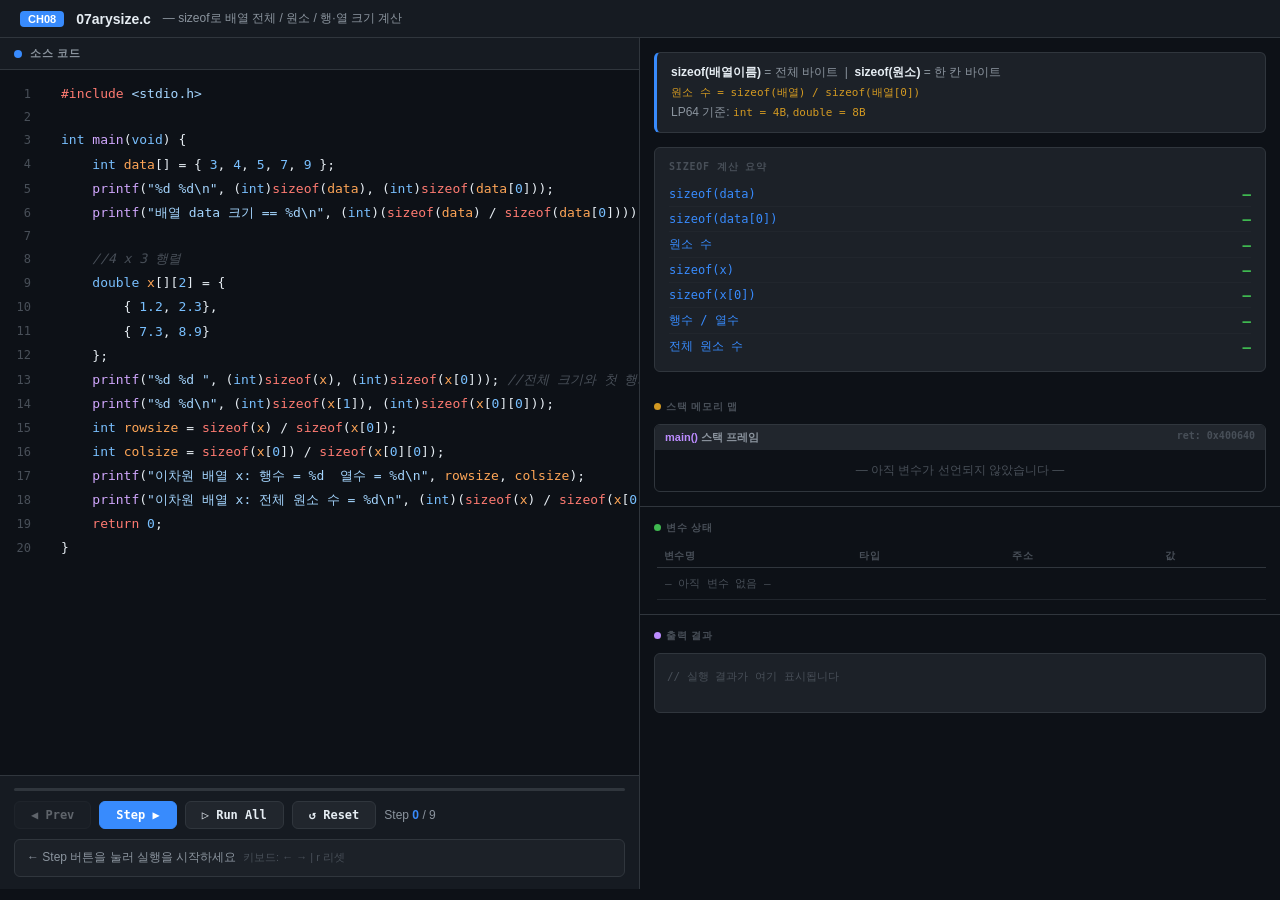
<file: src/chapter08/07arysize_viz.html>
<!DOCTYPE html>
<html lang="ko">
<head>
<meta charset="UTF-8">
<meta name="viewport" content="width=device-width, initial-scale=1.0">
<title>07arysize.c — sizeof 배열 크기</title>
<style>
  :root{--bg0:#0d1117;--bg1:#161b22;--bg2:#1c2128;--bg3:#21262d;--bg4:#30363d;--text1:#e6edf3;--text2:#8b949e;--text3:#484f58;--accent-b:#388bfd;--accent-g:#3fb950;--accent-y:#d29922;--accent-r:#f85149;--accent-p:#bc8cff;--hl-exec:rgba(56,139,253,.15);--changed:rgba(61,185,80,.18);--highlight-mem:rgba(210,153,34,.22);--font-mono:'JetBrains Mono','Fira Code',Consolas,monospace;--font-sans:-apple-system,BlinkMacSystemFont,'Segoe UI',sans-serif;}
  *{box-sizing:border-box;margin:0;padding:0;}html,body{height:100%;background:var(--bg0);color:var(--text1);font-family:var(--font-sans);}
  .topbar{display:flex;align-items:center;gap:12px;padding:10px 20px;background:var(--bg1);border-bottom:1px solid var(--bg4);position:sticky;top:0;z-index:10;}
  .topbar .badge{background:var(--accent-b);color:#fff;font-size:11px;font-weight:700;padding:2px 8px;border-radius:4px;}
  .topbar .title{font-size:14px;font-weight:600;}.topbar .subtitle{font-size:12px;color:var(--text2);}
  .main{display:grid;grid-template-columns:1fr 1fr;height:calc(100vh - 49px);}
  .left-panel{display:flex;flex-direction:column;border-right:1px solid var(--bg4);overflow:hidden;}
  .panel-head{display:flex;align-items:center;gap:8px;padding:8px 14px;background:var(--bg1);border-bottom:1px solid var(--bg4);font-size:11px;font-weight:600;color:var(--text2);text-transform:uppercase;letter-spacing:.8px;flex-shrink:0;}
  .dot{width:8px;height:8px;border-radius:50%;display:inline-block;}.dot-blue{background:var(--accent-b);}.dot-green{background:var(--accent-g);}.dot-yellow{background:var(--accent-y);}.dot-purple{background:var(--accent-p);}
  .code-area{flex:1;overflow-y:auto;padding:12px 0;font-family:var(--font-mono);font-size:13px;line-height:1.7;}
  .code-line{display:flex;align-items:center;padding:1px 0;border-left:3px solid transparent;transition:background .15s,border-color .15s;}
  .code-line.hl-exec{background:var(--hl-exec);border-left-color:var(--accent-b);}
  .line-gutter{display:flex;align-items:center;justify-content:flex-end;width:52px;padding-right:8px;flex-shrink:0;color:var(--text3);font-size:12px;gap:4px;}
  .line-num{min-width:20px;text-align:right;}.exec-arrow{width:12px;color:var(--accent-b);font-size:10px;}
  .line-code{padding-left:6px;white-space:pre;color:var(--text1);}
  .kw{color:#ff7b72;}.ty{color:#79c0ff;}.fn-c{color:#d2a8ff;}.nm{color:#79c0ff;}.st{color:#a5d6ff;}.pp{color:#ff7b72;}.vr{color:#ffa657;}.cm{color:var(--text3);font-style:italic;}
  .controls{padding:12px 14px;border-top:1px solid var(--bg4);background:var(--bg1);flex-shrink:0;}
  .ctrl-row{display:flex;align-items:center;gap:8px;margin-bottom:10px;}
  .btn{padding:6px 16px;border-radius:6px;border:1px solid var(--bg4);font-size:12px;font-weight:600;cursor:pointer;background:var(--bg3);color:var(--text1);font-family:var(--font-mono);}
  .btn:hover{background:var(--bg4);}.btn:disabled{opacity:.35;cursor:not-allowed;}
  .btn-primary{background:var(--accent-b);color:#fff;border-color:var(--accent-b);}.btn-primary:hover{background:#1a7fe0;}
  .step-info{font-size:12px;color:var(--text2);}.step-num{color:var(--accent-b);font-weight:700;}
  .progress-bar{height:3px;background:var(--bg4);border-radius:2px;overflow:hidden;margin-bottom:10px;}
  .progress-fill{height:100%;background:var(--accent-b);border-radius:2px;transition:width .3s ease;}
  .explain-box{background:var(--bg2);border:1px solid var(--bg4);border-radius:6px;padding:8px 12px;font-size:12px;line-height:1.6;color:var(--text2);min-height:38px;}
  .explain-box b{color:var(--text1);}.explain-box code{color:var(--accent-y);font-family:var(--font-mono);font-size:11px;}
  .right-panel{display:flex;flex-direction:column;overflow:hidden;}.right-scroll{flex:1;overflow-y:auto;}
  .mem-section{padding:14px;border-bottom:1px solid var(--bg4);}
  .section-title{font-size:10px;font-weight:700;color:var(--text3);text-transform:uppercase;letter-spacing:.8px;margin-bottom:10px;}
  .stack-frame{border:1px solid var(--bg4);border-radius:6px;overflow:hidden;}
  .frame-header{background:var(--bg3);padding:5px 10px;font-size:11px;font-weight:600;color:var(--text2);display:flex;justify-content:space-between;}
  .frame-fn{color:var(--accent-p);}.frame-ret{font-size:10px;color:var(--text3);font-family:var(--font-mono);}
  .mem-cells{display:flex;flex-direction:column;}
  .mem-cell{display:grid;grid-template-columns:110px 1fr 1fr;align-items:center;padding:5px 10px;border-top:1px solid var(--bg4);font-family:var(--font-mono);font-size:12px;border-left:3px solid transparent;}
  .mem-cell.allocated{animation:cellIn .25s ease forwards;}
  .mem-cell.changed{background:var(--highlight-mem);border-left-color:var(--accent-y);}
  .mem-cell .mem-addr{color:var(--text3);font-size:11px;}.mem-cell .mem-name{color:var(--accent-y);}.mem-cell .mem-val{color:var(--accent-g);font-weight:600;text-align:right;}
  .mem-row-label{padding:4px 10px;background:var(--bg3);font-size:10px;color:var(--text3);font-family:var(--font-mono);}
  .mem-divider{height:1px;background:var(--bg3);}
  /* sizeof calc box */
  .sizeof-box{margin:14px;padding:12px 14px;background:var(--bg2);border:1px solid var(--bg4);border-radius:6px;font-family:var(--font-mono);font-size:12px;}
  .sizeof-row{display:flex;justify-content:space-between;align-items:center;padding:4px 0;border-bottom:1px solid var(--bg3);}
  .sizeof-row:last-child{border-bottom:none;}
  .sizeof-expr{color:var(--accent-b);}.sizeof-result{color:var(--accent-g);font-weight:700;font-size:14px;}
  .sizeof-title{font-size:10px;font-weight:700;color:var(--text3);text-transform:uppercase;letter-spacing:.8px;margin-bottom:8px;}
  @keyframes cellIn{from{opacity:0;transform:translateX(-6px)}to{opacity:1;transform:translateX(0)}}
  .var-section{padding:14px;border-bottom:1px solid var(--bg4);}
  .var-table{width:100%;border-collapse:collapse;font-family:var(--font-mono);font-size:12px;}
  .var-table th{text-align:left;padding:4px 8px;color:var(--text3);font-size:10px;text-transform:uppercase;letter-spacing:.5px;border-bottom:1px solid var(--bg4);}
  .var-table td{padding:5px 8px;border-bottom:1px solid var(--bg3);}
  .var-table tr.changed-row td{background:var(--changed);}
  .var-table tr.changed-row td:first-child{border-left:3px solid var(--accent-g);}
  .var-table tr td:first-child{border-left:3px solid transparent;}
  .td-name{color:var(--accent-y);}.td-type{color:var(--accent-b);}.td-addr{color:var(--text3);font-size:11px;}.td-val{color:var(--accent-g);font-weight:600;}
  .empty-row td{color:var(--text3);font-size:11px;padding:8px;}
  .out-section{padding:14px;}
  .output-area{background:var(--bg2);border:1px solid var(--bg4);border-radius:6px;padding:10px 12px;font-family:var(--font-mono);font-size:13px;line-height:1.8;min-height:60px;max-height:200px;overflow-y:auto;color:var(--accent-g);white-space:pre-wrap;}
  .output-dim{color:var(--text3);font-size:11px;}
  .concept-banner{margin:14px;padding:10px 14px;background:var(--bg2);border:1px solid var(--bg4);border-left:3px solid var(--accent-b);border-radius:6px;font-size:12px;line-height:1.65;color:var(--text2);}
  .concept-banner b{color:var(--text1);}.concept-banner code{color:var(--accent-y);font-family:var(--font-mono);font-size:11px;}
  ::-webkit-scrollbar{width:6px;}::-webkit-scrollbar-track{background:transparent;}::-webkit-scrollbar-thumb{background:var(--bg4);border-radius:3px;}
</style>
</head>
<body>
<div class="topbar">
  <span class="badge">CH08</span>
  <span class="title">07arysize.c</span>
  <span class="subtitle">— sizeof로 배열 전체 / 원소 / 행·열 크기 계산</span>
</div>
<div class="main">
  <div class="left-panel">
    <div class="panel-head"><span class="dot dot-blue"></span> 소스 코드</div>
    <div class="code-area" id="codeArea"></div>
    <div class="controls">
      <div class="progress-bar"><div class="progress-fill" id="progressFill"></div></div>
      <div class="ctrl-row">
        <button class="btn" id="btnPrev" onclick="stepBack()">◀ Prev</button>
        <button class="btn btn-primary" id="btnStep" onclick="stepForward()">Step ▶</button>
        <button class="btn" id="btnRun" onclick="runAll()">▷ Run All</button>
        <button class="btn" onclick="resetDebug()">↺ Reset</button>
        <span class="step-info">Step <span class="step-num" id="stepNum">0</span> / <span id="stepTotal">0</span></span>
      </div>
      <div class="explain-box" id="explainBox">← Step 버튼을 눌러 실행을 시작하세요 &nbsp;<span style="color:var(--text3);font-size:11px">키보드: ← → | r 리셋</span></div>
    </div>
  </div>
  <div class="right-panel">
    <div class="right-scroll">
      <div class="concept-banner">
        <b>sizeof(배열이름)</b> = 전체 바이트 &nbsp;|&nbsp; <b>sizeof(원소)</b> = 한 칸 바이트<br>
        <code>원소 수 = sizeof(배열) / sizeof(배열[0])</code><br>
        LP64 기준: <code>int = 4B</code>, <code>double = 8B</code>
      </div>
      <!-- sizeof 계산표 (항상 표시) -->
      <div class="sizeof-box">
        <div class="sizeof-title">sizeof 계산 요약</div>
        <div class="sizeof-row"><span class="sizeof-expr">sizeof(data)        </span><span class="sizeof-result" id="sz1">—</span></div>
        <div class="sizeof-row"><span class="sizeof-expr">sizeof(data[0])     </span><span class="sizeof-result" id="sz2">—</span></div>
        <div class="sizeof-row"><span class="sizeof-expr">원소 수             </span><span class="sizeof-result" id="sz3">—</span></div>
        <div class="sizeof-row"><span class="sizeof-expr">sizeof(x)           </span><span class="sizeof-result" id="sz4">—</span></div>
        <div class="sizeof-row"><span class="sizeof-expr">sizeof(x[0])        </span><span class="sizeof-result" id="sz5">—</span></div>
        <div class="sizeof-row"><span class="sizeof-expr">행수 / 열수         </span><span class="sizeof-result" id="sz6">—</span></div>
        <div class="sizeof-row"><span class="sizeof-expr">전체 원소 수        </span><span class="sizeof-result" id="sz7">—</span></div>
      </div>
      <div class="mem-section">
        <div class="section-title"><span class="dot dot-yellow" style="width:7px;height:7px;margin-right:5px;"></span>스택 메모리 맵</div>
        <div class="stack-frame">
          <div class="frame-header"><span><span class="frame-fn">main()</span> 스택 프레임</span><span class="frame-ret">ret: 0x400640</span></div>
          <div class="mem-cells" id="memCells"><div style="padding:12px;color:var(--text3);font-size:12px;text-align:center">— 아직 변수가 선언되지 않았습니다 —</div></div>
        </div>
      </div>
      <div class="var-section">
        <div class="section-title"><span class="dot dot-green" style="width:7px;height:7px;margin-right:5px;"></span>변수 상태</div>
        <table class="var-table"><thead><tr><th>변수명</th><th>타입</th><th>주소</th><th>값</th></tr></thead><tbody id="varTableBody"><tr class="empty-row"><td colspan="4">— 아직 변수 없음 —</td></tr></tbody></table>
      </div>
      <div class="out-section">
        <div class="section-title"><span class="dot dot-purple" style="width:7px;height:7px;margin-right:5px;"></span>출력 결과</div>
        <div class="output-area" id="outputArea"><span class="output-dim">// 실행 결과가 여기 표시됩니다</span></div>
      </div>
    </div>
  </div>
</div>
<script>
const CODE_LINES=[
  {text:`<span class="pp">#include</span> <span class="st">&lt;stdio.h&gt;</span>`},
  {text:``},
  {text:`<span class="ty">int</span> <span class="fn-c">main</span>(<span class="ty">void</span>) {`},
  {id:'d1',text:`    <span class="ty">int</span> <span class="vr">data</span>[] = { <span class="nm">3</span>, <span class="nm">4</span>, <span class="nm">5</span>, <span class="nm">7</span>, <span class="nm">9</span> };`},
  {id:'p1',text:`    <span class="fn-c">printf</span>(<span class="st">"%d %d\\n"</span>, (<span class="ty">int</span>)<span class="kw">sizeof</span>(<span class="vr">data</span>), (<span class="ty">int</span>)<span class="kw">sizeof</span>(<span class="vr">data</span>[<span class="nm">0</span>]));`},
  {id:'p2',text:`    <span class="fn-c">printf</span>(<span class="st">"배열 data 크기 == %d\\n"</span>, (<span class="ty">int</span>)(<span class="kw">sizeof</span>(<span class="vr">data</span>) / <span class="kw">sizeof</span>(<span class="vr">data</span>[<span class="nm">0</span>])));`},
  {text:``},
  {text:`    <span class="cm">//4 x 3 행렬</span>`},
  {id:'x1',text:`    <span class="ty">double</span> <span class="vr">x</span>[][<span class="nm">2</span>] = {`},
  {text:`        { <span class="nm">1.2</span>, <span class="nm">2.3</span>},`},
  {text:`        { <span class="nm">7.3</span>, <span class="nm">8.9</span>}`},
  {text:`    };`},
  {id:'p3',text:`    <span class="fn-c">printf</span>(<span class="st">"%d %d "</span>, (<span class="ty">int</span>)<span class="kw">sizeof</span>(<span class="vr">x</span>), (<span class="ty">int</span>)<span class="kw">sizeof</span>(<span class="vr">x</span>[<span class="nm">0</span>])); <span class="cm">//전체 크기와 첫 행의 크기</span>`},
  {id:'p4',text:`    <span class="fn-c">printf</span>(<span class="st">"%d %d\\n"</span>, (<span class="ty">int</span>)<span class="kw">sizeof</span>(<span class="vr">x</span>[<span class="nm">1</span>]), (<span class="ty">int</span>)<span class="kw">sizeof</span>(<span class="vr">x</span>[<span class="nm">0</span>][<span class="nm">0</span>]));`},
  {id:'rs',text:`    <span class="ty">int</span> <span class="vr">rowsize</span> = <span class="kw">sizeof</span>(<span class="vr">x</span>) / <span class="kw">sizeof</span>(<span class="vr">x</span>[<span class="nm">0</span>]);`},
  {id:'cs',text:`    <span class="ty">int</span> <span class="vr">colsize</span> = <span class="kw">sizeof</span>(<span class="vr">x</span>[<span class="nm">0</span>]) / <span class="kw">sizeof</span>(<span class="vr">x</span>[<span class="nm">0</span>][<span class="nm">0</span>]);`},
  {id:'p5',text:`    <span class="fn-c">printf</span>(<span class="st">"이차원 배열 x: 행수 = %d  열수 = %d\\n"</span>, <span class="vr">rowsize</span>, <span class="vr">colsize</span>);`},
  {id:'p6',text:`    <span class="fn-c">printf</span>(<span class="st">"이차원 배열 x: 전체 원소 수 = %d\\n"</span>, (<span class="ty">int</span>)(<span class="kw">sizeof</span>(<span class="vr">x</span>) / <span class="kw">sizeof</span>(<span class="vr">x</span>[<span class="nm">0</span>][<span class="nm">0</span>])));`},
  {id:'ret',text:`    <span class="kw">return</span> <span class="nm">0</span>;`},
  {text:`}`},
];

const B=0x7fff5200;
function da(k){return '0x'+(B+k*4).toString(16);}
const XB=0x7fff5214;
function xa(i,j){return '0x'+(XB+(i*2+j)*8).toString(16);}

function dataMem(){
  return [3,4,5,7,9].map((v,k)=>({name:`data[${k}]`,type:'int',addr:da(k),val:v,highlight:false,group:'data'}));
}
function xMem(){
  const vals=[[1.2,2.3],[7.3,8.9]];
  return vals.flatMap((row,i)=>row.map((v,j)=>({name:`x[${i}][${j}]`,type:'double',addr:xa(i,j),val:v,highlight:false,group:'x',row:i})));
}

// sizeof reveal steps
const SZ_STEPS=[null,null,{sz1:'20',sz2:'4',sz3:'5'},{sz4:'32',sz5:'16',sz6:'2 / 2',sz7:'4'}];

const STEPS=[
  {line:'d1', explain:`<b>int data[] = {3,4,5,7,9}</b> — 5×int = <b>20 바이트</b> 연속 적재.`,
   mem:dataMem(),vars:{'data[0]':3,'data[1]':4,'data[2]':5,'data[3]':7,'data[4]':9},output:null,szIdx:null},
  {line:'p1', explain:`<b>sizeof(data) = 20</b>, <b>sizeof(data[0]) = 4</b>`,mem:null,vars:{},output:'20 4',szIdx:1},
  {line:'p2', explain:`원소 수 = 20 / 4 = <b>5</b>`,mem:null,vars:{},output:'배열 data 크기 == 5',szIdx:2},
  {line:'x1', explain:`<b>double x[2][2]</b> — 2×2×8 = <b>32 바이트</b> 연속 적재.`,
   mem:dataMem().concat(xMem()),vars:{'x[0][0]':1.2,'x[0][1]':2.3,'x[1][0]':7.3,'x[1][1]':8.9},output:null,szIdx:null},
  {line:'p3', explain:`sizeof(x)=32, sizeof(x[0])=16 (한 행 = 2×double)`,mem:null,vars:{},output:'32 16 ',szIdx:3},
  {line:'p4', explain:`sizeof(x[1])=16, sizeof(x[0][0])=8 (double 1개)`,mem:null,vars:{},output:'16 8',szIdx:3},
  {line:'p5', explain:`행수 = 32/16 = 2, 열수 = 16/8 = 2`,mem:null,vars:{},output:'이차원 배열 x: 행수 = 2  열수 = 2',szIdx:3},
  {line:'p6', explain:`전체 원소 수 = 32/8 = 4`,mem:null,vars:{},output:'이차원 배열 x: 전체 원소 수 = 4',szIdx:3},
  {line:'ret',explain:`<b>return 0</b> — 프레임 해제.`,mem:'released',vars:{},output:null,szIdx:null},
];

const SZ_DATA=[
  {},
  {sz1:'?',sz2:'?',sz3:'?'},
  {sz1:'20',sz2:'4',sz3:'5'},
  {sz1:'20',sz2:'4',sz3:'5',sz4:'?',sz5:'?',sz6:'?',sz7:'?'},
  {sz1:'20',sz2:'4',sz3:'5',sz4:'32',sz5:'16',sz6:'2 / 2',sz7:'4'},
];

function updateSizeBox(szIdx){
  const IDS=['sz1','sz2','sz3','sz4','sz5','sz6','sz7'];
  IDS.forEach(id=>document.getElementById(id).textContent='—');
  if(szIdx==null)return;
  const data=SZ_DATA[szIdx]||{};
  Object.entries(data).forEach(([k,v])=>{const el=document.getElementById(k);if(el)el.textContent=v;});
}

const VAR_ORDER=['data[0]','data[1]','data[2]','data[3]','data[4]','x[0][0]','x[0][1]','x[1][0]','x[1][1]'];
const VAR_TYPES={'data[0]':'int','data[1]':'int','data[2]':'int','data[3]':'int','data[4]':'int','x[0][0]':'double','x[0][1]':'double','x[1][0]':'double','x[1][1]':'double'};
const VAR_ADDRS={'data[0]':da(0),'data[1]':da(1),'data[2]':da(2),'data[3]':da(3),'data[4]':da(4),'x[0][0]':xa(0,0),'x[0][1]':xa(0,1),'x[1][0]':xa(1,0),'x[1][1]':xa(1,1)};

let stepIndex=0,varState={},outputLines=[],currentMem=null,runTimer=null,currentSzIdx=null;

function renderCode(activeId){
  const area=document.getElementById('codeArea');area.innerHTML='';
  CODE_LINES.forEach((line,idx)=>{
    const div=document.createElement('div');div.className='code-line';
    if(line.id&&line.id===activeId){div.classList.add('hl-exec');setTimeout(()=>div.scrollIntoView({block:'center',behavior:'smooth'}),50);}
    div.innerHTML=`<div class="line-gutter"><span class="line-num">${idx+1}</span><div class="exec-arrow">${line.id&&line.id===activeId?'▶':' '}</div></div><div class="line-code">${line.text}</div>`;
    area.appendChild(div);
  });
}
function renderMem(memData){
  const c=document.getElementById('memCells');
  if(memData==='released'){c.innerHTML=`<div style="padding:12px;color:var(--text3);font-size:12px;text-align:center">— main 프레임 해제됨 —</div>`;return;}
  if(!memData||!memData.length)return;
  c.innerHTML='';
  const dCells=memData.filter(m=>m.group==='data');
  const xCells=memData.filter(m=>m.group==='x');
  if(dCells.length){
    const lbl=document.createElement('div');lbl.className='mem-row-label';lbl.textContent='int data[5]  — 5×4 = 20B';c.appendChild(lbl);
    dCells.forEach((item,idx)=>{
      const cell=document.createElement('div');cell.className='mem-cell allocated';
      if(item.highlight)cell.classList.add('changed');cell.style.animationDelay=(idx*30)+'ms';
      cell.innerHTML=`<span class="mem-addr">${item.addr}</span><span class="mem-name">${item.name}</span><span class="mem-val">${item.val}</span>`;c.appendChild(cell);
    });
  }
  if(xCells.length){
    const div=document.createElement('div');div.className='mem-divider';c.appendChild(div);
    const lbl=document.createElement('div');lbl.className='mem-row-label';lbl.textContent='double x[2][2]  — 4×8 = 32B';c.appendChild(lbl);
    xCells.forEach((item,idx)=>{
      const cell=document.createElement('div');cell.className='mem-cell allocated';
      if(item.highlight)cell.classList.add('changed');cell.style.animationDelay=(idx*30)+'ms';
      cell.innerHTML=`<span class="mem-addr">${item.addr}</span><span class="mem-name">${item.name}</span><span class="mem-val">${item.val}</span>`;c.appendChild(cell);
    });
  }
}
function renderVarTable(newVars){
  if(newVars){for(const k in newVars){const old=varState[k];varState[k]={val:newVars[k],changed:(old===undefined||old.val!==newVars[k])};}for(const k in varState){if(!(k in newVars))varState[k]={...varState[k],changed:false};}}
  const tbody=document.getElementById('varTableBody');
  const keys=VAR_ORDER.filter(k=>k in varState);
  if(!keys.length){tbody.innerHTML='<tr class="empty-row"><td colspan="4">— 아직 변수 없음 —</td></tr>';return;}
  tbody.innerHTML=keys.map(k=>`<tr class="${varState[k].changed?'changed-row':''}"><td class="td-name">${k}</td><td class="td-type">${VAR_TYPES[k]}</td><td class="td-addr">${VAR_ADDRS[k]}</td><td class="td-val">${varState[k].val}</td></tr>`).join('');
}
function renderOutput(){
  const area=document.getElementById('outputArea');
  if(!outputLines.length){area.innerHTML='<span class="output-dim">// 실행 결과가 여기 표시됩니다</span>';return;}
  area.innerHTML=outputLines.map((l,i)=>`<span style="display:block">${i===outputLines.length-1?`<span style="color:var(--accent-y)">▶ </span>`:' '}${escHtml(l)}</span>`).join('\n');
  area.scrollTop=area.scrollHeight;
}
function escHtml(s){return String(s).replace(/&/g,'&amp;').replace(/</g,'&lt;').replace(/>/g,'&gt;');}
function renderStepInfo(){
  document.getElementById('stepNum').textContent=stepIndex;document.getElementById('stepTotal').textContent=STEPS.length;
  document.getElementById('progressFill').style.width=(stepIndex===0?0:Math.round(stepIndex/STEPS.length*100))+'%';
  document.getElementById('btnPrev').disabled=stepIndex===0;document.getElementById('btnStep').disabled=stepIndex>=STEPS.length;
}
function syncMemCellsFromVarState(){
  if(!Array.isArray(currentMem))return;
  for(let i=0;i<currentMem.length;i++){
    const c=currentMem[i];
    if(!c||c.ellipsis)continue;
    const k=c.name;
    if(varState[k]!==undefined)c.val=varState[k].val;
  }
}
function applyStep(idx){
  const s=STEPS[idx];renderCode(s.line);document.getElementById('explainBox').innerHTML=s.explain||'';
  if(s.mem!==null){currentMem=s.mem;}
  renderVarTable(s.vars||{});
  if(s.mem!==null){renderMem(s.mem);}
  else{syncMemCellsFromVarState();if(currentMem)renderMem(currentMem);}
  if(s.output!==null){outputLines.push(s.output);renderOutput();}
  if(s.szIdx!=null){currentSzIdx=s.szIdx;updateSizeBox(s.szIdx);}
}
function stepForward(){if(stepIndex>=STEPS.length)return;applyStep(stepIndex);stepIndex++;renderStepInfo();}
function stepBack(){if(stepIndex<=0)return;stepIndex--;rebuildState(stepIndex);renderStepInfo();}
function rebuildState(t){
  varState={};outputLines=[];currentMem=null;currentSzIdx=null;renderVarTable({});renderOutput();renderCode(null);updateSizeBox(null);
  for(let i=0;i<t;i++){const s=STEPS[i];if(s.vars)for(const k in s.vars)varState[k]={val:s.vars[k],changed:false};if(s.mem!==null)currentMem=s.mem;if(s.output!==null)outputLines.push(s.output);if(s.szIdx!=null)currentSzIdx=s.szIdx;}
  if(t>0){const s=STEPS[t-1];renderCode(s.line);document.getElementById('explainBox').innerHTML=s.explain||'';syncMemCellsFromVarState();if(currentMem)renderMem(currentMem);renderVarTable(null);renderOutput();updateSizeBox(currentSzIdx);}
  else{renderCode(null);document.getElementById('explainBox').innerHTML='← Step 버튼을 눌러 실행을 시작하세요';document.getElementById('memCells').innerHTML='<div style="padding:12px;color:var(--text3);font-size:12px;text-align:center">— 아직 변수가 선언되지 않았습니다 —</div>';}
}
function resetDebug(){if(runTimer){clearInterval(runTimer);runTimer=null;document.getElementById('btnRun').textContent='▷ Run All';}stepIndex=0;rebuildState(0);renderStepInfo();}
function runAll(){
  if(runTimer){clearInterval(runTimer);runTimer=null;document.getElementById('btnRun').textContent='▷ Run All';return;}
  document.getElementById('btnRun').textContent='⏸ Pause';
  runTimer=setInterval(()=>{if(stepIndex>=STEPS.length){clearInterval(runTimer);runTimer=null;document.getElementById('btnRun').textContent='▷ Run All';return;}stepForward();},700);
}
document.addEventListener('keydown',e=>{if(e.key==='ArrowRight'||e.key==='n')stepForward();else if(e.key==='ArrowLeft'||e.key==='p')stepBack();else if(e.key==='r'||e.key==='R')resetDebug();});
renderCode(null);renderVarTable({});renderOutput();renderStepInfo();updateSizeBox(null);
</script>
</body>
</html>
</file>
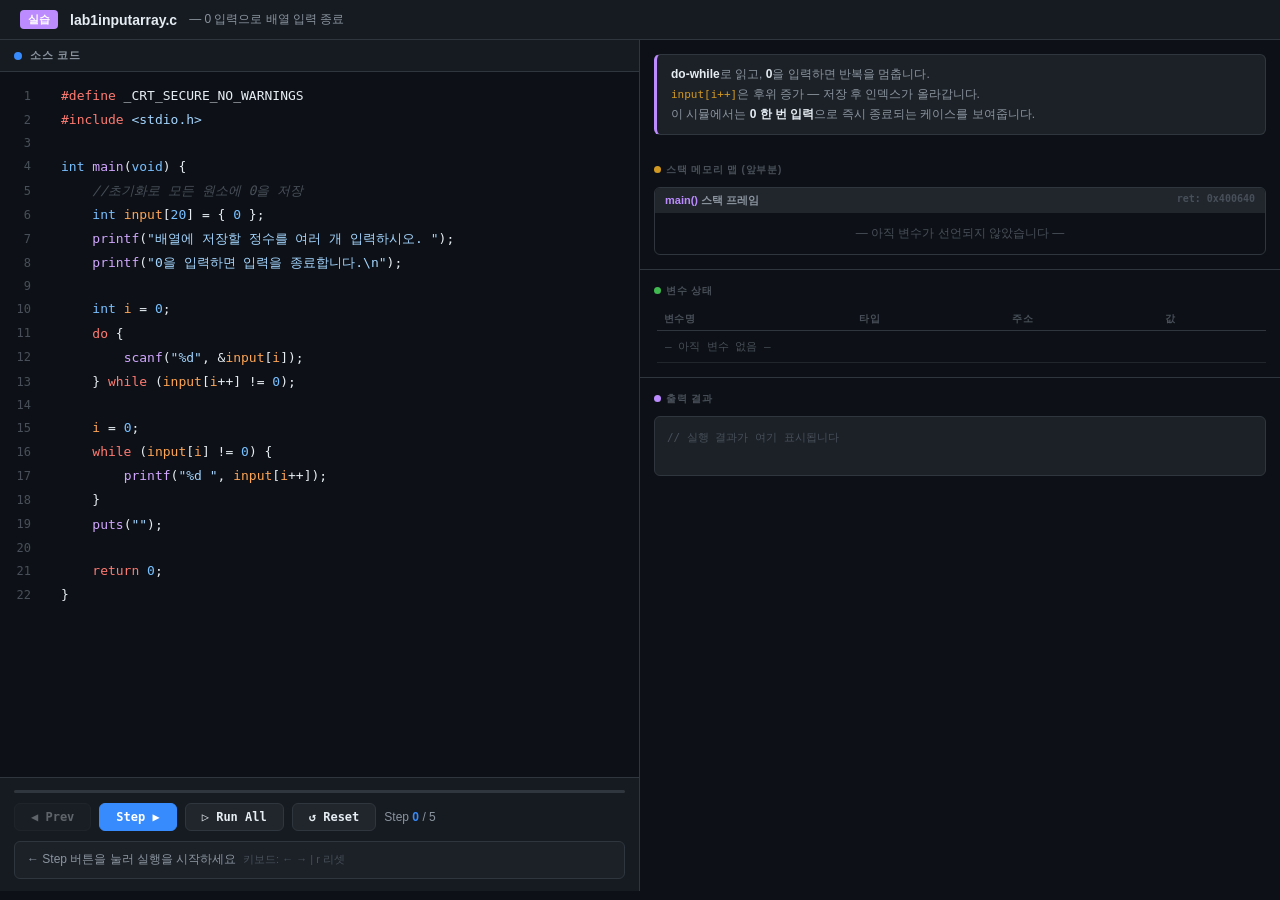
<file: src/chapter08/lab1inputarray_viz.html>
<!DOCTYPE html>
<html lang="ko">
<head>
<meta charset="UTF-8">
<meta name="viewport" content="width=device-width, initial-scale=1.0">
<title>lab1inputarray.c — 0 입력으로 종료</title>
<style>
  :root{--bg0:#0d1117;--bg1:#161b22;--bg2:#1c2128;--bg3:#21262d;--bg4:#30363d;--text1:#e6edf3;--text2:#8b949e;--text3:#484f58;--accent-b:#388bfd;--accent-g:#3fb950;--accent-y:#d29922;--accent-r:#f85149;--accent-p:#bc8cff;--hl-exec:rgba(56,139,253,.15);--changed:rgba(61,185,80,.18);--highlight-mem:rgba(210,153,34,.22);--font-mono:'JetBrains Mono','Fira Code',Consolas,monospace;--font-sans:-apple-system,BlinkMacSystemFont,'Segoe UI',sans-serif;}
  *{box-sizing:border-box;margin:0;padding:0;}html,body{height:100%;background:var(--bg0);color:var(--text1);font-family:var(--font-sans);}
  .topbar{display:flex;align-items:center;gap:12px;padding:10px 20px;background:var(--bg1);border-bottom:1px solid var(--bg4);position:sticky;top:0;z-index:10;}
  .topbar .badge{background:var(--accent-p);color:#fff;font-size:11px;font-weight:700;padding:2px 8px;border-radius:4px;}
  .topbar .title{font-size:14px;font-weight:600;}.topbar .subtitle{font-size:12px;color:var(--text2);}
  .main{display:grid;grid-template-columns:1fr 1fr;height:calc(100vh - 49px);}
  .left-panel{display:flex;flex-direction:column;border-right:1px solid var(--bg4);overflow:hidden;}
  .panel-head{display:flex;align-items:center;gap:8px;padding:8px 14px;background:var(--bg1);border-bottom:1px solid var(--bg4);font-size:11px;font-weight:600;color:var(--text2);text-transform:uppercase;letter-spacing:.8px;flex-shrink:0;}
  .dot{width:8px;height:8px;border-radius:50%;display:inline-block;}.dot-blue{background:var(--accent-b);}.dot-green{background:var(--accent-g);}.dot-yellow{background:var(--accent-y);}.dot-purple{background:var(--accent-p);}
  .code-area{flex:1;overflow-y:auto;padding:12px 0;font-family:var(--font-mono);font-size:13px;line-height:1.7;}
  .code-line{display:flex;align-items:center;padding:1px 0;border-left:3px solid transparent;transition:background .15s,border-color .15s;}
  .code-line.hl-exec{background:var(--hl-exec);border-left-color:var(--accent-b);}
  .line-gutter{display:flex;align-items:center;justify-content:flex-end;width:52px;padding-right:8px;flex-shrink:0;color:var(--text3);font-size:12px;gap:4px;}
  .line-num{min-width:20px;text-align:right;}.exec-arrow{width:12px;color:var(--accent-b);font-size:10px;}
  .line-code{padding-left:6px;white-space:pre;color:var(--text1);}
  .kw{color:#ff7b72;}.ty{color:#79c0ff;}.fn-c{color:#d2a8ff;}.nm{color:#79c0ff;}.st{color:#a5d6ff;}.pp{color:#ff7b72;}.vr{color:#ffa657;}.cm{color:var(--text3);font-style:italic;}.co{color:var(--text3);font-style:italic;}
  .controls{padding:12px 14px;border-top:1px solid var(--bg4);background:var(--bg1);flex-shrink:0;}
  .ctrl-row{display:flex;align-items:center;gap:8px;margin-bottom:10px;}
  .btn{padding:6px 16px;border-radius:6px;border:1px solid var(--bg4);font-size:12px;font-weight:600;cursor:pointer;background:var(--bg3);color:var(--text1);font-family:var(--font-mono);}
  .btn:hover{background:var(--bg4);}.btn:disabled{opacity:.35;cursor:not-allowed;}
  .btn-primary{background:var(--accent-b);color:#fff;border-color:var(--accent-b);}.btn-primary:hover{background:#1a7fe0;}
  .step-info{font-size:12px;color:var(--text2);}.step-num{color:var(--accent-b);font-weight:700;}
  .progress-bar{height:3px;background:var(--bg4);border-radius:2px;overflow:hidden;margin-bottom:10px;}
  .progress-fill{height:100%;background:var(--accent-b);border-radius:2px;transition:width .3s ease;}
  .explain-box{background:var(--bg2);border:1px solid var(--bg4);border-radius:6px;padding:8px 12px;font-size:12px;line-height:1.6;color:var(--text2);min-height:38px;}
  .explain-box b{color:var(--text1);}.explain-box code{color:var(--accent-y);font-family:var(--font-mono);font-size:11px;}
  .right-panel{display:flex;flex-direction:column;overflow:hidden;}.right-scroll{flex:1;overflow-y:auto;}
  .mem-section{padding:14px;border-bottom:1px solid var(--bg4);}
  .section-title{font-size:10px;font-weight:700;color:var(--text3);text-transform:uppercase;letter-spacing:.8px;margin-bottom:10px;}
  .stack-frame{border:1px solid var(--bg4);border-radius:6px;overflow:hidden;}
  .frame-header{background:var(--bg3);padding:5px 10px;font-size:11px;font-weight:600;color:var(--text2);display:flex;justify-content:space-between;}
  .frame-fn{color:var(--accent-p);}.frame-ret{font-size:10px;color:var(--text3);font-family:var(--font-mono);}
  .mem-cells{display:flex;flex-direction:column;}
  .mem-cell{display:grid;grid-template-columns:110px 1fr 1fr;align-items:center;padding:5px 10px;border-top:1px solid var(--bg4);font-family:var(--font-mono);font-size:12px;border-left:3px solid transparent;}
  .mem-cell.allocated{animation:cellIn .3s ease forwards;}
  .mem-cell.changed{background:var(--highlight-mem);border-left-color:var(--accent-y);}
  .mem-cell .mem-addr{color:var(--text3);font-size:11px;}.mem-cell .mem-name{color:var(--accent-y);}.mem-cell .mem-val{color:var(--accent-g);font-weight:600;text-align:right;}
  .mem-divider{height:1px;background:var(--bg3);}
  .mem-ellipsis{padding:4px 10px;color:var(--text3);font-size:11px;font-family:var(--font-mono);border-top:1px solid var(--bg4);text-align:center;}
  @keyframes cellIn{from{opacity:0;transform:translateX(-6px)}to{opacity:1;transform:translateX(0)}}
  .var-section{padding:14px;border-bottom:1px solid var(--bg4);}
  .var-table{width:100%;border-collapse:collapse;font-family:var(--font-mono);font-size:12px;}
  .var-table th{text-align:left;padding:4px 8px;color:var(--text3);font-size:10px;text-transform:uppercase;letter-spacing:.5px;border-bottom:1px solid var(--bg4);}
  .var-table td{padding:5px 8px;border-bottom:1px solid var(--bg3);}
  .var-table tr.changed-row td{background:var(--changed);}
  .var-table tr.changed-row td:first-child{border-left:3px solid var(--accent-g);}
  .var-table tr td:first-child{border-left:3px solid transparent;}
  .td-name{color:var(--accent-y);}.td-type{color:var(--accent-b);}.td-addr{color:var(--text3);font-size:11px;}.td-val{color:var(--accent-g);font-weight:600;}
  .empty-row td{color:var(--text3);font-size:11px;padding:8px;}
  .out-section{padding:14px;}
  .output-area{background:var(--bg2);border:1px solid var(--bg4);border-radius:6px;padding:10px 12px;font-family:var(--font-mono);font-size:12px;line-height:1.8;min-height:60px;max-height:200px;overflow-y:auto;color:var(--accent-g);white-space:pre-wrap;}
  .output-dim{color:var(--text3);font-size:11px;}
  .concept-banner{margin:14px;padding:10px 14px;background:var(--bg2);border:1px solid var(--bg4);border-left:3px solid var(--accent-p);border-radius:6px;font-size:12px;line-height:1.65;color:var(--text2);}
  .concept-banner b{color:var(--text1);}.concept-banner code{color:var(--accent-y);font-family:var(--font-mono);font-size:11px;}
  ::-webkit-scrollbar{width:6px;}::-webkit-scrollbar-track{background:transparent;}::-webkit-scrollbar-thumb{background:var(--bg4);border-radius:3px;}
</style>
</head>
<body>
<div class="topbar">
  <span class="badge">실습</span>
  <span class="title">lab1inputarray.c</span>
  <span class="subtitle">— 0 입력으로 배열 입력 종료</span>
</div>
<div class="main">
  <div class="left-panel">
    <div class="panel-head"><span class="dot dot-blue"></span> 소스 코드</div>
    <div class="code-area" id="codeArea"></div>
    <div class="controls">
      <div class="progress-bar"><div class="progress-fill" id="progressFill"></div></div>
      <div class="ctrl-row">
        <button class="btn" id="btnPrev" onclick="stepBack()">◀ Prev</button>
        <button class="btn btn-primary" id="btnStep" onclick="stepForward()">Step ▶</button>
        <button class="btn" id="btnRun" onclick="runAll()">▷ Run All</button>
        <button class="btn" onclick="resetDebug()">↺ Reset</button>
        <span class="step-info">Step <span class="step-num" id="stepNum">0</span> / <span id="stepTotal">0</span></span>
      </div>
      <div class="explain-box" id="explainBox">← Step 버튼을 눌러 실행을 시작하세요 &nbsp;<span style="color:var(--text3);font-size:11px">키보드: ← → | r 리셋</span></div>
    </div>
  </div>
  <div class="right-panel">
    <div class="right-scroll">
      <div class="concept-banner">
        <b>do-while</b>로 읽고, <b>0</b>을 입력하면 반복을 멈춥니다.<br>
        <code>input[i++]</code>은 후위 증가 — 저장 후 인덱스가 올라갑니다.<br>
        이 시뮬에서는 <b>0 한 번 입력</b>으로 즉시 종료되는 케이스를 보여줍니다.
      </div>
      <div class="mem-section">
        <div class="section-title"><span class="dot dot-yellow" style="width:7px;height:7px;margin-right:5px;"></span>스택 메모리 맵 (앞부분)</div>
        <div class="stack-frame">
          <div class="frame-header"><span><span class="frame-fn">main()</span> 스택 프레임</span><span class="frame-ret">ret: 0x400640</span></div>
          <div class="mem-cells" id="memCells"><div style="padding:12px;color:var(--text3);font-size:12px;text-align:center">— 아직 변수가 선언되지 않았습니다 —</div></div>
        </div>
      </div>
      <div class="var-section">
        <div class="section-title"><span class="dot dot-green" style="width:7px;height:7px;margin-right:5px;"></span>변수 상태</div>
        <table class="var-table"><thead><tr><th>변수명</th><th>타입</th><th>주소</th><th>값</th></tr></thead><tbody id="varTableBody"><tr class="empty-row"><td colspan="4">— 아직 변수 없음 —</td></tr></tbody></table>
      </div>
      <div class="out-section">
        <div class="section-title"><span class="dot dot-purple" style="width:7px;height:7px;margin-right:5px;"></span>출력 결과</div>
        <div class="output-area" id="outputArea"><span class="output-dim">// 실행 결과가 여기 표시됩니다</span></div>
      </div>
    </div>
  </div>
</div>
<script>
const CODE_LINES=[
  {text:`<span class="pp">#define</span> _CRT_SECURE_NO_WARNINGS`},
  {text:`<span class="pp">#include</span> <span class="st">&lt;stdio.h&gt;</span>`},
  {text:``},
  {text:`<span class="ty">int</span> <span class="fn-c">main</span>(<span class="ty">void</span>) {`},
  {text:`    <span class="cm">//초기화로 모든 원소에 0을 저장</span>`},
  {id:'decl',text:`    <span class="ty">int</span> <span class="vr">input</span>[<span class="nm">20</span>] = { <span class="nm">0</span> };`},
  {id:'p1',  text:`    <span class="fn-c">printf</span>(<span class="st">"배열에 저장할 정수를 여러 개 입력하시오. "</span>);`},
  {id:'p2',  text:`    <span class="fn-c">printf</span>(<span class="st">"0을 입력하면 입력을 종료합니다.\\n"</span>);`},
  {text:``},
  {text:`    <span class="ty">int</span> <span class="vr">i</span> = <span class="nm">0</span>;`},
  {text:`    <span class="kw">do</span> {`},
  {id:'scan', text:`        <span class="fn-c">scanf</span>(<span class="st">"%d"</span>, &amp;<span class="vr">input</span>[<span class="vr">i</span>]);`},
  {text:`    } <span class="kw">while</span> (<span class="vr">input</span>[<span class="vr">i</span>++] != <span class="nm">0</span>);`},
  {text:``},
  {text:`    <span class="vr">i</span> = <span class="nm">0</span>;`},
  {text:`    <span class="kw">while</span> (<span class="vr">input</span>[<span class="vr">i</span>] != <span class="nm">0</span>) {`},
  {text:`        <span class="fn-c">printf</span>(<span class="st">"%d "</span>, <span class="vr">input</span>[<span class="vr">i</span>++]);`},
  {text:`    }`},
  {text:`    <span class="fn-c">puts</span>(<span class="st">""</span>);`},
  {text:``},
  {id:'ret',  text:`    <span class="kw">return</span> <span class="nm">0</span>;`},
  {text:`}`},
];

const B=0x7fff5200;
function ia(k){return '0x'+(B+k*4).toString(16);}
const I_ADDR='0x7fff5250';

function inputMem(vals,hiIdx){
  const cells=vals.map((v,k)=>({name:`input[${k}]`,type:'int',addr:ia(k),val:v,highlight:k===hiIdx}));
  return cells;
}

const STEPS=[
  {line:'decl', explain:`<b>int input[20] = { 0 }</b> — <b>20×4 = 80 바이트</b> 전체가 <b>0</b>으로 초기화됩니다 (일부만 표시).`,
   mem:inputMem([0,0,0,0,0],null).concat([{name:'…(나머지 15개)',type:'int',addr:'0x7fff5214',val:0,highlight:false,ellipsis:true}]),
   vars:{'input[0]':0},output:null},
  {line:'p1',   explain:`안내 메시지 1 출력`,mem:null,vars:{},output:'배열에 저장할 정수를 여러 개 입력하시오. '},
  {line:'p2',   explain:`안내 메시지 2 출력`,mem:null,vars:{},output:'0을 입력하면 입력을 종료합니다.'},
  {line:'scan',  explain:`<b>scanf → 0 입력</b>. <code>input[0] = 0</code> 저장. 조건 <code>input[0] != 0</code> → 거짓 → 루프 종료.`,
   mem:inputMem([0,0,0,0,0],0).concat([{name:'i',type:'int',addr:I_ADDR,val:1,highlight:true}]),
   vars:{'input[0]':0,i:1},output:'→ 입력: 0'},
  {line:'ret',   explain:`<b>return 0</b> — 0만 저장된 채 종료. 프레임 해제.`,mem:'released',vars:{},output:null},
];

const VAR_ORDER=['input[0]','i'];
const VAR_TYPES={'input[0]':'int','i':'int'};
const VAR_ADDRS={'input[0]':ia(0),'i':I_ADDR};

let stepIndex=0,varState={},outputLines=[],currentMem=null,runTimer=null;

function renderCode(activeId){
  const area=document.getElementById('codeArea');area.innerHTML='';
  CODE_LINES.forEach((line,idx)=>{
    const div=document.createElement('div');div.className='code-line';
    if(line.id&&line.id===activeId){div.classList.add('hl-exec');setTimeout(()=>div.scrollIntoView({block:'center',behavior:'smooth'}),50);}
    div.innerHTML=`<div class="line-gutter"><span class="line-num">${idx+1}</span><div class="exec-arrow">${line.id&&line.id===activeId?'▶':' '}</div></div><div class="line-code">${line.text}</div>`;
    area.appendChild(div);
  });
}
function renderMem(memData){
  const c=document.getElementById('memCells');
  if(memData==='released'){c.innerHTML=`<div style="padding:12px;color:var(--text3);font-size:12px;text-align:center">— main 프레임 해제됨 —</div>`;return;}
  if(!memData||!memData.length)return;
  c.innerHTML='';
  memData.forEach((item,idx)=>{
    if(item.ellipsis){
      const el=document.createElement('div');el.className='mem-ellipsis';el.textContent=`… ${item.name}  (모두 0)`;c.appendChild(el);return;
    }
    if(item.name==='i'){const div=document.createElement('div');div.className='mem-divider';c.appendChild(div);}
    const cell=document.createElement('div');cell.className='mem-cell allocated';
    if(item.highlight)cell.classList.add('changed');
    cell.style.animationDelay=(idx*30)+'ms';
    cell.innerHTML=`<span class="mem-addr">${item.addr}</span><span class="mem-name">${item.name}</span><span class="mem-val">${item.val}</span>`;
    c.appendChild(cell);
  });
}
function renderVarTable(newVars){
  if(newVars){for(const k in newVars){const old=varState[k];varState[k]={val:newVars[k],changed:(old===undefined||old.val!==newVars[k])};}for(const k in varState){if(!(k in newVars))varState[k]={...varState[k],changed:false};}}
  const tbody=document.getElementById('varTableBody');
  const keys=VAR_ORDER.filter(k=>k in varState);
  if(!keys.length){tbody.innerHTML='<tr class="empty-row"><td colspan="4">— 아직 변수 없음 —</td></tr>';return;}
  tbody.innerHTML=keys.map(k=>`<tr class="${varState[k].changed?'changed-row':''}"><td class="td-name">${k}</td><td class="td-type">${VAR_TYPES[k]}</td><td class="td-addr">${VAR_ADDRS[k]}</td><td class="td-val">${varState[k].val}</td></tr>`).join('');
}
function renderOutput(){
  const area=document.getElementById('outputArea');
  if(!outputLines.length){area.innerHTML='<span class="output-dim">// 실행 결과가 여기 표시됩니다</span>';return;}
  area.innerHTML=outputLines.map((l,i)=>`<span style="display:block">${i===outputLines.length-1?`<span style="color:var(--accent-y)">▶ </span>`:' '}${escHtml(l)}</span>`).join('\n');
  area.scrollTop=area.scrollHeight;
}
function escHtml(s){return String(s).replace(/&/g,'&amp;').replace(/</g,'&lt;').replace(/>/g,'&gt;');}
function renderStepInfo(){
  document.getElementById('stepNum').textContent=stepIndex;document.getElementById('stepTotal').textContent=STEPS.length;
  document.getElementById('progressFill').style.width=(stepIndex===0?0:Math.round(stepIndex/STEPS.length*100))+'%';
  document.getElementById('btnPrev').disabled=stepIndex===0;document.getElementById('btnStep').disabled=stepIndex>=STEPS.length;
}
function syncMemCellsFromVarState(){
  if(!Array.isArray(currentMem))return;
  for(let i=0;i<currentMem.length;i++){
    const c=currentMem[i];
    if(!c||c.ellipsis)continue;
    const k=c.name;
    if(varState[k]!==undefined)c.val=varState[k].val;
  }
}
function applyStep(idx){
  const s=STEPS[idx];renderCode(s.line);document.getElementById('explainBox').innerHTML=s.explain||'';
  if(s.mem!==null){currentMem=s.mem;}
  renderVarTable(s.vars||{});
  if(s.mem!==null){renderMem(s.mem);}
  else{syncMemCellsFromVarState();if(currentMem)renderMem(currentMem);}
  if(s.output!==null){outputLines.push(s.output);renderOutput();}
}
function stepForward(){if(stepIndex>=STEPS.length)return;applyStep(stepIndex);stepIndex++;renderStepInfo();}
function stepBack(){if(stepIndex<=0)return;stepIndex--;rebuildState(stepIndex);renderStepInfo();}
function rebuildState(t){
  varState={};outputLines=[];currentMem=null;renderVarTable({});renderOutput();renderCode(null);
  for(let i=0;i<t;i++){const s=STEPS[i];if(s.vars)for(const k in s.vars)varState[k]={val:s.vars[k],changed:false};if(s.mem!==null)currentMem=s.mem;if(s.output!==null)outputLines.push(s.output);}
  if(t>0){const s=STEPS[t-1];renderCode(s.line);document.getElementById('explainBox').innerHTML=s.explain||'';syncMemCellsFromVarState();if(currentMem)renderMem(currentMem);renderVarTable(null);renderOutput();}
  else{renderCode(null);document.getElementById('explainBox').innerHTML='← Step 버튼을 눌러 실행을 시작하세요';document.getElementById('memCells').innerHTML='<div style="padding:12px;color:var(--text3);font-size:12px;text-align:center">— 아직 변수가 선언되지 않았습니다 —</div>';}
}
function resetDebug(){if(runTimer){clearInterval(runTimer);runTimer=null;document.getElementById('btnRun').textContent='▷ Run All';}stepIndex=0;rebuildState(0);renderStepInfo();}
function runAll(){
  if(runTimer){clearInterval(runTimer);runTimer=null;document.getElementById('btnRun').textContent='▷ Run All';return;}
  document.getElementById('btnRun').textContent='⏸ Pause';
  runTimer=setInterval(()=>{if(stepIndex>=STEPS.length){clearInterval(runTimer);runTimer=null;document.getElementById('btnRun').textContent='▷ Run All';return;}stepForward();},700);
}
document.addEventListener('keydown',e=>{if(e.key==='ArrowRight'||e.key==='n')stepForward();else if(e.key==='ArrowLeft'||e.key==='p')stepBack();else if(e.key==='r'||e.key==='R')resetDebug();});
renderCode(null);renderVarTable({});renderOutput();renderStepInfo();
</script>
</body>
</html>
</file>
<file: shared/styles.css>
/* ═══ DARK THEME (기본) ═══ */
:root,
[data-theme="dark"] {
  --bg:       #0b0d14;
  --bg2:      #10131e;
  --bg3:      #141828;
  --sidebar:  #0d1020;
  --panel:    #13182a;
  --panel2:   #181f35;
  --border:   #1e2640;
  --border2:  #28345a;
  --accent:   #5b9cf6;
  --accent-g: #43d9ad;
  --accent-r: #f47067;
  --accent-y: #f0c040;
  --accent-p: #b77dff;
  --accent-o: #f7965a;
  --text:     #cdd6f4;
  --text2:    #7d8ab0;
  --text3:    #3d4a6a;
  --hl-line:  rgba(91,156,246,0.13);
  --hl-exec:  rgba(67,217,173,0.18);
  --hl-skip:  rgba(244,112,103,0.10);
  --kw:  #c792ea;
  --ty:  #82aaff;
  --st:  #c3e88d;
  --nm:  #f78c6c;
  --cm:  #546e7a;
  --fn:  #82aaff;
  --vr:  #f0c040;
  --pp:  #89ddff;
  --right-pane-width: 380px;
}

/* ═══ LIGHT THEME ═══ */
[data-theme="light"] {
  --bg:       #f8f9fc;
  --bg2:      #eef1f8;
  --bg3:      #e4e8f2;
  --sidebar:  #e8ecf4;
  --panel:    #f0f3f9;
  --panel2:   #e4e8f2;
  --border:   #d1d8e4;
  --border2:  #c4ccda;
  --accent:   #2563eb;
  --accent-g: #059669;
  --accent-r: #dc2626;
  --accent-y: #b45309;
  --accent-p: #7c3aed;
  --accent-o: #ea580c;
  --text:     #1e293b;
  --text2:    #475569;
  --text3:    #94a3b8;
  --hl-line:  rgba(37,99,235,0.12);
  --hl-exec:  rgba(5,150,105,0.15);
  --hl-skip:  rgba(220,38,38,0.1);
  --kw:  #7c3aed;
  --ty:  #2563eb;
  --st:  #15803d;
  --nm:  #c2410c;
  --cm:  #64748b;
  --fn:  #2563eb;
  --vr:  #b45309;
  --pp:  #0ea5e9;
}
* { margin:0; padding:0; box-sizing:border-box; }

html, body { height:100%; overflow:hidden; }

body {
  background: var(--bg);
  color: var(--text);
  font-family: 'Noto Sans KR', sans-serif;
  display: flex;
  flex-direction: column;
}

/* ═══ TOPBAR ═══ */
.topbar {
  height: 44px;
  background: var(--sidebar);
  border-bottom: 1px solid var(--border);
  display: flex;
  align-items: center;
  padding: 0 16px;
  gap: 16px;
  flex-shrink: 0;
  z-index: 100;
}
.topbar-logo {
  font-family: 'JetBrains Mono', monospace;
  font-size: 13px;
  font-weight: 700;
  color: var(--accent);
  letter-spacing: -0.5px;
}
.topbar-logo span { color: var(--accent-g); }
.topbar-sep { width: 1px; height: 20px; background: var(--border); }
.topbar-title {
  font-size: 13px;
  font-weight: 500;
  color: var(--text);
  flex: 1;
}
.topbar-badge {
  font-family: 'JetBrains Mono', monospace;
  font-size: 10px;
  padding: 2px 8px;
  border-radius: 3px;
  background: rgba(91,156,246,0.12);
  color: var(--accent);
  border: 1px solid rgba(91,156,246,0.25);
}

/* ═══ CHAPTER TABS (Topbar) ═══ */
.chapter-nav {
  display: flex;
  gap: 4px;
}
.chapter-tab {
  font-family: 'JetBrains Mono', monospace;
  font-size: 11px;
  letter-spacing: 0.5px;
  padding: 4px 12px;
  border-radius: 5px;
  border: 1px solid var(--border2);
  background: var(--panel2);
  color: var(--text2);
  cursor: pointer;
  transition: all 0.15s;
}
.chapter-tab:hover {
  background: var(--panel);
  color: var(--text);
  border-color: var(--accent);
}
.chapter-tab.active {
  background: rgba(91,156,246,0.15);
  border-color: var(--accent);
  color: var(--accent);
}

/* theme toggle */
.theme-toggle {
  display: flex;
  align-items: center;
  gap: 6px;
  padding: 4px 10px;
  border-radius: 6px;
  border: 1px solid var(--border2);
  background: var(--panel2);
  color: var(--text2);
  font-family: 'JetBrains Mono', monospace;
  font-size: 10px;
  cursor: pointer;
  transition: all 0.15s;
  letter-spacing: 0.5px;
}
.theme-toggle:hover {
  background: var(--panel);
  color: var(--text);
  border-color: var(--accent);
}
.theme-toggle-icon { font-size: 14px; }

/* ═══ LAYOUT ═══ */
.layout {
  display: flex;
  flex: 1;
  overflow: hidden;
}

/* ═══ SIDEBAR ═══ */
.sidebar {
  width: 228px;
  flex-shrink: 0;
  background: var(--sidebar);
  border-right: 1px solid var(--border);
  display: flex;
  flex-direction: column;
  overflow: hidden;
}
.sidebar-header {
  padding: 12px 14px 8px;
  font-family: 'JetBrains Mono', monospace;
  font-size: 9px;
  letter-spacing: 2px;
  color: var(--text3);
  text-transform: uppercase;
  border-bottom: 1px solid var(--border);
  flex-shrink: 0;
}
.sidebar-scroll { overflow-y: auto; flex: 1; padding: 6px 0; }
.sidebar-scroll::-webkit-scrollbar { width: 3px; }
.sidebar-scroll::-webkit-scrollbar-thumb { background: var(--border2); }

.sidebar-group { margin-bottom: 4px; }
.sidebar-group-label {
  font-family: 'JetBrains Mono', monospace;
  font-size: 9px;
  letter-spacing: 1.5px;
  color: var(--text3);
  text-transform: uppercase;
  padding: 8px 14px 4px;
}

.sidebar-item {
  display: flex;
  align-items: center;
  gap: 8px;
  padding: 7px 14px;
  cursor: pointer;
  transition: background 0.15s;
  position: relative;
}
a.sidebar-item {
  text-decoration: none;
  color: inherit;
  box-sizing: border-box;
}
a.sidebar-item:visited {
  color: inherit;
}
.sidebar-item:hover { background: rgba(255,255,255,0.04); }
[data-theme="light"] .sidebar-item:hover { background: rgba(0,0,0,0.04); }
.sidebar-item.active {
  background: rgba(91,156,246,0.1);
}
.sidebar-item.active::before {
  content: '';
  position: absolute;
  left: 0; top: 0; bottom: 0;
  width: 2px;
  background: var(--accent);
}
.sidebar-item-icon {
  font-size: 13px;
  min-width: 18px;
  text-align: center;
}
.sidebar-item-info { flex: 1; min-width: 0; }
.sidebar-item-name {
  font-family: 'JetBrains Mono', monospace;
  font-size: 12px;
  color: var(--text);
  white-space: nowrap;
  overflow: hidden;
  text-overflow: ellipsis;
}
.sidebar-item.active .sidebar-item-name { color: var(--accent); }
.sidebar-item-sub {
  font-size: 10px;
  color: var(--text3);
  white-space: nowrap;
  overflow: hidden;
  text-overflow: ellipsis;
}
.sidebar-item-dot {
  width: 6px;
  height: 6px;
  border-radius: 50%;
  background: var(--border2);
  flex-shrink: 0;
}
.sidebar-item.done .sidebar-item-dot { background: var(--accent-g); }
.sidebar-item.active .sidebar-item-dot { background: var(--accent); box-shadow: 0 0 6px var(--accent); }

/* sub-items */
.sidebar-subitem {
  display: flex;
  align-items: center;
  gap: 8px;
  padding: 5px 14px 5px 36px;
  cursor: pointer;
  transition: background 0.15s;
  position: relative;
}
.sidebar-subitem:hover { background: rgba(255,255,255,0.03); }
[data-theme="light"] .sidebar-subitem:hover { background: rgba(0,0,0,0.03); }
.sidebar-subitem.active { background: rgba(91,156,246,0.08); }
.sidebar-subitem.active::before {
  content: '';
  position: absolute;
  left: 0; top: 0; bottom: 0;
  width: 2px;
  background: var(--accent-g);
}
.sidebar-subitem-name {
  font-family: 'JetBrains Mono', monospace;
  font-size: 11px;
  color: var(--text2);
}
.sidebar-subitem.active .sidebar-subitem-name { color: var(--accent-g); }
.sidebar-subitem-tag {
  font-family: 'JetBrains Mono', monospace;
  font-size: 9px;
  padding: 1px 5px;
  border-radius: 2px;
  margin-left: auto;
}

/* ═══ MAIN AREA ═══ */
.main-area {
  flex: 1;
  display: flex;
  flex-direction: column;
  overflow: hidden;
  min-width: 0;
}

/* ═══ TAB BAR ═══ */
.tab-bar {
  height: 36px;
  background: var(--bg2);
  border-bottom: 1px solid var(--border);
  display: flex;
  align-items: stretch;
  flex-shrink: 0;
  overflow-x: auto;
}
.tab-bar::-webkit-scrollbar { height: 0; }
.tab {
  display: flex;
  align-items: center;
  gap: 6px;
  padding: 0 16px;
  font-family: 'JetBrains Mono', monospace;
  font-size: 11px;
  color: var(--text2);
  border-right: 1px solid var(--border);
  cursor: pointer;
  white-space: nowrap;
  transition: background 0.15s;
  position: relative;
}
.tab.active {
  color: var(--text);
  background: var(--bg3);
}
.tab.active::after {
  content: '';
  position: absolute;
  bottom: 0; left: 0; right: 0;
  height: 2px;
  background: var(--accent);
}
.tab-dot { width: 7px; height: 7px; border-radius: 50%; }

/* ═══ CONTENT SPLIT ═══ */
.content-split {
  flex: 1;
  display: flex;
  overflow: hidden;
  position: relative;
}
.editor-pane {
  flex: 1;
  min-width: 200px;
}
.right-pane {
  width: var(--right-pane-width, 380px);
  min-width: 280px;
  max-width: 600px;
  display: flex;
  flex-direction: column;
  overflow: hidden;
  background: var(--bg2);
}

/* ═══ RESIZER ═══ */
.resizer {
  flex-shrink: 0;
  background: var(--border);
  transition: background 0.15s;
}
.resizer:hover, .resizer.active {
  background: var(--accent);
}
.resizer-v {
  width: 4px;
  cursor: col-resize;
}
.resizer-v:hover { width: 6px; margin: 0 -1px; }
.resizer-h {
  height: 4px;
  cursor: row-resize;
  flex-shrink: 0;
}
.resizer-h:hover { height: 6px; margin: 2px 0; }

/* ═══ RESIZABLE PANELS ═══ */
.resizable-panel {
  flex-shrink: 0;
  overflow: hidden;
  display: flex;
  flex-direction: column;
}
.resizable-panel .info-panel-body {
  flex: 1;
  overflow-y: auto;
  min-height: 0;
}

.editor-pane {
  display: flex;
  flex-direction: column;
  border-right: 1px solid var(--border);
  overflow: hidden;
}

/* ═══ EDITOR PANE ═══ */
.pane-header {
  height: 32px;
  background: var(--bg2);
  border-bottom: 1px solid var(--border);
  display: flex;
  align-items: center;
  padding: 0 14px;
  gap: 10px;
  flex-shrink: 0;
}
.pane-title {
  font-family: 'JetBrains Mono', monospace;
  font-size: 10px;
  letter-spacing: 1px;
  color: var(--text3);
  text-transform: uppercase;
}
.pane-title-accent { color: var(--text2); }

.code-area {
  flex: 1;
  overflow-y: auto;
  padding: 8px 0;
  background: var(--bg);
}
.code-area::-webkit-scrollbar { width: 4px; }
.code-area::-webkit-scrollbar-thumb { background: var(--border2); }

.code-line {
  display: flex;
  align-items: stretch;
  min-height: 24px;
  transition: background 0.15s;
  position: relative;
}
.code-line.hl-exec  { background: var(--hl-exec); }
.code-line.hl-skip  { background: var(--hl-skip); }
.code-line.hl-next  { background: var(--hl-line); }

.line-gutter {
  width: 48px;
  flex-shrink: 0;
  display: flex;
  align-items: center;
  justify-content: flex-end;
  padding-right: 12px;
  gap: 6px;
}
.line-num {
  font-family: 'JetBrains Mono', monospace;
  font-size: 11px;
  color: var(--text3);
  user-select: none;
  min-width: 20px;
  text-align: right;
}
.code-line.hl-exec .line-num  { color: var(--accent-g); }
.code-line.hl-next .line-num  { color: var(--accent); }
.code-line.hl-skip .line-num  { color: var(--accent-r); }

.bp-area {
  width: 14px;
  display: flex;
  align-items: center;
  justify-content: center;
}
.exec-arrow {
  width: 14px;
  height: 14px;
  display: none;
  align-items: center;
  justify-content: center;
  font-size: 10px;
}
.code-line.hl-exec .exec-arrow  { display: flex; color: var(--accent-g); }
.code-line.hl-next .exec-arrow  { display: flex; color: var(--accent); }
.code-line.hl-skip .exec-arrow  { display: flex; color: var(--accent-r); }

.line-code {
  flex: 1;
  font-family: 'JetBrains Mono', monospace;
  font-size: 12.5px;
  line-height: 24px;
  padding: 0 14px 0 4px;
  white-space: pre;
  color: var(--text);
}

/* ═══ CALL BADGE ═══ */
.call-badge {
  position: absolute;
  right: 10px;
  top: 50%;
  transform: translateY(-50%);
  font-family: 'JetBrains Mono', monospace;
  font-size: 10px;
  padding: 1px 6px;
  border-radius: 3px;
  pointer-events: none;
}
.call-badge.exec { background: rgba(67,217,173,0.2); color: var(--accent-g); }
.call-badge.skip { background: rgba(244,112,103,0.2); color: var(--accent-r); }
.call-badge.next { background: rgba(91,156,246,0.2); color: var(--accent); }

/* ═══ INFO PANELS ═══ */
.info-panel {
  border-bottom: 1px solid var(--border);
  flex-shrink: 0;
}
.info-panel-header {
  height: 28px;
  background: var(--bg3);
  display: flex;
  align-items: center;
  padding: 0 12px;
  gap: 6px;
  cursor: pointer;
  user-select: none;
}
.info-panel-title {
  font-family: 'JetBrains Mono', monospace;
  font-size: 9px;
  letter-spacing: 1.5px;
  text-transform: uppercase;
  color: var(--text2);
  flex: 1;
}
.info-panel-toggle { font-size: 9px; color: var(--text3); }
.info-panel-body { padding: 8px 0; }

/* ═══ VARIABLES TABLE ═══ */
.var-table {
  width: 100%;
  border-collapse: collapse;
  font-family: 'JetBrains Mono', monospace;
  font-size: 11px;
}
.var-table tr { border-bottom: 1px solid var(--border); }
.var-table tr:last-child { border-bottom: none; }
.var-table td { padding: 5px 12px; vertical-align: middle; }
.var-table td:first-child { color: var(--text3); width: 80px; font-size: 10px; }
.var-table td:nth-child(2) { color: var(--accent-y); font-weight: 600; }
.var-table td:nth-child(3) { color: var(--ty); font-size: 10px; }
.var-table td:last-child  { color: var(--text2); font-size: 10px; }

.var-changed {
  animation: flash-var 0.6s ease;
}
@keyframes flash-var {
  0% { background: rgba(67,217,173,0.3); }
  100% { background: transparent; }
}

/* ═══ MEMORY TABLE ═══ */
.mem-scroll { overflow-y: auto; max-height: 200px; }
.mem-scroll::-webkit-scrollbar { width: 3px; }
.mem-scroll::-webkit-scrollbar-thumb { background: var(--border2); }
.mem-tbl {
  width: 100%;
  border-collapse: collapse;
  font-family: 'JetBrains Mono', monospace;
  font-size: 10.5px;
}
.mem-tbl thead th {
  background: var(--panel2);
  padding: 4px 10px;
  text-align: left;
  font-size: 9px;
  letter-spacing: 1px;
  color: var(--text3);
  text-transform: uppercase;
  position: sticky;
  top: 0;
}
.mem-tbl td { padding: 4px 10px; border-bottom: 1px solid var(--border); }
.mem-tbl tr:last-child td { border-bottom: none; }
.mem-addr-cell { color: var(--accent); }
.mem-name-cell { color: var(--accent-y); }
.mem-val-cell  { color: var(--accent-g); font-weight: 600; }
.mem-type-cell { color: var(--ty); font-size: 10px; }
.mem-val-changed { animation: flash-var 0.6s ease; }

/* ═══ MEMORY MAP (메모리맵 시각화) ═══ */
.mem-map-col {
  min-width: 200px;
  flex-shrink: 0;
  margin-bottom: 8px;
}
.mem-map-label {
  font-family: 'JetBrains Mono', monospace;
  font-size: 9px;
  color: var(--text3);
  letter-spacing: 1.5px;
  text-transform: uppercase;
  margin-bottom: 6px;
  padding-bottom: 4px;
  border-bottom: 1px solid var(--border);
}
.mem-map-hint { font-size: 8px; opacity: 0.8; }
.mem-map-grid {
  display: flex;
  flex-direction: column;
  gap: 4px;
}
.mem-cell-row {
  display: grid;
  grid-template-columns: 70px 52px minmax(0, 1fr) 50px;
  align-items: center;
  gap: 6px;
  padding: 4px 8px;
  background: var(--panel);
  border: 1px solid var(--border2);
  border-radius: 4px;
  font-family: 'JetBrains Mono', monospace;
  font-size: 10px;
  transition: background 0.2s;
}
.mem-cell-row.highlight-row {
  background: rgba(67,217,173,0.15);
  border-color: var(--accent-g);
  box-shadow: 0 0 0 1px rgba(67,217,173,0.3);
}
.mem-cell-addr {
  color: var(--accent);
  font-size: 9px;
  word-break: break-all;
}
.mem-cell-name {
  color: var(--accent-y);
  font-weight: 600;
}
.mem-cell-bytes {
  display: flex;
  flex-wrap: wrap;
  gap: 2px;
}
.mem-byte {
  display: inline-block;
  min-width: 20px;
  padding: 1px 3px;
  background: var(--bg3);
  border-radius: 2px;
  color: var(--accent-o);
  font-size: 9px;
  text-align: center;
}
.mem-cell-row.highlight-row .mem-byte {
  background: rgba(67,217,173,0.2);
  color: var(--accent-g);
}
.mem-cell-val {
  color: var(--accent-g);
  font-weight: 600;
  text-align: right;
  overflow: hidden;
  text-overflow: ellipsis;
  white-space: nowrap;
}

/* ═══ STACK VISUALIZER ═══ */
.stack-viz-wrap {
  padding: 10px 12px 8px;
  display: flex;
  gap: 14px;
  align-items: flex-end;
  min-height: 140px;
  overflow-x: auto;
  overflow-y: auto;
  max-height: 260px;
  position: relative;
}
.stack-viz-wrap::-webkit-scrollbar { width: 3px; height: 3px; }
.stack-viz-wrap::-webkit-scrollbar-thumb { background: var(--border2); }

.stack-col {
  display: flex;
  flex-direction: column-reverse;
  gap: 3px;
  min-width: 120px;
  flex-shrink: 0;
}
.stack-col-label {
  font-family: 'JetBrains Mono', monospace;
  font-size: 9px;
  color: var(--text3);
  letter-spacing: 1.5px;
  text-transform: uppercase;
  margin-bottom: 5px;
  text-align: center;
  border-bottom: 1px solid var(--border);
  padding-bottom: 4px;
}

.stack-frame {
  width: 100%;
  border-radius: 5px;
  overflow: hidden;
  border: 1px solid var(--border2);
  animation: frame-in 0.35s cubic-bezier(0.34, 1.56, 0.64, 1);
  position: relative;
}
@keyframes frame-in {
  from { opacity: 0; transform: scaleY(0.3) translateY(8px); transform-origin: bottom; }
  to   { opacity: 1; transform: scaleY(1)   translateY(0);   transform-origin: bottom; }
}
.stack-frame.releasing {
  animation: frame-out 0.35s ease forwards;
  transform-origin: top;
}
@keyframes frame-out {
  from { opacity: 1; transform: scaleY(1);   max-height: 200px; }
  to   { opacity: 0; transform: scaleY(0.1); max-height: 0; }
}

.frame-header {
  font-family: 'JetBrains Mono', monospace;
  font-size: 9px;
  font-weight: 700;
  letter-spacing: 0.8px;
  text-transform: uppercase;
  padding: 4px 8px;
  display: flex;
  justify-content: space-between;
  align-items: center;
}
.frame-fn-main  { background: rgba(91,156,246,0.22);  color: var(--accent);   border-bottom: 1px solid rgba(91,156,246,0.3); }
.frame-fn-call  { background: rgba(183,125,255,0.22); color: var(--accent-p); border-bottom: 1px solid rgba(183,125,255,0.3);}
.frame-fn-free  { background: rgba(244,112,103,0.15); color: var(--accent-r); }

.frame-row {
  display: flex;
  align-items: center;
  padding: 3px 8px;
  border-top: 1px solid var(--border);
  gap: 5px;
  background: var(--panel);
  transition: background 0.2s;
}
.frame-row.highlight-row {
  background: rgba(67,217,173,0.12);
  animation: row-flash 0.6s ease;
}
@keyframes row-flash {
  0%   { background: rgba(67,217,173,0.4); }
  100% { background: rgba(67,217,173,0.12); }
}
.frame-row-name {
  font-family: 'JetBrains Mono', monospace;
  font-size: 10px;
  color: var(--accent-y);
  min-width: 36px;
}
.frame-row-type {
  font-family: 'JetBrains Mono', monospace;
  font-size: 9px;
  color: var(--ty);
  min-width: 30px;
}
.frame-row-val {
  font-family: 'JetBrains Mono', monospace;
  font-size: 10px;
  color: var(--accent-g);
  font-weight: 600;
  flex: 1;
  text-align: right;
  overflow: hidden;
  text-overflow: ellipsis;
  white-space: nowrap;
  max-width: 80px;
}
.frame-row-bytes {
  font-family: 'JetBrains Mono', monospace;
  font-size: 9px;
  color: var(--accent-o);
  text-align: right;
  background: rgba(247,150,90,0.1);
  padding: 1px 4px;
  border-radius: 2px;
  flex-shrink: 0;
}
.frame-ret-row {
  display: flex;
  justify-content: space-between;
  padding: 2px 8px;
  background: var(--bg);
  border-top: 1px dashed var(--border2);
}
.frame-ret-label { font-family: 'JetBrains Mono', monospace; font-size: 9px; color: var(--text3); }
.frame-ret-val   { font-family: 'JetBrains Mono', monospace; font-size: 9px; color: var(--accent-r); }
.frame-addr-row {
  display: flex;
  justify-content: space-between;
  padding: 2px 8px 3px;
  background: var(--panel2);
  border-top: 1px solid var(--border);
}
.frame-addr-label { font-family: 'JetBrains Mono', monospace; font-size: 9px; color: var(--text3); }
.frame-addr-val   { font-family: 'JetBrains Mono', monospace; font-size: 9px; color: var(--accent); }
.frame-total-row {
  display: flex;
  justify-content: space-between;
  padding: 2px 8px;
  background: rgba(247,150,90,0.06);
  border-top: 1px solid var(--border);
}
.frame-total-label { font-family: 'JetBrains Mono', monospace; font-size: 9px; color: var(--text3); }
.frame-total-val   { font-family: 'JetBrains Mono', monospace; font-size: 9px; color: var(--accent-o); font-weight: 700; }

/* released banner */
.released-banner {
  font-family: 'JetBrains Mono', monospace;
  font-size: 9px;
  color: var(--accent-r);
  background: rgba(244,112,103,0.08);
  border: 1px dashed rgba(244,112,103,0.3);
  border-radius: 4px;
  padding: 4px 8px;
  text-align: center;
  letter-spacing: 0.5px;
  animation: frame-in 0.3s ease;
}

/* heap block */
.heap-block {
  width: 100%;
  border-radius: 5px;
  border: 1px solid rgba(247,150,90,0.45);
  background: rgba(247,150,90,0.06);
  overflow: hidden;
  animation: frame-in 0.35s cubic-bezier(0.34, 1.56, 0.64, 1);
}
.heap-block.freed {
  border-color: rgba(244,112,103,0.35);
  background: rgba(244,112,103,0.04);
  opacity: 0.7;
}
.heap-header {
  font-family: 'JetBrains Mono', monospace;
  font-size: 9px;
  font-weight: 700;
  padding: 4px 8px;
  background: rgba(247,150,90,0.18);
  color: var(--accent-o);
  display: flex;
  justify-content: space-between;
  border-bottom: 1px solid rgba(247,150,90,0.2);
}
.heap-header.freed-header {
  background: rgba(244,112,103,0.18);
  color: var(--accent-r);
}
.heap-row {
  display: flex;
  align-items: center;
  padding: 3px 8px;
  border-top: 1px solid var(--border);
  gap: 5px;
  background: var(--panel);
}
.heap-row-name  { font-family: 'JetBrains Mono', monospace; font-size: 10px; color: var(--accent-o); min-width: 40px; }
.heap-row-val   { font-family: 'JetBrains Mono', monospace; font-size: 10px; color: var(--accent-g); font-weight:600; flex:1; text-align:right; overflow:hidden; text-overflow:ellipsis; white-space:nowrap; max-width:80px; }
.heap-row-bytes { font-family: 'JetBrains Mono', monospace; font-size: 9px; color: var(--accent-o); background:rgba(247,150,90,0.1); padding:1px 4px; border-radius:2px; flex-shrink:0; }
.heap-addr-row {
  padding: 2px 8px 3px;
  background: var(--panel2);
  border-top: 1px solid var(--border);
  font-family: 'JetBrains Mono', monospace;
  font-size: 9px;
  color: var(--accent);
}

/* pointer connector */
.ptr-connector {
  display: flex;
  align-items: center;
  justify-content: center;
  flex-direction: column;
  gap: 2px;
  flex-shrink: 0;
}
.ptr-line {
  width: 24px;
  height: 2px;
  background: var(--accent);
  position: relative;
}
.ptr-line::after {
  content: '▶';
  position: absolute;
  right: -8px;
  top: -6px;
  font-size: 10px;
  color: var(--accent);
}
.ptr-label {
  font-family: 'JetBrains Mono', monospace;
  font-size: 9px;
  color: var(--accent);
  letter-spacing: 0.5px;
}
.ptr-dangling .ptr-line { background: var(--accent-r); }
.ptr-dangling .ptr-line::after { color: var(--accent-r); }
.ptr-dangling .ptr-label { color: var(--accent-r); }

/* viz empty state */
.viz-empty {
  display: flex;
  flex-direction: column;
  align-items: center;
  justify-content: center;
  width: 100%;
  padding: 20px 12px;
  gap: 8px;
}
.viz-empty-icon { font-size: 22px; }
.viz-empty-text { font-family: 'JetBrains Mono', monospace; font-size: 10px; color: var(--accent-g); }
.viz-empty-sub  { font-family: 'JetBrains Mono', monospace; font-size: 9px; color: var(--text3); text-align: center; line-height: 1.6; }

/* ═══ CALL STACK ═══ */
.callstack-item {
  display: flex;
  align-items: center;
  gap: 8px;
  padding: 5px 12px;
  font-family: 'JetBrains Mono', monospace;
  font-size: 11px;
}
.callstack-item.active { background: rgba(91,156,246,0.07); }
.cs-num { color: var(--text3); width: 16px; text-align: right; font-size: 10px; }
.cs-fn  { color: var(--fn); }
.cs-line { color: var(--text3); font-size: 10px; margin-left: auto; }

/* ═══ OUTPUT ═══ */
.output-scroll {
  flex: 1;
  overflow-y: auto;
  padding: 8px 12px;
  font-family: 'JetBrains Mono', monospace;
  font-size: 11.5px;
  color: var(--accent-g);
  line-height: 1.8;
  min-height: 60px;
}
.output-scroll::-webkit-scrollbar { width: 3px; }
.output-scroll::-webkit-scrollbar-thumb { background: var(--border2); }
.output-line { display: block; }
.output-dim { color: var(--text3); }
.output-skip { color: var(--accent-r); text-decoration: line-through; opacity: 0.5; font-size: 10px; }

/* ═══ CONTROL BAR ═══ */
.control-bar {
  height: 48px;
  background: var(--sidebar);
  border-top: 1px solid var(--border);
  display: flex;
  align-items: center;
  padding: 0 16px;
  gap: 8px;
  flex-shrink: 0;
}
.ctrl-btn {
  display: flex;
  align-items: center;
  gap: 6px;
  padding: 6px 14px;
  border-radius: 5px;
  border: 1px solid var(--border2);
  background: var(--panel2);
  color: var(--text2);
  font-family: 'JetBrains Mono', monospace;
  font-size: 11px;
  cursor: pointer;
  transition: all 0.15s;
  letter-spacing: 0.3px;
}
.ctrl-btn:hover { background: var(--panel); color: var(--text); border-color: var(--accent); }
.ctrl-btn:active { transform: scale(0.97); }
.ctrl-btn.primary {
  background: rgba(91,156,246,0.15);
  border-color: var(--accent);
  color: var(--accent);
}
.ctrl-btn.primary:hover { background: rgba(91,156,246,0.25); }
.ctrl-btn.success {
  background: rgba(67,217,173,0.12);
  border-color: var(--accent-g);
  color: var(--accent-g);
}
.ctrl-btn.success:hover { background: rgba(67,217,173,0.22); }
.ctrl-btn:disabled {
  opacity: 0.35;
  cursor: not-allowed;
  transform: none;
}
.ctrl-sep { width: 1px; height: 24px; background: var(--border); margin: 0 4px; }
.step-counter {
  margin-left: auto;
  font-family: 'JetBrains Mono', monospace;
  font-size: 11px;
  color: var(--text3);
  letter-spacing: 0.5px;
}
.step-counter span { color: var(--accent); }

/* ═══ EXPLAIN BOX ═══ */
.explain-box {
  margin: 0 12px 8px;
  padding: 8px 10px;
  background: var(--bg);
  border: 1px solid var(--border2);
  border-radius: 5px;
  font-size: 11.5px;
  color: var(--text2);
  line-height: 1.6;
  min-height: 38px;
}
.explain-box b { color: var(--accent-y); }
.explain-box .e-exec { color: var(--accent-g); }
.explain-box .e-skip { color: var(--accent-r); }
.explain-box .e-cond { color: var(--accent-p); }

/* ═══ SYNTAX ═══ */
.kw { color: var(--kw); font-weight: 600; }
.ty { color: var(--ty); }
.st { color: var(--st); }
.nm { color: var(--nm); }
.cm { color: var(--cm); font-style: italic; }
.fn-c { color: var(--fn); }
.vr { color: var(--vr); }
.pp { color: var(--pp); }
.lbl { color: var(--accent-y); font-weight: 700; }
.op-c { color: var(--pp); }

/* ═══ CONCEPT CARD ═══ */
.concept-header {
  padding: 10px 12px 6px;
  font-family: 'JetBrains Mono', monospace;
  font-size: 9px;
  letter-spacing: 1.5px;
  text-transform: uppercase;
  color: var(--text3);
}
.concept-body {
  padding: 0 12px 10px;
  font-size: 11.5px;
  color: var(--text2);
  line-height: 1.7;
}
.concept-body b { color: var(--accent-y); }
.concept-body code {
  font-family: 'JetBrains Mono', monospace;
  font-size: 11px;
  color: var(--kw);
  background: var(--panel2);
  padding: 1px 5px;
  border-radius: 3px;
}
.concept-body .g { color: var(--accent-g); }
.concept-body .r { color: var(--accent-r); }

/* ═══ CONDITION BADGE ═══ */
.cond-badge {
  display: inline-flex;
  align-items: center;
  gap: 4px;
  font-family: 'JetBrains Mono', monospace;
  font-size: 10px;
  padding: 2px 8px;
  border-radius: 3px;
}
.cond-true  { background: rgba(67,217,173,0.15); color: var(--accent-g); }
.cond-false { background: rgba(244,112,103,0.15); color: var(--accent-r); }

/* ═══ MISC ═══ */
.flex-1 { flex: 1; }
</file>
<file: src/chapter06/styles.css>
/* ═══ DARK THEME (기본) ═══ */
:root,
[data-theme="dark"] {
  --bg:       #0b0d14;
  --bg2:      #10131e;
  --bg3:      #141828;
  --sidebar:  #0d1020;
  --panel:    #13182a;
  --panel2:   #181f35;
  --border:   #1e2640;
  --border2:  #28345a;
  --accent:   #5b9cf6;
  --accent-g: #43d9ad;
  --accent-r: #f47067;
  --accent-y: #f0c040;
  --accent-p: #b77dff;
  --accent-o: #f7965a;
  --text:     #cdd6f4;
  --text2:    #7d8ab0;
  --text3:    #3d4a6a;
  --hl-line:  rgba(91,156,246,0.13);
  --hl-exec:  rgba(67,217,173,0.18);
  --hl-skip:  rgba(244,112,103,0.10);
  --kw:  #c792ea;
  --ty:  #82aaff;
  --st:  #c3e88d;
  --nm:  #f78c6c;
  --cm:  #546e7a;
  --fn:  #82aaff;
  --vr:  #f0c040;
  --pp:  #89ddff;
  --right-pane-width: 380px;
}

/* ═══ LIGHT THEME ═══ */
[data-theme="light"] {
  --bg:       #f8f9fc;
  --bg2:      #eef1f8;
  --bg3:      #e4e8f2;
  --sidebar:  #e8ecf4;
  --panel:    #f0f3f9;
  --panel2:   #e4e8f2;
  --border:   #d1d8e4;
  --border2:  #c4ccda;
  --accent:   #2563eb;
  --accent-g: #059669;
  --accent-r: #dc2626;
  --accent-y: #b45309;
  --accent-p: #7c3aed;
  --accent-o: #ea580c;
  --text:     #1e293b;
  --text2:    #475569;
  --text3:    #94a3b8;
  --hl-line:  rgba(37,99,235,0.12);
  --hl-exec:  rgba(5,150,105,0.15);
  --hl-skip:  rgba(220,38,38,0.1);
  --kw:  #7c3aed;
  --ty:  #2563eb;
  --st:  #15803d;
  --nm:  #c2410c;
  --cm:  #64748b;
  --fn:  #2563eb;
  --vr:  #b45309;
  --pp:  #0ea5e9;
}
* { margin:0; padding:0; box-sizing:border-box; }

html, body { height:100%; overflow:hidden; }

body {
  background: var(--bg);
  color: var(--text);
  font-family: 'Noto Sans KR', sans-serif;
  display: flex;
  flex-direction: column;
}

/* ═══ TOPBAR ═══ */
.topbar {
  height: 44px;
  background: var(--sidebar);
  border-bottom: 1px solid var(--border);
  display: flex;
  align-items: center;
  padding: 0 16px;
  gap: 16px;
  flex-shrink: 0;
  z-index: 100;
}
.topbar-logo {
  font-family: 'JetBrains Mono', monospace;
  font-size: 13px;
  font-weight: 700;
  color: var(--accent);
  letter-spacing: -0.5px;
}
.topbar-logo span { color: var(--accent-g); }
.topbar-sep { width: 1px; height: 20px; background: var(--border); }
.topbar-label {
  font-family: 'JetBrains Mono', monospace;
  font-size: 11px;
  color: var(--text2);
  letter-spacing: 1px;
}
.topbar-title {
  font-size: 13px;
  font-weight: 500;
  color: var(--text);
  flex: 1;
}
.topbar-badge {
  font-family: 'JetBrains Mono', monospace;
  font-size: 10px;
  padding: 2px 8px;
  border-radius: 3px;
  background: rgba(91,156,246,0.12);
  color: var(--accent);
  border: 1px solid rgba(91,156,246,0.25);
}

/* theme toggle */
.theme-toggle {
  display: flex;
  align-items: center;
  gap: 6px;
  padding: 4px 10px;
  border-radius: 6px;
  border: 1px solid var(--border2);
  background: var(--panel2);
  color: var(--text2);
  font-family: 'JetBrains Mono', monospace;
  font-size: 10px;
  cursor: pointer;
  transition: all 0.15s;
  letter-spacing: 0.5px;
}
.theme-toggle:hover {
  background: var(--panel);
  color: var(--text);
  border-color: var(--accent);
}
.theme-toggle-icon { font-size: 14px; }

/* ═══ LAYOUT ═══ */
.layout {
  display: flex;
  flex: 1;
  overflow: hidden;
}

/* ═══ SIDEBAR ═══ */
.sidebar {
  width: 228px;
  flex-shrink: 0;
  background: var(--sidebar);
  border-right: 1px solid var(--border);
  display: flex;
  flex-direction: column;
  overflow: hidden;
}
.sidebar-header {
  padding: 12px 14px 8px;
  font-family: 'JetBrains Mono', monospace;
  font-size: 9px;
  letter-spacing: 2px;
  color: var(--text3);
  text-transform: uppercase;
  border-bottom: 1px solid var(--border);
  flex-shrink: 0;
}
.sidebar-scroll { overflow-y: auto; flex: 1; padding: 6px 0; }
.sidebar-scroll::-webkit-scrollbar { width: 3px; }
.sidebar-scroll::-webkit-scrollbar-thumb { background: var(--border2); }

.sidebar-group { margin-bottom: 4px; }
.sidebar-group-label {
  font-family: 'JetBrains Mono', monospace;
  font-size: 9px;
  letter-spacing: 1.5px;
  color: var(--text3);
  text-transform: uppercase;
  padding: 8px 14px 4px;
}

.sidebar-item {
  display: flex;
  align-items: center;
  gap: 8px;
  padding: 7px 14px;
  cursor: pointer;
  transition: background 0.15s;
  position: relative;
}
.sidebar-item:hover { background: rgba(255,255,255,0.04); }
[data-theme="light"] .sidebar-item:hover { background: rgba(0,0,0,0.04); }
.sidebar-item.active {
  background: rgba(91,156,246,0.1);
}
.sidebar-item.active::before {
  content: '';
  position: absolute;
  left: 0; top: 0; bottom: 0;
  width: 2px;
  background: var(--accent);
}
.sidebar-item-icon {
  font-size: 13px;
  min-width: 18px;
  text-align: center;
}
.sidebar-item-info { flex: 1; min-width: 0; }
.sidebar-item-name {
  font-family: 'JetBrains Mono', monospace;
  font-size: 12px;
  color: var(--text);
  white-space: nowrap;
  overflow: hidden;
  text-overflow: ellipsis;
}
.sidebar-item.active .sidebar-item-name { color: var(--accent); }
.sidebar-item-sub {
  font-size: 10px;
  color: var(--text3);
  white-space: nowrap;
  overflow: hidden;
  text-overflow: ellipsis;
}
.sidebar-item-dot {
  width: 6px;
  height: 6px;
  border-radius: 50%;
  background: var(--border2);
  flex-shrink: 0;
}
.sidebar-item.done .sidebar-item-dot { background: var(--accent-g); }
.sidebar-item.active .sidebar-item-dot { background: var(--accent); box-shadow: 0 0 6px var(--accent); }

/* sub-items */
.sidebar-subitem {
  display: flex;
  align-items: center;
  gap: 8px;
  padding: 5px 14px 5px 36px;
  cursor: pointer;
  transition: background 0.15s;
  position: relative;
}
.sidebar-subitem:hover { background: rgba(255,255,255,0.03); }
[data-theme="light"] .sidebar-subitem:hover { background: rgba(0,0,0,0.03); }
.sidebar-subitem.active { background: rgba(91,156,246,0.08); }
.sidebar-subitem.active::before {
  content: '';
  position: absolute;
  left: 0; top: 0; bottom: 0;
  width: 2px;
  background: var(--accent-g);
}
.sidebar-subitem-name {
  font-family: 'JetBrains Mono', monospace;
  font-size: 11px;
  color: var(--text2);
}
.sidebar-subitem.active .sidebar-subitem-name { color: var(--accent-g); }
.sidebar-subitem-tag {
  font-family: 'JetBrains Mono', monospace;
  font-size: 9px;
  padding: 1px 5px;
  border-radius: 2px;
  margin-left: auto;
}

/* ═══ MAIN AREA ═══ */
.main-area {
  flex: 1;
  display: flex;
  flex-direction: column;
  overflow: hidden;
  min-width: 0;
}

/* ═══ TAB BAR ═══ */
.tab-bar {
  height: 36px;
  background: var(--bg2);
  border-bottom: 1px solid var(--border);
  display: flex;
  align-items: stretch;
  flex-shrink: 0;
  overflow-x: auto;
}
.tab-bar::-webkit-scrollbar { height: 0; }
.tab {
  display: flex;
  align-items: center;
  gap: 6px;
  padding: 0 16px;
  font-family: 'JetBrains Mono', monospace;
  font-size: 11px;
  color: var(--text2);
  border-right: 1px solid var(--border);
  cursor: pointer;
  white-space: nowrap;
  transition: background 0.15s;
  position: relative;
}
.tab.active {
  color: var(--text);
  background: var(--bg3);
}
.tab.active::after {
  content: '';
  position: absolute;
  bottom: 0; left: 0; right: 0;
  height: 2px;
  background: var(--accent);
}
.tab-dot { width: 7px; height: 7px; border-radius: 50%; }

/* ═══ CONTENT SPLIT ═══ */
.content-split {
  flex: 1;
  display: flex;
  overflow: hidden;
  position: relative;
}
.editor-pane {
  flex: 1;
  min-width: 200px;
}
.right-pane {
  width: var(--right-pane-width, 380px);
  min-width: 280px;
  max-width: 600px;
  display: flex;
  flex-direction: column;
  overflow: hidden;
  background: var(--bg2);
}

/* ═══ RESIZER ═══ */
.resizer {
  flex-shrink: 0;
  background: var(--border);
  transition: background 0.15s;
}
.resizer:hover, .resizer.active {
  background: var(--accent);
}
.resizer-v {
  width: 4px;
  cursor: col-resize;
}
.resizer-v:hover { width: 6px; margin: 0 -1px; }
.resizer-h {
  height: 4px;
  cursor: row-resize;
  flex-shrink: 0;
}
.resizer-h:hover { height: 6px; margin: 2px 0; }

/* ═══ RESIZABLE PANELS ═══ */
.resizable-panel {
  flex-shrink: 0;
  overflow: hidden;
  display: flex;
  flex-direction: column;
}
.resizable-panel .info-panel-body {
  flex: 1;
  overflow-y: auto;
  min-height: 0;
}

.editor-pane {
  display: flex;
  flex-direction: column;
  border-right: 1px solid var(--border);
  overflow: hidden;
}

/* ═══ EDITOR PANE ═══ */
.pane-header {
  height: 32px;
  background: var(--bg2);
  border-bottom: 1px solid var(--border);
  display: flex;
  align-items: center;
  padding: 0 14px;
  gap: 10px;
  flex-shrink: 0;
}
.pane-title {
  font-family: 'JetBrains Mono', monospace;
  font-size: 10px;
  letter-spacing: 1px;
  color: var(--text3);
  text-transform: uppercase;
}
.pane-title-accent { color: var(--text2); }

.code-area {
  flex: 1;
  overflow-y: auto;
  padding: 8px 0;
  background: var(--bg);
}
.code-area::-webkit-scrollbar { width: 4px; }
.code-area::-webkit-scrollbar-thumb { background: var(--border2); }

.code-line {
  display: flex;
  align-items: stretch;
  min-height: 24px;
  transition: background 0.15s;
  position: relative;
}
.code-line.hl-exec  { background: var(--hl-exec); }
.code-line.hl-skip  { background: var(--hl-skip); }
.code-line.hl-next  { background: var(--hl-line); }

.line-gutter {
  width: 48px;
  flex-shrink: 0;
  display: flex;
  align-items: center;
  justify-content: flex-end;
  padding-right: 12px;
  gap: 6px;
}
.line-num {
  font-family: 'JetBrains Mono', monospace;
  font-size: 11px;
  color: var(--text3);
  user-select: none;
  min-width: 20px;
  text-align: right;
}
.code-line.hl-exec .line-num  { color: var(--accent-g); }
.code-line.hl-next .line-num  { color: var(--accent); }
.code-line.hl-skip .line-num  { color: var(--accent-r); }

.bp-area {
  width: 14px;
  display: flex;
  align-items: center;
  justify-content: center;
}
.exec-arrow {
  width: 14px;
  height: 14px;
  display: none;
  align-items: center;
  justify-content: center;
  font-size: 10px;
}
.code-line.hl-exec .exec-arrow  { display: flex; color: var(--accent-g); }
.code-line.hl-next .exec-arrow  { display: flex; color: var(--accent); }
.code-line.hl-skip .exec-arrow  { display: flex; color: var(--accent-r); }

.line-code {
  flex: 1;
  font-family: 'JetBrains Mono', monospace;
  font-size: 12.5px;
  line-height: 24px;
  padding: 0 14px 0 4px;
  white-space: pre;
  color: var(--text);
}

/* ═══ CALL BADGE ═══ */
.call-badge {
  position: absolute;
  right: 10px;
  top: 50%;
  transform: translateY(-50%);
  font-family: 'JetBrains Mono', monospace;
  font-size: 10px;
  padding: 1px 6px;
  border-radius: 3px;
  pointer-events: none;
}
.call-badge.exec { background: rgba(67,217,173,0.2); color: var(--accent-g); }
.call-badge.skip { background: rgba(244,112,103,0.2); color: var(--accent-r); }
.call-badge.next { background: rgba(91,156,246,0.2); color: var(--accent); }

/* ═══ RIGHT PANE (extends above) ═══ */

/* ═══ INFO PANELS ═══ */
.info-panel {
  border-bottom: 1px solid var(--border);
  flex-shrink: 0;
}
.info-panel-header {
  height: 28px;
  background: var(--bg3);
  display: flex;
  align-items: center;
  padding: 0 12px;
  gap: 6px;
  cursor: pointer;
  user-select: none;
}
.info-panel-title {
  font-family: 'JetBrains Mono', monospace;
  font-size: 9px;
  letter-spacing: 1.5px;
  text-transform: uppercase;
  color: var(--text2);
  flex: 1;
}
.info-panel-toggle { font-size: 9px; color: var(--text3); }
.info-panel-body { padding: 8px 0; }

/* ═══ VARIABLES TABLE ═══ */
.var-table {
  width: 100%;
  border-collapse: collapse;
  font-family: 'JetBrains Mono', monospace;
  font-size: 11px;
}
.var-table tr { border-bottom: 1px solid var(--border); }
.var-table tr:last-child { border-bottom: none; }
.var-table td { padding: 5px 12px; vertical-align: middle; }
.var-table td:first-child { color: var(--text3); width: 80px; font-size: 10px; }
.var-table td:nth-child(2) { color: var(--accent-y); font-weight: 600; }
.var-table td:nth-child(3) { color: var(--ty); font-size: 10px; }
.var-table td:last-child  { color: var(--text2); font-size: 10px; }

.var-changed {
  animation: flash-var 0.6s ease;
}
@keyframes flash-var {
  0% { background: rgba(67,217,173,0.3); }
  100% { background: transparent; }
}

/* ═══ MEMORY TABLE ═══ */
.mem-scroll { overflow-y: auto; max-height: 200px; }
.mem-scroll::-webkit-scrollbar { width: 3px; }
.mem-scroll::-webkit-scrollbar-thumb { background: var(--border2); }
.mem-tbl {
  width: 100%;
  border-collapse: collapse;
  font-family: 'JetBrains Mono', monospace;
  font-size: 10.5px;
}
.mem-tbl thead th {
  background: var(--panel2);
  padding: 4px 10px;
  text-align: left;
  font-size: 9px;
  letter-spacing: 1px;
  color: var(--text3);
  text-transform: uppercase;
  position: sticky;
  top: 0;
}
.mem-tbl td { padding: 4px 10px; border-bottom: 1px solid var(--border); }
.mem-tbl tr:last-child td { border-bottom: none; }
.mem-addr-cell { color: var(--accent); }
.mem-name-cell { color: var(--accent-y); }
.mem-val-cell  { color: var(--accent-g); font-weight: 600; }
.mem-type-cell { color: var(--ty); font-size: 10px; }
.mem-val-changed { animation: flash-var 0.6s ease; }

/* ═══ MEMORY MAP (메모리맵 시각화) ═══ */
.mem-map-col {
  min-width: 200px;
  flex-shrink: 0;
  margin-bottom: 8px;
}
.mem-map-label {
  font-family: 'JetBrains Mono', monospace;
  font-size: 9px;
  color: var(--text3);
  letter-spacing: 1.5px;
  text-transform: uppercase;
  margin-bottom: 6px;
  padding-bottom: 4px;
  border-bottom: 1px solid var(--border);
}
.mem-map-hint { font-size: 8px; opacity: 0.8; }
.mem-map-grid {
  display: flex;
  flex-direction: column;
  gap: 4px;
}
.mem-cell-row {
  display: grid;
  grid-template-columns: 70px 52px minmax(0, 1fr) 50px;
  align-items: center;
  gap: 6px;
  padding: 4px 8px;
  background: var(--panel);
  border: 1px solid var(--border2);
  border-radius: 4px;
  font-family: 'JetBrains Mono', monospace;
  font-size: 10px;
  transition: background 0.2s;
}
.mem-cell-row.highlight-row {
  background: rgba(67,217,173,0.15);
  border-color: var(--accent-g);
  box-shadow: 0 0 0 1px rgba(67,217,173,0.3);
}
.mem-cell-addr {
  color: var(--accent);
  font-size: 9px;
  word-break: break-all;
}
.mem-cell-name {
  color: var(--accent-y);
  font-weight: 600;
}
.mem-cell-bytes {
  display: flex;
  flex-wrap: wrap;
  gap: 2px;
}
.mem-byte {
  display: inline-block;
  min-width: 20px;
  padding: 1px 3px;
  background: var(--bg3);
  border-radius: 2px;
  color: var(--accent-o);
  font-size: 9px;
  text-align: center;
}
.mem-cell-row.highlight-row .mem-byte {
  background: rgba(67,217,173,0.2);
  color: var(--accent-g);
}
.mem-cell-val {
  color: var(--accent-g);
  font-weight: 600;
  text-align: right;
  overflow: hidden;
  text-overflow: ellipsis;
  white-space: nowrap;
}

/* ═══ STACK VISUALIZER ═══ */
.stack-viz-wrap {
  padding: 10px 12px 8px;
  display: flex;
  gap: 14px;
  align-items: flex-end;
  min-height: 140px;
  overflow-x: auto;
  overflow-y: auto;
  max-height: 260px;
  position: relative;
}
.stack-viz-wrap::-webkit-scrollbar { width: 3px; height: 3px; }
.stack-viz-wrap::-webkit-scrollbar-thumb { background: var(--border2); }

.stack-col {
  display: flex;
  flex-direction: column-reverse;
  gap: 3px;
  min-width: 120px;
  flex-shrink: 0;
}
.stack-col-label {
  font-family: 'JetBrains Mono', monospace;
  font-size: 9px;
  color: var(--text3);
  letter-spacing: 1.5px;
  text-transform: uppercase;
  margin-bottom: 5px;
  text-align: center;
  border-bottom: 1px solid var(--border);
  padding-bottom: 4px;
}

.stack-frame {
  width: 100%;
  border-radius: 5px;
  overflow: hidden;
  border: 1px solid var(--border2);
  animation: frame-in 0.35s cubic-bezier(0.34, 1.56, 0.64, 1);
  position: relative;
}
@keyframes frame-in {
  from { opacity: 0; transform: scaleY(0.3) translateY(8px); transform-origin: bottom; }
  to   { opacity: 1; transform: scaleY(1)   translateY(0);   transform-origin: bottom; }
}
.stack-frame.releasing {
  animation: frame-out 0.35s ease forwards;
  transform-origin: top;
}
@keyframes frame-out {
  from { opacity: 1; transform: scaleY(1);   max-height: 200px; }
  to   { opacity: 0; transform: scaleY(0.1); max-height: 0; }
}

.frame-header {
  font-family: 'JetBrains Mono', monospace;
  font-size: 9px;
  font-weight: 700;
  letter-spacing: 0.8px;
  text-transform: uppercase;
  padding: 4px 8px;
  display: flex;
  justify-content: space-between;
  align-items: center;
}
.frame-fn-main  { background: rgba(91,156,246,0.22);  color: var(--accent);   border-bottom: 1px solid rgba(91,156,246,0.3); }
.frame-fn-call  { background: rgba(183,125,255,0.22); color: var(--accent-p); border-bottom: 1px solid rgba(183,125,255,0.3);}
.frame-fn-free  { background: rgba(244,112,103,0.15); color: var(--accent-r); }

.frame-row {
  display: flex;
  align-items: center;
  padding: 3px 8px;
  border-top: 1px solid var(--border);
  gap: 5px;
  background: var(--panel);
  transition: background 0.2s;
}
.frame-row.highlight-row {
  background: rgba(67,217,173,0.12);
  animation: row-flash 0.6s ease;
}
@keyframes row-flash {
  0%   { background: rgba(67,217,173,0.4); }
  100% { background: rgba(67,217,173,0.12); }
}
.frame-row-name {
  font-family: 'JetBrains Mono', monospace;
  font-size: 10px;
  color: var(--accent-y);
  min-width: 36px;
}
.frame-row-type {
  font-family: 'JetBrains Mono', monospace;
  font-size: 9px;
  color: var(--ty);
  min-width: 30px;
}
.frame-row-val {
  font-family: 'JetBrains Mono', monospace;
  font-size: 10px;
  color: var(--accent-g);
  font-weight: 600;
  flex: 1;
  text-align: right;
  overflow: hidden;
  text-overflow: ellipsis;
  white-space: nowrap;
  max-width: 80px;
}
.frame-row-bytes {
  font-family: 'JetBrains Mono', monospace;
  font-size: 9px;
  color: var(--accent-o);
  text-align: right;
  background: rgba(247,150,90,0.1);
  padding: 1px 4px;
  border-radius: 2px;
  flex-shrink: 0;
}
.frame-ret-row {
  display: flex;
  justify-content: space-between;
  padding: 2px 8px;
  background: var(--bg);
  border-top: 1px dashed var(--border2);
}
.frame-ret-label { font-family: 'JetBrains Mono', monospace; font-size: 9px; color: var(--text3); }
.frame-ret-val   { font-family: 'JetBrains Mono', monospace; font-size: 9px; color: var(--accent-r); }
.frame-addr-row {
  display: flex;
  justify-content: space-between;
  padding: 2px 8px 3px;
  background: var(--panel2);
  border-top: 1px solid var(--border);
}
.frame-addr-label { font-family: 'JetBrains Mono', monospace; font-size: 9px; color: var(--text3); }
.frame-addr-val   { font-family: 'JetBrains Mono', monospace; font-size: 9px; color: var(--accent); }
.frame-total-row {
  display: flex;
  justify-content: space-between;
  padding: 2px 8px;
  background: rgba(247,150,90,0.06);
  border-top: 1px solid var(--border);
}
.frame-total-label { font-family: 'JetBrains Mono', monospace; font-size: 9px; color: var(--text3); }
.frame-total-val   { font-family: 'JetBrains Mono', monospace; font-size: 9px; color: var(--accent-o); font-weight: 700; }

/* released banner */
.released-banner {
  font-family: 'JetBrains Mono', monospace;
  font-size: 9px;
  color: var(--accent-r);
  background: rgba(244,112,103,0.08);
  border: 1px dashed rgba(244,112,103,0.3);
  border-radius: 4px;
  padding: 4px 8px;
  text-align: center;
  letter-spacing: 0.5px;
  animation: frame-in 0.3s ease;
}

/* heap block */
.heap-block {
  width: 100%;
  border-radius: 5px;
  border: 1px solid rgba(247,150,90,0.45);
  background: rgba(247,150,90,0.06);
  overflow: hidden;
  animation: frame-in 0.35s cubic-bezier(0.34, 1.56, 0.64, 1);
}
.heap-block.freed {
  border-color: rgba(244,112,103,0.35);
  background: rgba(244,112,103,0.04);
  opacity: 0.7;
}
.heap-header {
  font-family: 'JetBrains Mono', monospace;
  font-size: 9px;
  font-weight: 700;
  padding: 4px 8px;
  background: rgba(247,150,90,0.18);
  color: var(--accent-o);
  display: flex;
  justify-content: space-between;
  border-bottom: 1px solid rgba(247,150,90,0.2);
}
.heap-header.freed-header {
  background: rgba(244,112,103,0.18);
  color: var(--accent-r);
}
.heap-row {
  display: flex;
  align-items: center;
  padding: 3px 8px;
  border-top: 1px solid var(--border);
  gap: 5px;
  background: var(--panel);
}
.heap-row-name  { font-family: 'JetBrains Mono', monospace; font-size: 10px; color: var(--accent-o); min-width: 40px; }
.heap-row-val   { font-family: 'JetBrains Mono', monospace; font-size: 10px; color: var(--accent-g); font-weight:600; flex:1; text-align:right; overflow:hidden; text-overflow:ellipsis; white-space:nowrap; max-width:80px; }
.heap-row-bytes { font-family: 'JetBrains Mono', monospace; font-size: 9px; color: var(--accent-o); background:rgba(247,150,90,0.1); padding:1px 4px; border-radius:2px; flex-shrink:0; }
.heap-addr-row {
  padding: 2px 8px 3px;
  background: var(--panel2);
  border-top: 1px solid var(--border);
  font-family: 'JetBrains Mono', monospace;
  font-size: 9px;
  color: var(--accent);
}

/* pointer connector */
.ptr-connector {
  display: flex;
  align-items: center;
  justify-content: center;
  flex-direction: column;
  gap: 2px;
  flex-shrink: 0;
}
.ptr-line {
  width: 24px;
  height: 2px;
  background: var(--accent);
  position: relative;
}
.ptr-line::after {
  content: '▶';
  position: absolute;
  right: -8px;
  top: -6px;
  font-size: 10px;
  color: var(--accent);
}
.ptr-label {
  font-family: 'JetBrains Mono', monospace;
  font-size: 9px;
  color: var(--accent);
  letter-spacing: 0.5px;
}
.ptr-dangling .ptr-line { background: var(--accent-r); }
.ptr-dangling .ptr-line::after { color: var(--accent-r); }
.ptr-dangling .ptr-label { color: var(--accent-r); }

/* viz empty state */
.viz-empty {
  display: flex;
  flex-direction: column;
  align-items: center;
  justify-content: center;
  width: 100%;
  padding: 20px 12px;
  gap: 8px;
}
.viz-empty-icon { font-size: 22px; }
.viz-empty-text { font-family: 'JetBrains Mono', monospace; font-size: 10px; color: var(--accent-g); }
.viz-empty-sub  { font-family: 'JetBrains Mono', monospace; font-size: 9px; color: var(--text3); text-align: center; line-height: 1.6; }

/* ═══ CALL STACK ═══ */
.callstack-item {
  display: flex;
  align-items: center;
  gap: 8px;
  padding: 5px 12px;
  font-family: 'JetBrains Mono', monospace;
  font-size: 11px;
}
.callstack-item.active { background: rgba(91,156,246,0.07); }
.cs-num { color: var(--text3); width: 16px; text-align: right; font-size: 10px; }
.cs-fn  { color: var(--fn); }
.cs-line { color: var(--text3); font-size: 10px; margin-left: auto; }

/* ═══ OUTPUT ═══ */
.output-scroll {
  flex: 1;
  overflow-y: auto;
  padding: 8px 12px;
  font-family: 'JetBrains Mono', monospace;
  font-size: 11.5px;
  color: var(--accent-g);
  line-height: 1.8;
  min-height: 60px;
}
.output-scroll::-webkit-scrollbar { width: 3px; }
.output-scroll::-webkit-scrollbar-thumb { background: var(--border2); }
.output-line { display: block; }
.output-dim { color: var(--text3); }
.output-skip { color: var(--accent-r); text-decoration: line-through; opacity: 0.5; font-size: 10px; }

/* ═══ CONTROL BAR ═══ */
.control-bar {
  height: 48px;
  background: var(--sidebar);
  border-top: 1px solid var(--border);
  display: flex;
  align-items: center;
  padding: 0 16px;
  gap: 8px;
  flex-shrink: 0;
}
.ctrl-btn {
  display: flex;
  align-items: center;
  gap: 6px;
  padding: 6px 14px;
  border-radius: 5px;
  border: 1px solid var(--border2);
  background: var(--panel2);
  color: var(--text2);
  font-family: 'JetBrains Mono', monospace;
  font-size: 11px;
  cursor: pointer;
  transition: all 0.15s;
  letter-spacing: 0.3px;
}
.ctrl-btn:hover { background: var(--panel); color: var(--text); border-color: var(--accent); }
.ctrl-btn:active { transform: scale(0.97); }
.ctrl-btn.primary {
  background: rgba(91,156,246,0.15);
  border-color: var(--accent);
  color: var(--accent);
}
.ctrl-btn.primary:hover { background: rgba(91,156,246,0.25); }
.ctrl-btn.success {
  background: rgba(67,217,173,0.12);
  border-color: var(--accent-g);
  color: var(--accent-g);
}
.ctrl-btn.success:hover { background: rgba(67,217,173,0.22); }
.ctrl-btn:disabled {
  opacity: 0.35;
  cursor: not-allowed;
  transform: none;
}
.ctrl-sep { width: 1px; height: 24px; background: var(--border); margin: 0 4px; }
.step-counter {
  margin-left: auto;
  font-family: 'JetBrains Mono', monospace;
  font-size: 11px;
  color: var(--text3);
  letter-spacing: 0.5px;
}
.step-counter span { color: var(--accent); }

/* ═══ EXPLAIN BOX ═══ */
.explain-box {
  margin: 0 12px 8px;
  padding: 8px 10px;
  background: var(--bg);
  border: 1px solid var(--border2);
  border-radius: 5px;
  font-size: 11.5px;
  color: var(--text2);
  line-height: 1.6;
  min-height: 38px;
}
.explain-box b { color: var(--accent-y); }
.explain-box .e-exec { color: var(--accent-g); }
.explain-box .e-skip { color: var(--accent-r); }
.explain-box .e-cond { color: var(--accent-p); }

/* ═══ SYNTAX ═══ */
.kw { color: var(--kw); font-weight: 600; }
.ty { color: var(--ty); }
.st { color: var(--st); }
.nm { color: var(--nm); }
.cm { color: var(--cm); font-style: italic; }
.fn-c { color: var(--fn); }
.vr { color: var(--vr); }
.pp { color: var(--pp); }
.lbl { color: var(--accent-y); font-weight: 700; }
.op-c { color: var(--pp); }

/* ═══ CONCEPT CARD ═══ */
.concept-header {
  padding: 10px 12px 6px;
  font-family: 'JetBrains Mono', monospace;
  font-size: 9px;
  letter-spacing: 1.5px;
  text-transform: uppercase;
  color: var(--text3);
}
.concept-body {
  padding: 0 12px 10px;
  font-size: 11.5px;
  color: var(--text2);
  line-height: 1.7;
}
.concept-body b { color: var(--accent-y); }
.concept-body code {
  font-family: 'JetBrains Mono', monospace;
  font-size: 11px;
  color: var(--kw);
  background: var(--panel2);
  padding: 1px 5px;
  border-radius: 3px;
}
.concept-body .g { color: var(--accent-g); }
.concept-body .r { color: var(--accent-r); }

/* ═══ CONDITION BADGE ═══ */
.cond-badge {
  display: inline-flex;
  align-items: center;
  gap: 4px;
  font-family: 'JetBrains Mono', monospace;
  font-size: 10px;
  padding: 2px 8px;
  border-radius: 3px;
}
.cond-true  { background: rgba(67,217,173,0.15); color: var(--accent-g); }
.cond-false { background: rgba(244,112,103,0.15); color: var(--accent-r); }

/* ═══ MISC ═══ */
.flex-1 { flex: 1; }
</file>
<file: src/chapter07/styles.css>
/* ═══ DARK THEME (기본) ═══ */
:root,
[data-theme="dark"] {
  --bg:       #0b0d14;
  --bg2:      #10131e;
  --bg3:      #141828;
  --sidebar:  #0d1020;
  --panel:    #13182a;
  --panel2:   #181f35;
  --border:   #1e2640;
  --border2:  #28345a;
  --accent:   #5b9cf6;
  --accent-g: #43d9ad;
  --accent-r: #f47067;
  --accent-y: #f0c040;
  --accent-p: #b77dff;
  --accent-o: #f7965a;
  --text:     #cdd6f4;
  --text2:    #7d8ab0;
  --text3:    #3d4a6a;
  --hl-line:  rgba(91,156,246,0.13);
  --hl-exec:  rgba(67,217,173,0.18);
  --hl-skip:  rgba(244,112,103,0.10);
  --kw:  #c792ea;
  --ty:  #82aaff;
  --st:  #c3e88d;
  --nm:  #f78c6c;
  --cm:  #546e7a;
  --fn:  #82aaff;
  --vr:  #f0c040;
  --pp:  #89ddff;
  --right-pane-width: 380px;
}

/* ═══ LIGHT THEME ═══ */
[data-theme="light"] {
  --bg:       #f8f9fc;
  --bg2:      #eef1f8;
  --bg3:      #e4e8f2;
  --sidebar:  #e8ecf4;
  --panel:    #f0f3f9;
  --panel2:   #e4e8f2;
  --border:   #d1d8e4;
  --border2:  #c4ccda;
  --accent:   #2563eb;
  --accent-g: #059669;
  --accent-r: #dc2626;
  --accent-y: #b45309;
  --accent-p: #7c3aed;
  --accent-o: #ea580c;
  --text:     #1e293b;
  --text2:    #475569;
  --text3:    #94a3b8;
  --hl-line:  rgba(37,99,235,0.12);
  --hl-exec:  rgba(5,150,105,0.15);
  --hl-skip:  rgba(220,38,38,0.1);
  --kw:  #7c3aed;
  --ty:  #2563eb;
  --st:  #15803d;
  --nm:  #c2410c;
  --cm:  #64748b;
  --fn:  #2563eb;
  --vr:  #b45309;
  --pp:  #0ea5e9;
}
* { margin:0; padding:0; box-sizing:border-box; }

html, body { height:100%; overflow:hidden; }

body {
  background: var(--bg);
  color: var(--text);
  font-family: 'Noto Sans KR', sans-serif;
  display: flex;
  flex-direction: column;
}

/* ═══ TOPBAR ═══ */
.topbar {
  height: 44px;
  background: var(--sidebar);
  border-bottom: 1px solid var(--border);
  display: flex;
  align-items: center;
  padding: 0 16px;
  gap: 16px;
  flex-shrink: 0;
  z-index: 100;
}
.topbar-logo {
  font-family: 'JetBrains Mono', monospace;
  font-size: 13px;
  font-weight: 700;
  color: var(--accent);
  letter-spacing: -0.5px;
}
.topbar-logo span { color: var(--accent-g); }
.topbar-sep { width: 1px; height: 20px; background: var(--border); }
.topbar-label {
  font-family: 'JetBrains Mono', monospace;
  font-size: 11px;
  color: var(--text2);
  letter-spacing: 1px;
}
.topbar-title {
  font-size: 13px;
  font-weight: 500;
  color: var(--text);
  flex: 1;
}
.topbar-badge {
  font-family: 'JetBrains Mono', monospace;
  font-size: 10px;
  padding: 2px 8px;
  border-radius: 3px;
  background: rgba(91,156,246,0.12);
  color: var(--accent);
  border: 1px solid rgba(91,156,246,0.25);
}

/* theme toggle */
.theme-toggle {
  display: flex;
  align-items: center;
  gap: 6px;
  padding: 4px 10px;
  border-radius: 6px;
  border: 1px solid var(--border2);
  background: var(--panel2);
  color: var(--text2);
  font-family: 'JetBrains Mono', monospace;
  font-size: 10px;
  cursor: pointer;
  transition: all 0.15s;
  letter-spacing: 0.5px;
}
.theme-toggle:hover {
  background: var(--panel);
  color: var(--text);
  border-color: var(--accent);
}
.theme-toggle-icon { font-size: 14px; }

/* ═══ LAYOUT ═══ */
.layout {
  display: flex;
  flex: 1;
  overflow: hidden;
}

/* ═══ SIDEBAR ═══ */
.sidebar {
  width: 228px;
  flex-shrink: 0;
  background: var(--sidebar);
  border-right: 1px solid var(--border);
  display: flex;
  flex-direction: column;
  overflow: hidden;
}
.sidebar-header {
  padding: 12px 14px 8px;
  font-family: 'JetBrains Mono', monospace;
  font-size: 9px;
  letter-spacing: 2px;
  color: var(--text3);
  text-transform: uppercase;
  border-bottom: 1px solid var(--border);
  flex-shrink: 0;
}
.sidebar-scroll { overflow-y: auto; flex: 1; padding: 6px 0; }
.sidebar-scroll::-webkit-scrollbar { width: 3px; }
.sidebar-scroll::-webkit-scrollbar-thumb { background: var(--border2); }

.sidebar-group { margin-bottom: 4px; }
.sidebar-group-label {
  font-family: 'JetBrains Mono', monospace;
  font-size: 9px;
  letter-spacing: 1.5px;
  color: var(--text3);
  text-transform: uppercase;
  padding: 8px 14px 4px;
}

.sidebar-item {
  display: flex;
  align-items: center;
  gap: 8px;
  padding: 7px 14px;
  cursor: pointer;
  transition: background 0.15s;
  position: relative;
}
.sidebar-item:hover { background: rgba(255,255,255,0.04); }
[data-theme="light"] .sidebar-item:hover { background: rgba(0,0,0,0.04); }
.sidebar-item.active {
  background: rgba(91,156,246,0.1);
}
.sidebar-item.active::before {
  content: '';
  position: absolute;
  left: 0; top: 0; bottom: 0;
  width: 2px;
  background: var(--accent);
}
.sidebar-item-icon {
  font-size: 13px;
  min-width: 18px;
  text-align: center;
}
.sidebar-item-info { flex: 1; min-width: 0; }
.sidebar-item-name {
  font-family: 'JetBrains Mono', monospace;
  font-size: 12px;
  color: var(--text);
  white-space: nowrap;
  overflow: hidden;
  text-overflow: ellipsis;
}
.sidebar-item.active .sidebar-item-name { color: var(--accent); }
.sidebar-item-sub {
  font-size: 10px;
  color: var(--text3);
  white-space: nowrap;
  overflow: hidden;
  text-overflow: ellipsis;
}
.sidebar-item-dot {
  width: 6px;
  height: 6px;
  border-radius: 50%;
  background: var(--border2);
  flex-shrink: 0;
}
.sidebar-item.done .sidebar-item-dot { background: var(--accent-g); }
.sidebar-item.active .sidebar-item-dot { background: var(--accent); box-shadow: 0 0 6px var(--accent); }

/* sub-items */
.sidebar-subitem {
  display: flex;
  align-items: center;
  gap: 8px;
  padding: 5px 14px 5px 36px;
  cursor: pointer;
  transition: background 0.15s;
  position: relative;
}
.sidebar-subitem:hover { background: rgba(255,255,255,0.03); }
[data-theme="light"] .sidebar-subitem:hover { background: rgba(0,0,0,0.03); }
.sidebar-subitem.active { background: rgba(91,156,246,0.08); }
.sidebar-subitem.active::before {
  content: '';
  position: absolute;
  left: 0; top: 0; bottom: 0;
  width: 2px;
  background: var(--accent-g);
}
.sidebar-subitem-name {
  font-family: 'JetBrains Mono', monospace;
  font-size: 11px;
  color: var(--text2);
}
.sidebar-subitem.active .sidebar-subitem-name { color: var(--accent-g); }
.sidebar-subitem-tag {
  font-family: 'JetBrains Mono', monospace;
  font-size: 9px;
  padding: 1px 5px;
  border-radius: 2px;
  margin-left: auto;
}

/* ═══ MAIN AREA ═══ */
.main-area {
  flex: 1;
  display: flex;
  flex-direction: column;
  overflow: hidden;
  min-width: 0;
}

/* ═══ TAB BAR ═══ */
.tab-bar {
  height: 36px;
  background: var(--bg2);
  border-bottom: 1px solid var(--border);
  display: flex;
  align-items: stretch;
  flex-shrink: 0;
  overflow-x: auto;
}
.tab-bar::-webkit-scrollbar { height: 0; }
.tab {
  display: flex;
  align-items: center;
  gap: 6px;
  padding: 0 16px;
  font-family: 'JetBrains Mono', monospace;
  font-size: 11px;
  color: var(--text2);
  border-right: 1px solid var(--border);
  cursor: pointer;
  white-space: nowrap;
  transition: background 0.15s;
  position: relative;
}
.tab.active {
  color: var(--text);
  background: var(--bg3);
}
.tab.active::after {
  content: '';
  position: absolute;
  bottom: 0; left: 0; right: 0;
  height: 2px;
  background: var(--accent);
}
.tab-dot { width: 7px; height: 7px; border-radius: 50%; }

/* ═══ CONTENT SPLIT ═══ */
.content-split {
  flex: 1;
  display: flex;
  overflow: hidden;
  position: relative;
}
.editor-pane {
  flex: 1;
  min-width: 200px;
}
.right-pane {
  width: var(--right-pane-width, 380px);
  min-width: 280px;
  max-width: 600px;
  display: flex;
  flex-direction: column;
  overflow: hidden;
  background: var(--bg2);
}

/* ═══ RESIZER ═══ */
.resizer {
  flex-shrink: 0;
  background: var(--border);
  transition: background 0.15s;
}
.resizer:hover, .resizer.active {
  background: var(--accent);
}
.resizer-v {
  width: 4px;
  cursor: col-resize;
}
.resizer-v:hover { width: 6px; margin: 0 -1px; }
.resizer-h {
  height: 4px;
  cursor: row-resize;
  flex-shrink: 0;
}
.resizer-h:hover { height: 6px; margin: 2px 0; }

/* ═══ RESIZABLE PANELS ═══ */
.resizable-panel {
  flex-shrink: 0;
  overflow: hidden;
  display: flex;
  flex-direction: column;
}
.resizable-panel .info-panel-body {
  flex: 1;
  overflow-y: auto;
  min-height: 0;
}

.editor-pane {
  display: flex;
  flex-direction: column;
  border-right: 1px solid var(--border);
  overflow: hidden;
}

/* ═══ EDITOR PANE ═══ */
.pane-header {
  height: 32px;
  background: var(--bg2);
  border-bottom: 1px solid var(--border);
  display: flex;
  align-items: center;
  padding: 0 14px;
  gap: 10px;
  flex-shrink: 0;
}
.pane-title {
  font-family: 'JetBrains Mono', monospace;
  font-size: 10px;
  letter-spacing: 1px;
  color: var(--text3);
  text-transform: uppercase;
}
.pane-title-accent { color: var(--text2); }

.code-area {
  flex: 1;
  overflow-y: auto;
  padding: 8px 0;
  background: var(--bg);
}
.code-area::-webkit-scrollbar { width: 4px; }
.code-area::-webkit-scrollbar-thumb { background: var(--border2); }

.code-line {
  display: flex;
  align-items: stretch;
  min-height: 24px;
  transition: background 0.15s;
  position: relative;
}
.code-line.hl-exec  { background: var(--hl-exec); }
.code-line.hl-skip  { background: var(--hl-skip); }
.code-line.hl-next  { background: var(--hl-line); }

.line-gutter {
  width: 48px;
  flex-shrink: 0;
  display: flex;
  align-items: center;
  justify-content: flex-end;
  padding-right: 12px;
  gap: 6px;
}
.line-num {
  font-family: 'JetBrains Mono', monospace;
  font-size: 11px;
  color: var(--text3);
  user-select: none;
  min-width: 20px;
  text-align: right;
}
.code-line.hl-exec .line-num  { color: var(--accent-g); }
.code-line.hl-next .line-num  { color: var(--accent); }
.code-line.hl-skip .line-num  { color: var(--accent-r); }

.bp-area {
  width: 14px;
  display: flex;
  align-items: center;
  justify-content: center;
}
.exec-arrow {
  width: 14px;
  height: 14px;
  display: none;
  align-items: center;
  justify-content: center;
  font-size: 10px;
}
.code-line.hl-exec .exec-arrow  { display: flex; color: var(--accent-g); }
.code-line.hl-next .exec-arrow  { display: flex; color: var(--accent); }
.code-line.hl-skip .exec-arrow  { display: flex; color: var(--accent-r); }

.line-code {
  flex: 1;
  font-family: 'JetBrains Mono', monospace;
  font-size: 12.5px;
  line-height: 24px;
  padding: 0 14px 0 4px;
  white-space: pre;
  color: var(--text);
}

/* ═══ CALL BADGE ═══ */
.call-badge {
  position: absolute;
  right: 10px;
  top: 50%;
  transform: translateY(-50%);
  font-family: 'JetBrains Mono', monospace;
  font-size: 10px;
  padding: 1px 6px;
  border-radius: 3px;
  pointer-events: none;
}
.call-badge.exec { background: rgba(67,217,173,0.2); color: var(--accent-g); }
.call-badge.skip { background: rgba(244,112,103,0.2); color: var(--accent-r); }
.call-badge.next { background: rgba(91,156,246,0.2); color: var(--accent); }

/* ═══ RIGHT PANE (extends above) ═══ */

/* ═══ INFO PANELS ═══ */
.info-panel {
  border-bottom: 1px solid var(--border);
  flex-shrink: 0;
}
.info-panel-header {
  height: 28px;
  background: var(--bg3);
  display: flex;
  align-items: center;
  padding: 0 12px;
  gap: 6px;
  cursor: pointer;
  user-select: none;
}
.info-panel-title {
  font-family: 'JetBrains Mono', monospace;
  font-size: 9px;
  letter-spacing: 1.5px;
  text-transform: uppercase;
  color: var(--text2);
  flex: 1;
}
.info-panel-toggle { font-size: 9px; color: var(--text3); }
.info-panel-body { padding: 8px 0; }

/* ═══ VARIABLES TABLE ═══ */
.var-table {
  width: 100%;
  border-collapse: collapse;
  font-family: 'JetBrains Mono', monospace;
  font-size: 11px;
}
.var-table tr { border-bottom: 1px solid var(--border); }
.var-table tr:last-child { border-bottom: none; }
.var-table td { padding: 5px 12px; vertical-align: middle; }
.var-table td:first-child { color: var(--text3); width: 80px; font-size: 10px; }
.var-table td:nth-child(2) { color: var(--accent-y); font-weight: 600; }
.var-table td:nth-child(3) { color: var(--ty); font-size: 10px; }
.var-table td:last-child  { color: var(--text2); font-size: 10px; }

.var-changed {
  animation: flash-var 0.6s ease;
}
@keyframes flash-var {
  0% { background: rgba(67,217,173,0.3); }
  100% { background: transparent; }
}

/* ═══ MEMORY TABLE ═══ */
.mem-scroll { overflow-y: auto; max-height: 200px; }
.mem-scroll::-webkit-scrollbar { width: 3px; }
.mem-scroll::-webkit-scrollbar-thumb { background: var(--border2); }
.mem-tbl {
  width: 100%;
  border-collapse: collapse;
  font-family: 'JetBrains Mono', monospace;
  font-size: 10.5px;
}
.mem-tbl thead th {
  background: var(--panel2);
  padding: 4px 10px;
  text-align: left;
  font-size: 9px;
  letter-spacing: 1px;
  color: var(--text3);
  text-transform: uppercase;
  position: sticky;
  top: 0;
}
.mem-tbl td { padding: 4px 10px; border-bottom: 1px solid var(--border); }
.mem-tbl tr:last-child td { border-bottom: none; }
.mem-addr-cell { color: var(--accent); }
.mem-name-cell { color: var(--accent-y); }
.mem-val-cell  { color: var(--accent-g); font-weight: 600; }
.mem-type-cell { color: var(--ty); font-size: 10px; }
.mem-val-changed { animation: flash-var 0.6s ease; }

/* ═══ MEMORY MAP (메모리맵 시각화) ═══ */
.mem-map-col {
  min-width: 200px;
  flex-shrink: 0;
  margin-bottom: 8px;
}
.mem-map-label {
  font-family: 'JetBrains Mono', monospace;
  font-size: 9px;
  color: var(--text3);
  letter-spacing: 1.5px;
  text-transform: uppercase;
  margin-bottom: 6px;
  padding-bottom: 4px;
  border-bottom: 1px solid var(--border);
}
.mem-map-hint { font-size: 8px; opacity: 0.8; }
.mem-map-grid {
  display: flex;
  flex-direction: column;
  gap: 4px;
}
.mem-cell-row {
  display: grid;
  grid-template-columns: 70px 52px minmax(0, 1fr) 50px;
  align-items: center;
  gap: 6px;
  padding: 4px 8px;
  background: var(--panel);
  border: 1px solid var(--border2);
  border-radius: 4px;
  font-family: 'JetBrains Mono', monospace;
  font-size: 10px;
  transition: background 0.2s;
}
.mem-cell-row.highlight-row {
  background: rgba(67,217,173,0.15);
  border-color: var(--accent-g);
  box-shadow: 0 0 0 1px rgba(67,217,173,0.3);
}
.mem-cell-addr {
  color: var(--accent);
  font-size: 9px;
  word-break: break-all;
}
.mem-cell-name {
  color: var(--accent-y);
  font-weight: 600;
}
.mem-cell-bytes {
  display: flex;
  flex-wrap: wrap;
  gap: 2px;
}
.mem-byte {
  display: inline-block;
  min-width: 20px;
  padding: 1px 3px;
  background: var(--bg3);
  border-radius: 2px;
  color: var(--accent-o);
  font-size: 9px;
  text-align: center;
}
.mem-cell-row.highlight-row .mem-byte {
  background: rgba(67,217,173,0.2);
  color: var(--accent-g);
}
.mem-cell-val {
  color: var(--accent-g);
  font-weight: 600;
  text-align: right;
  overflow: hidden;
  text-overflow: ellipsis;
  white-space: nowrap;
}

/* ═══ STACK VISUALIZER ═══ */
.stack-viz-wrap {
  padding: 10px 12px 8px;
  display: flex;
  gap: 14px;
  align-items: flex-end;
  min-height: 140px;
  overflow-x: auto;
  overflow-y: auto;
  max-height: 260px;
  position: relative;
}
.stack-viz-wrap::-webkit-scrollbar { width: 3px; height: 3px; }
.stack-viz-wrap::-webkit-scrollbar-thumb { background: var(--border2); }

.stack-col {
  display: flex;
  flex-direction: column-reverse;
  gap: 3px;
  min-width: 120px;
  flex-shrink: 0;
}
.stack-col-label {
  font-family: 'JetBrains Mono', monospace;
  font-size: 9px;
  color: var(--text3);
  letter-spacing: 1.5px;
  text-transform: uppercase;
  margin-bottom: 5px;
  text-align: center;
  border-bottom: 1px solid var(--border);
  padding-bottom: 4px;
}

.stack-frame {
  width: 100%;
  border-radius: 5px;
  overflow: hidden;
  border: 1px solid var(--border2);
  animation: frame-in 0.35s cubic-bezier(0.34, 1.56, 0.64, 1);
  position: relative;
}
@keyframes frame-in {
  from { opacity: 0; transform: scaleY(0.3) translateY(8px); transform-origin: bottom; }
  to   { opacity: 1; transform: scaleY(1)   translateY(0);   transform-origin: bottom; }
}
.stack-frame.releasing {
  animation: frame-out 0.35s ease forwards;
  transform-origin: top;
}
@keyframes frame-out {
  from { opacity: 1; transform: scaleY(1);   max-height: 200px; }
  to   { opacity: 0; transform: scaleY(0.1); max-height: 0; }
}

.frame-header {
  font-family: 'JetBrains Mono', monospace;
  font-size: 9px;
  font-weight: 700;
  letter-spacing: 0.8px;
  text-transform: uppercase;
  padding: 4px 8px;
  display: flex;
  justify-content: space-between;
  align-items: center;
}
.frame-fn-main  { background: rgba(91,156,246,0.22);  color: var(--accent);   border-bottom: 1px solid rgba(91,156,246,0.3); }
.frame-fn-call  { background: rgba(183,125,255,0.22); color: var(--accent-p); border-bottom: 1px solid rgba(183,125,255,0.3);}
.frame-fn-free  { background: rgba(244,112,103,0.15); color: var(--accent-r); }

.frame-row {
  display: flex;
  align-items: center;
  padding: 3px 8px;
  border-top: 1px solid var(--border);
  gap: 5px;
  background: var(--panel);
  transition: background 0.2s;
}
.frame-row.highlight-row {
  background: rgba(67,217,173,0.12);
  animation: row-flash 0.6s ease;
}
@keyframes row-flash {
  0%   { background: rgba(67,217,173,0.4); }
  100% { background: rgba(67,217,173,0.12); }
}
.frame-row-name {
  font-family: 'JetBrains Mono', monospace;
  font-size: 10px;
  color: var(--accent-y);
  min-width: 36px;
}
.frame-row-type {
  font-family: 'JetBrains Mono', monospace;
  font-size: 9px;
  color: var(--ty);
  min-width: 30px;
}
.frame-row-val {
  font-family: 'JetBrains Mono', monospace;
  font-size: 10px;
  color: var(--accent-g);
  font-weight: 600;
  flex: 1;
  text-align: right;
  overflow: hidden;
  text-overflow: ellipsis;
  white-space: nowrap;
  max-width: 80px;
}
.frame-row-bytes {
  font-family: 'JetBrains Mono', monospace;
  font-size: 9px;
  color: var(--accent-o);
  text-align: right;
  background: rgba(247,150,90,0.1);
  padding: 1px 4px;
  border-radius: 2px;
  flex-shrink: 0;
}
.frame-ret-row {
  display: flex;
  justify-content: space-between;
  padding: 2px 8px;
  background: var(--bg);
  border-top: 1px dashed var(--border2);
}
.frame-ret-label { font-family: 'JetBrains Mono', monospace; font-size: 9px; color: var(--text3); }
.frame-ret-val   { font-family: 'JetBrains Mono', monospace; font-size: 9px; color: var(--accent-r); }
.frame-addr-row {
  display: flex;
  justify-content: space-between;
  padding: 2px 8px 3px;
  background: var(--panel2);
  border-top: 1px solid var(--border);
}
.frame-addr-label { font-family: 'JetBrains Mono', monospace; font-size: 9px; color: var(--text3); }
.frame-addr-val   { font-family: 'JetBrains Mono', monospace; font-size: 9px; color: var(--accent); }
.frame-total-row {
  display: flex;
  justify-content: space-between;
  padding: 2px 8px;
  background: rgba(247,150,90,0.06);
  border-top: 1px solid var(--border);
}
.frame-total-label { font-family: 'JetBrains Mono', monospace; font-size: 9px; color: var(--text3); }
.frame-total-val   { font-family: 'JetBrains Mono', monospace; font-size: 9px; color: var(--accent-o); font-weight: 700; }

/* released banner */
.released-banner {
  font-family: 'JetBrains Mono', monospace;
  font-size: 9px;
  color: var(--accent-r);
  background: rgba(244,112,103,0.08);
  border: 1px dashed rgba(244,112,103,0.3);
  border-radius: 4px;
  padding: 4px 8px;
  text-align: center;
  letter-spacing: 0.5px;
  animation: frame-in 0.3s ease;
}

/* heap block */
.heap-block {
  width: 100%;
  border-radius: 5px;
  border: 1px solid rgba(247,150,90,0.45);
  background: rgba(247,150,90,0.06);
  overflow: hidden;
  animation: frame-in 0.35s cubic-bezier(0.34, 1.56, 0.64, 1);
}
.heap-block.freed {
  border-color: rgba(244,112,103,0.35);
  background: rgba(244,112,103,0.04);
  opacity: 0.7;
}
.heap-header {
  font-family: 'JetBrains Mono', monospace;
  font-size: 9px;
  font-weight: 700;
  padding: 4px 8px;
  background: rgba(247,150,90,0.18);
  color: var(--accent-o);
  display: flex;
  justify-content: space-between;
  border-bottom: 1px solid rgba(247,150,90,0.2);
}
.heap-header.freed-header {
  background: rgba(244,112,103,0.18);
  color: var(--accent-r);
}
.heap-row {
  display: flex;
  align-items: center;
  padding: 3px 8px;
  border-top: 1px solid var(--border);
  gap: 5px;
  background: var(--panel);
}
.heap-row-name  { font-family: 'JetBrains Mono', monospace; font-size: 10px; color: var(--accent-o); min-width: 40px; }
.heap-row-val   { font-family: 'JetBrains Mono', monospace; font-size: 10px; color: var(--accent-g); font-weight:600; flex:1; text-align:right; overflow:hidden; text-overflow:ellipsis; white-space:nowrap; max-width:80px; }
.heap-row-bytes { font-family: 'JetBrains Mono', monospace; font-size: 9px; color: var(--accent-o); background:rgba(247,150,90,0.1); padding:1px 4px; border-radius:2px; flex-shrink:0; }
.heap-addr-row {
  padding: 2px 8px 3px;
  background: var(--panel2);
  border-top: 1px solid var(--border);
  font-family: 'JetBrains Mono', monospace;
  font-size: 9px;
  color: var(--accent);
}

/* pointer connector */
.ptr-connector {
  display: flex;
  align-items: center;
  justify-content: center;
  flex-direction: column;
  gap: 2px;
  flex-shrink: 0;
}
.ptr-line {
  width: 24px;
  height: 2px;
  background: var(--accent);
  position: relative;
}
.ptr-line::after {
  content: '▶';
  position: absolute;
  right: -8px;
  top: -6px;
  font-size: 10px;
  color: var(--accent);
}
.ptr-label {
  font-family: 'JetBrains Mono', monospace;
  font-size: 9px;
  color: var(--accent);
  letter-spacing: 0.5px;
}
.ptr-dangling .ptr-line { background: var(--accent-r); }
.ptr-dangling .ptr-line::after { color: var(--accent-r); }
.ptr-dangling .ptr-label { color: var(--accent-r); }

/* viz empty state */
.viz-empty {
  display: flex;
  flex-direction: column;
  align-items: center;
  justify-content: center;
  width: 100%;
  padding: 20px 12px;
  gap: 8px;
}
.viz-empty-icon { font-size: 22px; }
.viz-empty-text { font-family: 'JetBrains Mono', monospace; font-size: 10px; color: var(--accent-g); }
.viz-empty-sub  { font-family: 'JetBrains Mono', monospace; font-size: 9px; color: var(--text3); text-align: center; line-height: 1.6; }

/* ═══ CALL STACK ═══ */
.callstack-item {
  display: flex;
  align-items: center;
  gap: 8px;
  padding: 5px 12px;
  font-family: 'JetBrains Mono', monospace;
  font-size: 11px;
}
.callstack-item.active { background: rgba(91,156,246,0.07); }
.cs-num { color: var(--text3); width: 16px; text-align: right; font-size: 10px; }
.cs-fn  { color: var(--fn); }
.cs-line { color: var(--text3); font-size: 10px; margin-left: auto; }

/* ═══ OUTPUT ═══ */
.output-scroll {
  flex: 1;
  overflow-y: auto;
  padding: 8px 12px;
  font-family: 'JetBrains Mono', monospace;
  font-size: 11.5px;
  color: var(--accent-g);
  line-height: 1.8;
  min-height: 60px;
}
.output-scroll::-webkit-scrollbar { width: 3px; }
.output-scroll::-webkit-scrollbar-thumb { background: var(--border2); }
.output-line { display: block; }
.output-dim { color: var(--text3); }
.output-skip { color: var(--accent-r); text-decoration: line-through; opacity: 0.5; font-size: 10px; }

/* ═══ CONTROL BAR ═══ */
.control-bar {
  height: 48px;
  background: var(--sidebar);
  border-top: 1px solid var(--border);
  display: flex;
  align-items: center;
  padding: 0 16px;
  gap: 8px;
  flex-shrink: 0;
}
.ctrl-btn {
  display: flex;
  align-items: center;
  gap: 6px;
  padding: 6px 14px;
  border-radius: 5px;
  border: 1px solid var(--border2);
  background: var(--panel2);
  color: var(--text2);
  font-family: 'JetBrains Mono', monospace;
  font-size: 11px;
  cursor: pointer;
  transition: all 0.15s;
  letter-spacing: 0.3px;
}
.ctrl-btn:hover { background: var(--panel); color: var(--text); border-color: var(--accent); }
.ctrl-btn:active { transform: scale(0.97); }
.ctrl-btn.primary {
  background: rgba(91,156,246,0.15);
  border-color: var(--accent);
  color: var(--accent);
}
.ctrl-btn.primary:hover { background: rgba(91,156,246,0.25); }
.ctrl-btn.success {
  background: rgba(67,217,173,0.12);
  border-color: var(--accent-g);
  color: var(--accent-g);
}
.ctrl-btn.success:hover { background: rgba(67,217,173,0.22); }
.ctrl-btn:disabled {
  opacity: 0.35;
  cursor: not-allowed;
  transform: none;
}
.ctrl-sep { width: 1px; height: 24px; background: var(--border); margin: 0 4px; }
.step-counter {
  margin-left: auto;
  font-family: 'JetBrains Mono', monospace;
  font-size: 11px;
  color: var(--text3);
  letter-spacing: 0.5px;
}
.step-counter span { color: var(--accent); }

/* ═══ EXPLAIN BOX ═══ */
.explain-box {
  margin: 0 12px 8px;
  padding: 8px 10px;
  background: var(--bg);
  border: 1px solid var(--border2);
  border-radius: 5px;
  font-size: 11.5px;
  color: var(--text2);
  line-height: 1.6;
  min-height: 38px;
}
.explain-box b { color: var(--accent-y); }
.explain-box .e-exec { color: var(--accent-g); }
.explain-box .e-skip { color: var(--accent-r); }
.explain-box .e-cond { color: var(--accent-p); }

/* ═══ SYNTAX ═══ */
.kw { color: var(--kw); font-weight: 600; }
.ty { color: var(--ty); }
.st { color: var(--st); }
.nm { color: var(--nm); }
.cm { color: var(--cm); font-style: italic; }
.fn-c { color: var(--fn); }
.vr { color: var(--vr); }
.pp { color: var(--pp); }
.lbl { color: var(--accent-y); font-weight: 700; }
.op-c { color: var(--pp); }

/* ═══ CONCEPT CARD ═══ */
.concept-header {
  padding: 10px 12px 6px;
  font-family: 'JetBrains Mono', monospace;
  font-size: 9px;
  letter-spacing: 1.5px;
  text-transform: uppercase;
  color: var(--text3);
}
.concept-body {
  padding: 0 12px 10px;
  font-size: 11.5px;
  color: var(--text2);
  line-height: 1.7;
}
.concept-body b { color: var(--accent-y); }
.concept-body code {
  font-family: 'JetBrains Mono', monospace;
  font-size: 11px;
  color: var(--kw);
  background: var(--panel2);
  padding: 1px 5px;
  border-radius: 3px;
}
.concept-body .g { color: var(--accent-g); }
.concept-body .r { color: var(--accent-r); }

/* ═══ CONDITION BADGE ═══ */
.cond-badge {
  display: inline-flex;
  align-items: center;
  gap: 4px;
  font-family: 'JetBrains Mono', monospace;
  font-size: 10px;
  padding: 2px 8px;
  border-radius: 3px;
}
.cond-true  { background: rgba(67,217,173,0.15); color: var(--accent-g); }
.cond-false { background: rgba(244,112,103,0.15); color: var(--accent-r); }

/* ═══ MISC ═══ */
.flex-1 { flex: 1; }
</file>
<file: src/sample/styles.css>
/* ═══ DARK THEME (기본) ═══ */
:root,
[data-theme="dark"] {
  --bg:       #0b0d14;
  --bg2:      #10131e;
  --bg3:      #141828;
  --sidebar:  #0d1020;
  --panel:    #13182a;
  --panel2:   #181f35;
  --border:   #1e2640;
  --border2:  #28345a;
  --accent:   #5b9cf6;
  --accent-g: #43d9ad;
  --accent-r: #f47067;
  --accent-y: #f0c040;
  --accent-p: #b77dff;
  --accent-o: #f7965a;
  --text:     #cdd6f4;
  --text2:    #7d8ab0;
  --text3:    #3d4a6a;
  --hl-line:  rgba(91,156,246,0.13);
  --hl-exec:  rgba(67,217,173,0.18);
  --hl-skip:  rgba(244,112,103,0.10);
  --kw:  #c792ea;
  --ty:  #82aaff;
  --st:  #c3e88d;
  --nm:  #f78c6c;
  --cm:  #546e7a;
  --fn:  #82aaff;
  --vr:  #f0c040;
  --pp:  #89ddff;
  --right-pane-width: 380px;
}

/* ═══ LIGHT THEME ═══ */
[data-theme="light"] {
  --bg:       #f8f9fc;
  --bg2:      #eef1f8;
  --bg3:      #e4e8f2;
  --sidebar:  #e8ecf4;
  --panel:    #f0f3f9;
  --panel2:   #e4e8f2;
  --border:   #d1d8e4;
  --border2:  #c4ccda;
  --accent:   #2563eb;
  --accent-g: #059669;
  --accent-r: #dc2626;
  --accent-y: #b45309;
  --accent-p: #7c3aed;
  --accent-o: #ea580c;
  --text:     #1e293b;
  --text2:    #475569;
  --text3:    #94a3b8;
  --hl-line:  rgba(37,99,235,0.12);
  --hl-exec:  rgba(5,150,105,0.15);
  --hl-skip:  rgba(220,38,38,0.1);
  --kw:  #7c3aed;
  --ty:  #2563eb;
  --st:  #15803d;
  --nm:  #c2410c;
  --cm:  #64748b;
  --fn:  #2563eb;
  --vr:  #b45309;
  --pp:  #0ea5e9;
}
* { margin:0; padding:0; box-sizing:border-box; }

html, body { height:100%; overflow:hidden; }

body {
  background: var(--bg);
  color: var(--text);
  font-family: 'Noto Sans KR', sans-serif;
  display: flex;
  flex-direction: column;
}

/* ═══ TOPBAR ═══ */
.topbar {
  height: 44px;
  background: var(--sidebar);
  border-bottom: 1px solid var(--border);
  display: flex;
  align-items: center;
  padding: 0 16px;
  gap: 16px;
  flex-shrink: 0;
  z-index: 100;
}
.topbar-logo {
  font-family: 'JetBrains Mono', monospace;
  font-size: 13px;
  font-weight: 700;
  color: var(--accent);
  letter-spacing: -0.5px;
}
.topbar-logo span { color: var(--accent-g); }
.topbar-sep { width: 1px; height: 20px; background: var(--border); }
.topbar-label {
  font-family: 'JetBrains Mono', monospace;
  font-size: 11px;
  color: var(--text2);
  letter-spacing: 1px;
}
.topbar-title {
  font-size: 13px;
  font-weight: 500;
  color: var(--text);
  flex: 1;
}
.topbar-badge {
  font-family: 'JetBrains Mono', monospace;
  font-size: 10px;
  padding: 2px 8px;
  border-radius: 3px;
  background: rgba(91,156,246,0.12);
  color: var(--accent);
  border: 1px solid rgba(91,156,246,0.25);
}

/* theme toggle */
.theme-toggle {
  display: flex;
  align-items: center;
  gap: 6px;
  padding: 4px 10px;
  border-radius: 6px;
  border: 1px solid var(--border2);
  background: var(--panel2);
  color: var(--text2);
  font-family: 'JetBrains Mono', monospace;
  font-size: 10px;
  cursor: pointer;
  transition: all 0.15s;
  letter-spacing: 0.5px;
}
.theme-toggle:hover {
  background: var(--panel);
  color: var(--text);
  border-color: var(--accent);
}
.theme-toggle-icon { font-size: 14px; }

/* ═══ LAYOUT ═══ */
.layout {
  display: flex;
  flex: 1;
  overflow: hidden;
}

/* ═══ SIDEBAR ═══ */
.sidebar {
  width: 228px;
  flex-shrink: 0;
  background: var(--sidebar);
  border-right: 1px solid var(--border);
  display: flex;
  flex-direction: column;
  overflow: hidden;
}
.sidebar-header {
  padding: 12px 14px 8px;
  font-family: 'JetBrains Mono', monospace;
  font-size: 9px;
  letter-spacing: 2px;
  color: var(--text3);
  text-transform: uppercase;
  border-bottom: 1px solid var(--border);
  flex-shrink: 0;
}
.sidebar-scroll { overflow-y: auto; flex: 1; padding: 6px 0; }
.sidebar-scroll::-webkit-scrollbar { width: 3px; }
.sidebar-scroll::-webkit-scrollbar-thumb { background: var(--border2); }

.sidebar-group { margin-bottom: 4px; }
.sidebar-group-label {
  font-family: 'JetBrains Mono', monospace;
  font-size: 9px;
  letter-spacing: 1.5px;
  color: var(--text3);
  text-transform: uppercase;
  padding: 8px 14px 4px;
}

.sidebar-item {
  display: flex;
  align-items: center;
  gap: 8px;
  padding: 7px 14px;
  cursor: pointer;
  transition: background 0.15s;
  position: relative;
}
.sidebar-item:hover { background: rgba(255,255,255,0.04); }
[data-theme="light"] .sidebar-item:hover { background: rgba(0,0,0,0.04); }
.sidebar-item.active {
  background: rgba(91,156,246,0.1);
}
.sidebar-item.active::before {
  content: '';
  position: absolute;
  left: 0; top: 0; bottom: 0;
  width: 2px;
  background: var(--accent);
}
.sidebar-item-icon {
  font-size: 13px;
  min-width: 18px;
  text-align: center;
}
.sidebar-item-info { flex: 1; min-width: 0; }
.sidebar-item-name {
  font-family: 'JetBrains Mono', monospace;
  font-size: 12px;
  color: var(--text);
  white-space: nowrap;
  overflow: hidden;
  text-overflow: ellipsis;
}
.sidebar-item.active .sidebar-item-name { color: var(--accent); }
.sidebar-item-sub {
  font-size: 10px;
  color: var(--text3);
  white-space: nowrap;
  overflow: hidden;
  text-overflow: ellipsis;
}
.sidebar-item-dot {
  width: 6px;
  height: 6px;
  border-radius: 50%;
  background: var(--border2);
  flex-shrink: 0;
}
.sidebar-item.done .sidebar-item-dot { background: var(--accent-g); }
.sidebar-item.active .sidebar-item-dot { background: var(--accent); box-shadow: 0 0 6px var(--accent); }

/* sub-items */
.sidebar-subitem {
  display: flex;
  align-items: center;
  gap: 8px;
  padding: 5px 14px 5px 36px;
  cursor: pointer;
  transition: background 0.15s;
  position: relative;
}
.sidebar-subitem:hover { background: rgba(255,255,255,0.03); }
[data-theme="light"] .sidebar-subitem:hover { background: rgba(0,0,0,0.03); }
.sidebar-subitem.active { background: rgba(91,156,246,0.08); }
.sidebar-subitem.active::before {
  content: '';
  position: absolute;
  left: 0; top: 0; bottom: 0;
  width: 2px;
  background: var(--accent-g);
}
.sidebar-subitem-name {
  font-family: 'JetBrains Mono', monospace;
  font-size: 11px;
  color: var(--text2);
}
.sidebar-subitem.active .sidebar-subitem-name { color: var(--accent-g); }
.sidebar-subitem-tag {
  font-family: 'JetBrains Mono', monospace;
  font-size: 9px;
  padding: 1px 5px;
  border-radius: 2px;
  margin-left: auto;
}

/* ═══ MAIN AREA ═══ */
.main-area {
  flex: 1;
  display: flex;
  flex-direction: column;
  overflow: hidden;
  min-width: 0;
}

/* ═══ TAB BAR ═══ */
.tab-bar {
  height: 36px;
  background: var(--bg2);
  border-bottom: 1px solid var(--border);
  display: flex;
  align-items: stretch;
  flex-shrink: 0;
  overflow-x: auto;
}
.tab-bar::-webkit-scrollbar { height: 0; }
.tab {
  display: flex;
  align-items: center;
  gap: 6px;
  padding: 0 16px;
  font-family: 'JetBrains Mono', monospace;
  font-size: 11px;
  color: var(--text2);
  border-right: 1px solid var(--border);
  cursor: pointer;
  white-space: nowrap;
  transition: background 0.15s;
  position: relative;
}
.tab.active {
  color: var(--text);
  background: var(--bg3);
}
.tab.active::after {
  content: '';
  position: absolute;
  bottom: 0; left: 0; right: 0;
  height: 2px;
  background: var(--accent);
}
.tab-dot { width: 7px; height: 7px; border-radius: 50%; }

/* ═══ CONTENT SPLIT ═══ */
.content-split {
  flex: 1;
  display: flex;
  overflow: hidden;
  position: relative;
}
.editor-pane {
  flex: 1;
  min-width: 200px;
}
.right-pane {
  width: var(--right-pane-width, 380px);
  min-width: 280px;
  max-width: 600px;
  display: flex;
  flex-direction: column;
  overflow: hidden;
  background: var(--bg2);
}

/* ═══ RESIZER ═══ */
.resizer {
  flex-shrink: 0;
  background: var(--border);
  transition: background 0.15s;
}
.resizer:hover, .resizer.active {
  background: var(--accent);
}
.resizer-v {
  width: 4px;
  cursor: col-resize;
}
.resizer-v:hover { width: 6px; margin: 0 -1px; }
.resizer-h {
  height: 4px;
  cursor: row-resize;
  flex-shrink: 0;
}
.resizer-h:hover { height: 6px; margin: 2px 0; }

.resizable-panel {
  flex-shrink: 0;
  overflow: hidden;
  display: flex;
  flex-direction: column;
}
.resizable-panel .info-panel-body {
  flex: 1;
  overflow-y: auto;
  min-height: 0;
}

/* ═══ EDITOR PANE ═══ */
.editor-pane {
  display: flex;
  flex-direction: column;
  border-right: 1px solid var(--border);
  overflow: hidden;
}
.pane-header {
  height: 32px;
  background: var(--bg2);
  border-bottom: 1px solid var(--border);
  display: flex;
  align-items: center;
  padding: 0 14px;
  gap: 10px;
  flex-shrink: 0;
}
.pane-title {
  font-family: 'JetBrains Mono', monospace;
  font-size: 10px;
  letter-spacing: 1px;
  color: var(--text3);
  text-transform: uppercase;
}
.pane-title-accent { color: var(--text2); }

.code-area {
  flex: 1;
  overflow-y: auto;
  padding: 8px 0;
  background: var(--bg);
}
.code-area::-webkit-scrollbar { width: 4px; }
.code-area::-webkit-scrollbar-thumb { background: var(--border2); }

.code-line {
  display: flex;
  align-items: stretch;
  min-height: 24px;
  transition: background 0.15s;
  position: relative;
}
.code-line.hl-exec  { background: var(--hl-exec); }
.code-line.hl-skip  { background: var(--hl-skip); }
.code-line.hl-next  { background: var(--hl-line); }

.line-gutter {
  width: 48px;
  flex-shrink: 0;
  display: flex;
  align-items: center;
  justify-content: flex-end;
  padding-right: 12px;
  gap: 6px;
}
.line-num {
  font-family: 'JetBrains Mono', monospace;
  font-size: 11px;
  color: var(--text3);
  user-select: none;
  min-width: 20px;
  text-align: right;
}
.code-line.hl-exec .line-num  { color: var(--accent-g); }
.code-line.hl-next .line-num  { color: var(--accent); }
.code-line.hl-skip .line-num  { color: var(--accent-r); }

.bp-area {
  width: 14px;
  display: flex;
  align-items: center;
  justify-content: center;
}
.exec-arrow {
  width: 14px;
  height: 14px;
  display: none;
  align-items: center;
  justify-content: center;
  font-size: 10px;
}
.code-line.hl-exec .exec-arrow  { display: flex; color: var(--accent-g); }
.code-line.hl-next .exec-arrow  { display: flex; color: var(--accent); }
.code-line.hl-skip .exec-arrow  { display: flex; color: var(--accent-r); }

.line-code {
  flex: 1;
  font-family: 'JetBrains Mono', monospace;
  font-size: 12.5px;
  line-height: 24px;
  padding: 0 14px 0 4px;
  white-space: pre;
  color: var(--text);
}

/* ═══ CALL BADGE ═══ */
.call-badge {
  position: absolute;
  right: 10px;
  top: 50%;
  transform: translateY(-50%);
  font-family: 'JetBrains Mono', monospace;
  font-size: 10px;
  padding: 1px 6px;
  border-radius: 3px;
  pointer-events: none;
}
.call-badge.exec { background: rgba(67,217,173,0.2); color: var(--accent-g); }
.call-badge.skip { background: rgba(244,112,103,0.2); color: var(--accent-r); }
.call-badge.next { background: rgba(91,156,246,0.2); color: var(--accent); }

/* ═══ INFO PANELS ═══ */
.info-panel {
  border-bottom: 1px solid var(--border);
  flex-shrink: 0;
}
.info-panel-header {
  height: 28px;
  background: var(--bg3);
  display: flex;
  align-items: center;
  padding: 0 12px;
  gap: 6px;
  cursor: pointer;
  user-select: none;
}
.info-panel-title {
  font-family: 'JetBrains Mono', monospace;
  font-size: 9px;
  letter-spacing: 1.5px;
  text-transform: uppercase;
  color: var(--text2);
  flex: 1;
}
.info-panel-toggle { font-size: 9px; color: var(--text3); }
.info-panel-body { padding: 8px 0; }

/* ═══ VARIABLES TABLE ═══ */
.var-table {
  width: 100%;
  border-collapse: collapse;
  font-family: 'JetBrains Mono', monospace;
  font-size: 11px;
}
.var-table tr { border-bottom: 1px solid var(--border); }
.var-table tr:last-child { border-bottom: none; }
.var-table td { padding: 5px 12px; vertical-align: middle; }
.var-table td:first-child { color: var(--text3); width: 80px; font-size: 10px; }
.var-table td:nth-child(2) { color: var(--accent-y); font-weight: 600; }
.var-table td:nth-child(3) { color: var(--ty); font-size: 10px; }
.var-table td:last-child  { color: var(--text2); font-size: 10px; }

.var-changed {
  animation: flash-var 0.6s ease;
}
@keyframes flash-var {
  0% { background: rgba(67,217,173,0.3); }
  100% { background: transparent; }
}

/* ═══ MEMORY TABLE ═══ */
.mem-scroll { overflow-y: auto; max-height: 200px; }
.mem-scroll::-webkit-scrollbar { width: 3px; }
.mem-scroll::-webkit-scrollbar-thumb { background: var(--border2); }
.mem-tbl {
  width: 100%;
  border-collapse: collapse;
  font-family: 'JetBrains Mono', monospace;
  font-size: 10.5px;
}
.mem-tbl thead th {
  background: var(--panel2);
  padding: 4px 10px;
  text-align: left;
  font-size: 9px;
  letter-spacing: 1px;
  color: var(--text3);
  text-transform: uppercase;
  position: sticky;
  top: 0;
}
.mem-tbl td { padding: 4px 10px; border-bottom: 1px solid var(--border); }
.mem-tbl tr:last-child td { border-bottom: none; }
.mem-addr-cell { color: var(--accent); }
.mem-name-cell { color: var(--accent-y); }
.mem-val-cell  { color: var(--accent-g); font-weight: 600; }
.mem-type-cell { color: var(--ty); font-size: 10px; }
.mem-val-changed { animation: flash-var 0.6s ease; }

/* ═══ MEMORY MAP (메모리맵 시각화) ═══ */
.mem-map-col {
  min-width: 200px;
  flex-shrink: 0;
  margin-bottom: 8px;
}
.mem-map-label {
  font-family: 'JetBrains Mono', monospace;
  font-size: 9px;
  color: var(--text3);
  letter-spacing: 1.5px;
  text-transform: uppercase;
  margin-bottom: 6px;
  padding-bottom: 4px;
  border-bottom: 1px solid var(--border);
}
.mem-map-hint { font-size: 8px; opacity: 0.8; }
.mem-map-grid {
  display: flex;
  flex-direction: column;
  gap: 4px;
}
.mem-cell-row {
  display: grid;
  grid-template-columns: 70px 52px minmax(0, 1fr) 50px;
  align-items: center;
  gap: 6px;
  padding: 4px 8px;
  background: var(--panel);
  border: 1px solid var(--border2);
  border-radius: 4px;
  font-family: 'JetBrains Mono', monospace;
  font-size: 10px;
  transition: background 0.2s;
}
.mem-cell-row.highlight-row {
  background: rgba(67,217,173,0.15);
  border-color: var(--accent-g);
  box-shadow: 0 0 0 1px rgba(67,217,173,0.3);
}
.mem-cell-addr {
  color: var(--accent);
  font-size: 9px;
  word-break: break-all;
}
.mem-cell-name {
  color: var(--accent-y);
  font-weight: 600;
}
.mem-cell-bytes {
  display: flex;
  flex-wrap: wrap;
  gap: 2px;
}
.mem-byte {
  display: inline-block;
  min-width: 20px;
  padding: 1px 3px;
  background: var(--bg3);
  border-radius: 2px;
  color: var(--accent-o);
  font-size: 9px;
  text-align: center;
}
.mem-cell-row.highlight-row .mem-byte {
  background: rgba(67,217,173,0.2);
  color: var(--accent-g);
}
.mem-cell-val {
  color: var(--accent-g);
  font-weight: 600;
  text-align: right;
  overflow: hidden;
  text-overflow: ellipsis;
  white-space: nowrap;
}

/* ═══ STACK VISUALIZER ═══ */
.stack-viz-wrap {
  padding: 10px 12px 8px;
  display: flex;
  gap: 14px;
  align-items: flex-end;
  min-height: 140px;
  overflow-x: auto;
  overflow-y: auto;
  max-height: 260px;
  position: relative;
}
.stack-viz-wrap::-webkit-scrollbar { width: 3px; height: 3px; }
.stack-viz-wrap::-webkit-scrollbar-thumb { background: var(--border2); }

.stack-col {
  display: flex;
  flex-direction: column-reverse;
  gap: 3px;
  min-width: 120px;
  flex-shrink: 0;
}
.stack-col-label {
  font-family: 'JetBrains Mono', monospace;
  font-size: 9px;
  color: var(--text3);
  letter-spacing: 1.5px;
  text-transform: uppercase;
  margin-bottom: 5px;
  text-align: center;
  border-bottom: 1px solid var(--border);
  padding-bottom: 4px;
}

.stack-frame {
  width: 100%;
  border-radius: 5px;
  overflow: hidden;
  border: 1px solid var(--border2);
  animation: frame-in 0.35s cubic-bezier(0.34, 1.56, 0.64, 1);
  position: relative;
}
@keyframes frame-in {
  from { opacity: 0; transform: scaleY(0.3) translateY(8px); transform-origin: bottom; }
  to   { opacity: 1; transform: scaleY(1)   translateY(0);   transform-origin: bottom; }
}
.stack-frame.releasing {
  animation: frame-out 0.35s ease forwards;
  transform-origin: top;
}
@keyframes frame-out {
  from { opacity: 1; transform: scaleY(1);   max-height: 200px; }
  to   { opacity: 0; transform: scaleY(0.1); max-height: 0; }
}

.frame-header {
  font-family: 'JetBrains Mono', monospace;
  font-size: 9px;
  font-weight: 700;
  letter-spacing: 0.8px;
  text-transform: uppercase;
  padding: 4px 8px;
  display: flex;
  justify-content: space-between;
  align-items: center;
}
.frame-fn-main  { background: rgba(91,156,246,0.22);  color: var(--accent);   border-bottom: 1px solid rgba(91,156,246,0.3); }
.frame-fn-call  { background: rgba(183,125,255,0.22); color: var(--accent-p); border-bottom: 1px solid rgba(183,125,255,0.3);}
.frame-fn-free  { background: rgba(244,112,103,0.15); color: var(--accent-r); }

.frame-row {
  display: flex;
  align-items: center;
  padding: 3px 8px;
  border-top: 1px solid var(--border);
  gap: 5px;
  background: var(--panel);
  transition: background 0.2s;
}
.frame-row.highlight-row {
  background: rgba(67,217,173,0.12);
  animation: row-flash 0.6s ease;
}
@keyframes row-flash {
  0%   { background: rgba(67,217,173,0.4); }
  100% { background: rgba(67,217,173,0.12); }
}
.frame-row-name {
  font-family: 'JetBrains Mono', monospace;
  font-size: 10px;
  color: var(--accent-y);
  min-width: 36px;
}
.frame-row-type {
  font-family: 'JetBrains Mono', monospace;
  font-size: 9px;
  color: var(--ty);
  min-width: 30px;
}
.frame-row-val {
  font-family: 'JetBrains Mono', monospace;
  font-size: 10px;
  color: var(--accent-g);
  font-weight: 600;
  flex: 1;
  text-align: right;
  overflow: hidden;
  text-overflow: ellipsis;
  white-space: nowrap;
  max-width: 80px;
}
.frame-row-bytes {
  font-family: 'JetBrains Mono', monospace;
  font-size: 9px;
  color: var(--accent-o);
  text-align: right;
  background: rgba(247,150,90,0.1);
  padding: 1px 4px;
  border-radius: 2px;
  flex-shrink: 0;
}
.frame-ret-row {
  display: flex;
  justify-content: space-between;
  padding: 2px 8px;
  background: var(--bg);
  border-top: 1px dashed var(--border2);
}
.frame-ret-label { font-family: 'JetBrains Mono', monospace; font-size: 9px; color: var(--text3); }
.frame-ret-val   { font-family: 'JetBrains Mono', monospace; font-size: 9px; color: var(--accent-r); }
.frame-addr-row {
  display: flex;
  justify-content: space-between;
  padding: 2px 8px 3px;
  background: var(--panel2);
  border-top: 1px solid var(--border);
}
.frame-addr-label { font-family: 'JetBrains Mono', monospace; font-size: 9px; color: var(--text3); }
.frame-addr-val   { font-family: 'JetBrains Mono', monospace; font-size: 9px; color: var(--accent); }
.frame-total-row {
  display: flex;
  justify-content: space-between;
  padding: 2px 8px;
  background: rgba(247,150,90,0.06);
  border-top: 1px solid var(--border);
}
.frame-total-label { font-family: 'JetBrains Mono', monospace; font-size: 9px; color: var(--text3); }
.frame-total-val   { font-family: 'JetBrains Mono', monospace; font-size: 9px; color: var(--accent-o); font-weight: 700; }

/* released banner */
.released-banner {
  font-family: 'JetBrains Mono', monospace;
  font-size: 9px;
  color: var(--accent-r);
  background: rgba(244,112,103,0.08);
  border: 1px dashed rgba(244,112,103,0.3);
  border-radius: 4px;
  padding: 4px 8px;
  text-align: center;
  letter-spacing: 0.5px;
  animation: frame-in 0.3s ease;
}

/* heap block */
.heap-block {
  width: 100%;
  border-radius: 5px;
  border: 1px solid rgba(247,150,90,0.45);
  background: rgba(247,150,90,0.06);
  overflow: hidden;
  animation: frame-in 0.35s cubic-bezier(0.34, 1.56, 0.64, 1);
}
.heap-block.freed {
  border-color: rgba(244,112,103,0.35);
  background: rgba(244,112,103,0.04);
  opacity: 0.7;
}
.heap-header {
  font-family: 'JetBrains Mono', monospace;
  font-size: 9px;
  font-weight: 700;
  padding: 4px 8px;
  background: rgba(247,150,90,0.18);
  color: var(--accent-o);
  display: flex;
  justify-content: space-between;
  border-bottom: 1px solid rgba(247,150,90,0.2);
}
.heap-header.freed-header {
  background: rgba(244,112,103,0.18);
  color: var(--accent-r);
}
.heap-row {
  display: flex;
  align-items: center;
  padding: 3px 8px;
  border-top: 1px solid var(--border);
  gap: 5px;
  background: var(--panel);
}
.heap-row-name  { font-family: 'JetBrains Mono', monospace; font-size: 10px; color: var(--accent-o); min-width: 40px; }
.heap-row-val   { font-family: 'JetBrains Mono', monospace; font-size: 10px; color: var(--accent-g); font-weight:600; flex:1; text-align:right; overflow:hidden; text-overflow:ellipsis; white-space:nowrap; max-width:80px; }
.heap-row-bytes { font-family: 'JetBrains Mono', monospace; font-size: 9px; color: var(--accent-o); background:rgba(247,150,90,0.1); padding:1px 4px; border-radius:2px; flex-shrink:0; }
.heap-addr-row {
  padding: 2px 8px 3px;
  background: var(--panel2);
  border-top: 1px solid var(--border);
  font-family: 'JetBrains Mono', monospace;
  font-size: 9px;
  color: var(--accent);
}

/* pointer connector */
.ptr-connector {
  display: flex;
  align-items: center;
  justify-content: center;
  flex-direction: column;
  gap: 2px;
  flex-shrink: 0;
}
.ptr-line {
  width: 24px;
  height: 2px;
  background: var(--accent);
  position: relative;
}
.ptr-line::after {
  content: '▶';
  position: absolute;
  right: -8px;
  top: -6px;
  font-size: 10px;
  color: var(--accent);
}
.ptr-label {
  font-family: 'JetBrains Mono', monospace;
  font-size: 9px;
  color: var(--accent);
  letter-spacing: 0.5px;
}
.ptr-dangling .ptr-line { background: var(--accent-r); }
.ptr-dangling .ptr-line::after { color: var(--accent-r); }
.ptr-dangling .ptr-label { color: var(--accent-r); }

/* viz empty state */
.viz-empty {
  display: flex;
  flex-direction: column;
  align-items: center;
  justify-content: center;
  width: 100%;
  padding: 20px 12px;
  gap: 8px;
}
.viz-empty-icon { font-size: 22px; }
.viz-empty-text { font-family: 'JetBrains Mono', monospace; font-size: 10px; color: var(--accent-g); }
.viz-empty-sub  { font-family: 'JetBrains Mono', monospace; font-size: 9px; color: var(--text3); text-align: center; line-height: 1.6; }

/* ═══ CALL STACK ═══ */
.callstack-item {
  display: flex;
  align-items: center;
  gap: 8px;
  padding: 5px 12px;
  font-family: 'JetBrains Mono', monospace;
  font-size: 11px;
}
.callstack-item.active { background: rgba(91,156,246,0.07); }
.cs-num { color: var(--text3); width: 16px; text-align: right; font-size: 10px; }
.cs-fn  { color: var(--fn); }
.cs-line { color: var(--text3); font-size: 10px; margin-left: auto; }

/* ═══ OUTPUT ═══ */
.output-scroll {
  flex: 1;
  overflow-y: auto;
  padding: 8px 12px;
  font-family: 'JetBrains Mono', monospace;
  font-size: 11.5px;
  color: var(--accent-g);
  line-height: 1.8;
  min-height: 60px;
}
.output-scroll::-webkit-scrollbar { width: 3px; }
.output-scroll::-webkit-scrollbar-thumb { background: var(--border2); }
.output-line { display: block; }
.output-dim { color: var(--text3); }
.output-skip { color: var(--accent-r); text-decoration: line-through; opacity: 0.5; font-size: 10px; }

/* ═══ CONTROL BAR ═══ */
.control-bar {
  height: 48px;
  background: var(--sidebar);
  border-top: 1px solid var(--border);
  display: flex;
  align-items: center;
  padding: 0 16px;
  gap: 8px;
  flex-shrink: 0;
}
.ctrl-btn {
  display: flex;
  align-items: center;
  gap: 6px;
  padding: 6px 14px;
  border-radius: 5px;
  border: 1px solid var(--border2);
  background: var(--panel2);
  color: var(--text2);
  font-family: 'JetBrains Mono', monospace;
  font-size: 11px;
  cursor: pointer;
  transition: all 0.15s;
  letter-spacing: 0.3px;
}
.ctrl-btn:hover { background: var(--panel); color: var(--text); border-color: var(--accent); }
.ctrl-btn:active { transform: scale(0.97); }
.ctrl-btn.primary {
  background: rgba(91,156,246,0.15);
  border-color: var(--accent);
  color: var(--accent);
}
.ctrl-btn.primary:hover { background: rgba(91,156,246,0.25); }
.ctrl-btn.success {
  background: rgba(67,217,173,0.12);
  border-color: var(--accent-g);
  color: var(--accent-g);
}
.ctrl-btn.success:hover { background: rgba(67,217,173,0.22); }
.ctrl-btn:disabled {
  opacity: 0.35;
  cursor: not-allowed;
  transform: none;
}
.ctrl-sep { width: 1px; height: 24px; background: var(--border); margin: 0 4px; }
.step-counter {
  margin-left: auto;
  font-family: 'JetBrains Mono', monospace;
  font-size: 11px;
  color: var(--text3);
  letter-spacing: 0.5px;
}
.step-counter span { color: var(--accent); }

/* ═══ EXPLAIN BOX ═══ */
.explain-box {
  margin: 0 12px 8px;
  padding: 8px 10px;
  background: var(--bg);
  border: 1px solid var(--border2);
  border-radius: 5px;
  font-size: 11.5px;
  color: var(--text2);
  line-height: 1.6;
  min-height: 38px;
}
.explain-box b { color: var(--accent-y); }
.explain-box .e-exec { color: var(--accent-g); }
.explain-box .e-skip { color: var(--accent-r); }
.explain-box .e-cond { color: var(--accent-p); }

/* ═══ SYNTAX ═══ */
.kw { color: var(--kw); font-weight: 600; }
.ty { color: var(--ty); }
.st { color: var(--st); }
.nm { color: var(--nm); }
.cm { color: var(--cm); font-style: italic; }
.fn-c { color: var(--fn); }
.vr { color: var(--vr); }
.pp { color: var(--pp); }
.lbl { color: var(--accent-y); font-weight: 700; }
.op-c { color: var(--pp); }

/* ═══ CONCEPT CARD ═══ */
.concept-header {
  padding: 10px 12px 6px;
  font-family: 'JetBrains Mono', monospace;
  font-size: 9px;
  letter-spacing: 1.5px;
  text-transform: uppercase;
  color: var(--text3);
}
.concept-body {
  padding: 0 12px 10px;
  font-size: 11.5px;
  color: var(--text2);
  line-height: 1.7;
}
.concept-body b { color: var(--accent-y); }
.concept-body code {
  font-family: 'JetBrains Mono', monospace;
  font-size: 11px;
  color: var(--kw);
  background: var(--panel2);
  padding: 1px 5px;
  border-radius: 3px;
}
.concept-body .g { color: var(--accent-g); }
.concept-body .r { color: var(--accent-r); }

/* ═══ CONDITION BADGE ═══ */
.cond-badge {
  display: inline-flex;
  align-items: center;
  gap: 4px;
  font-family: 'JetBrains Mono', monospace;
  font-size: 10px;
  padding: 2px 8px;
  border-radius: 3px;
}
.cond-true  { background: rgba(67,217,173,0.15); color: var(--accent-g); }
.cond-false { background: rgba(244,112,103,0.15); color: var(--accent-r); }

/* ═══ MISC ═══ */
.flex-1 { flex: 1; }
</file>
